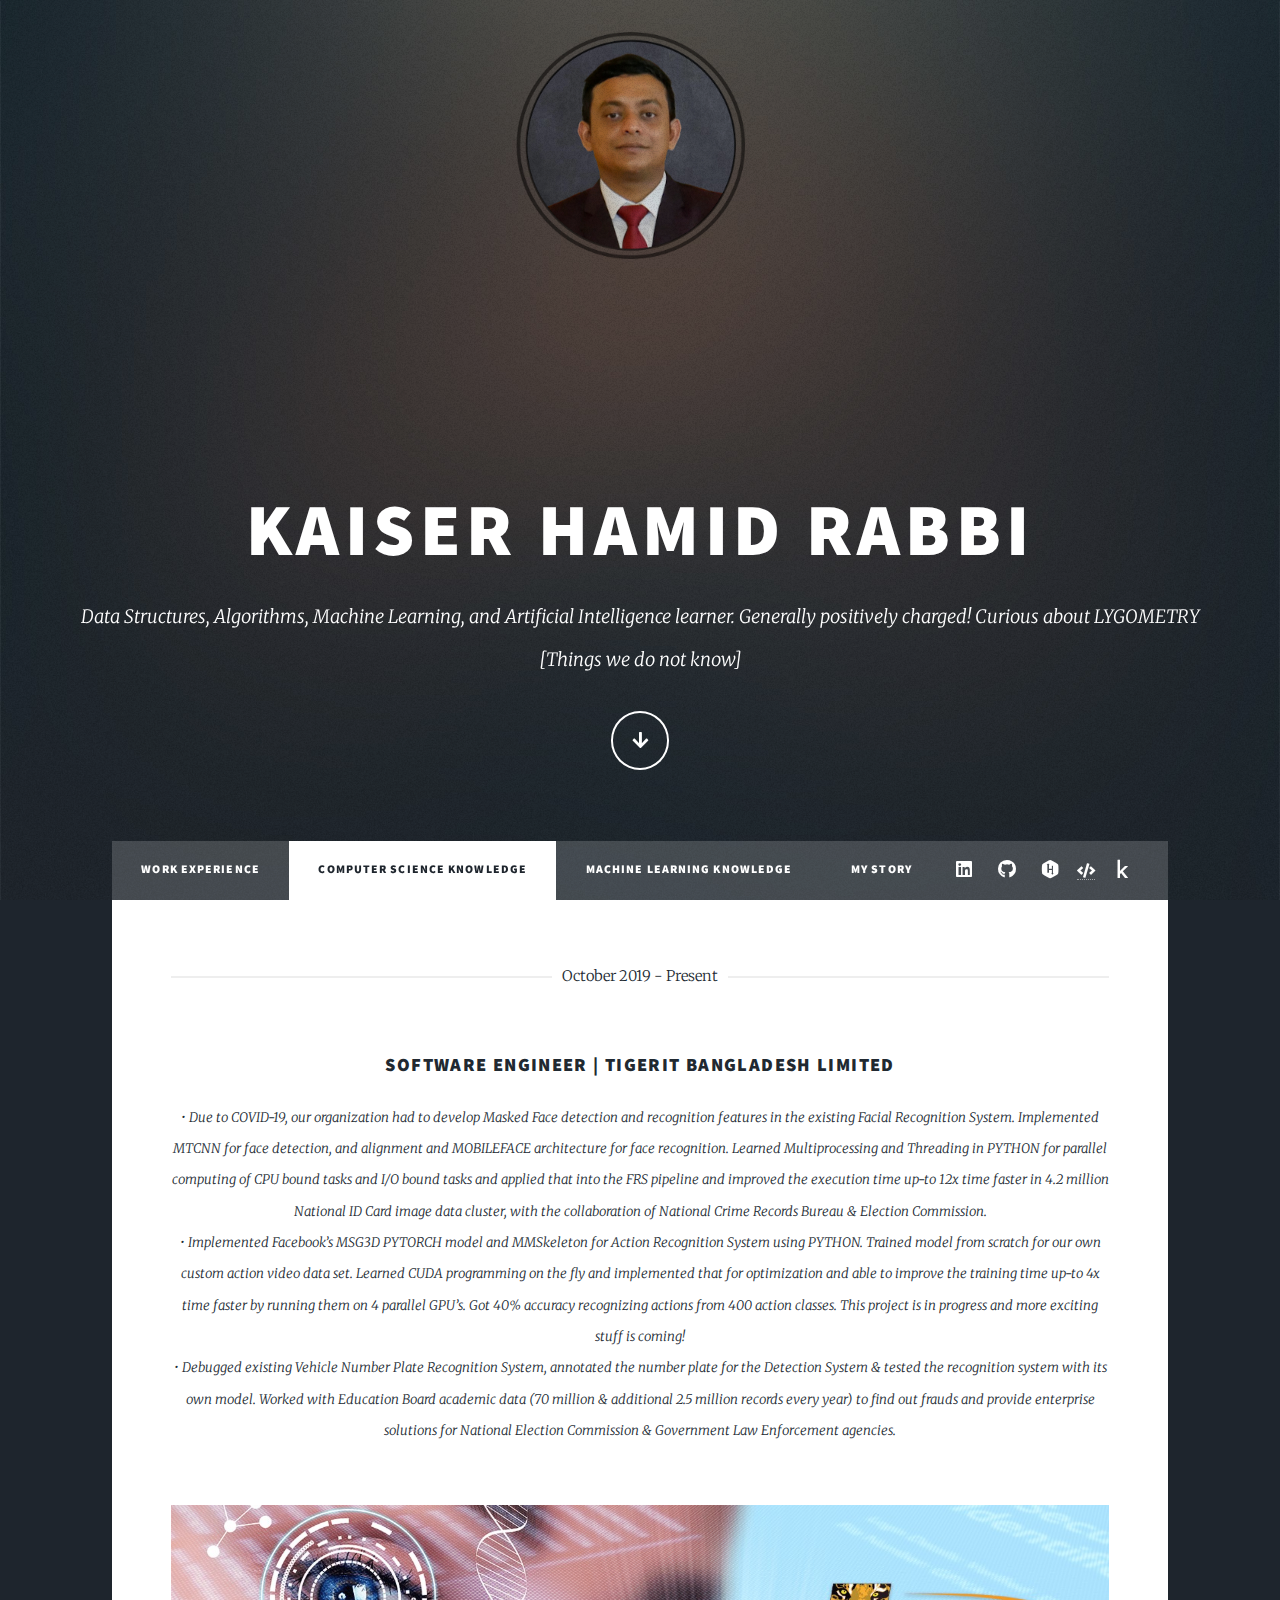
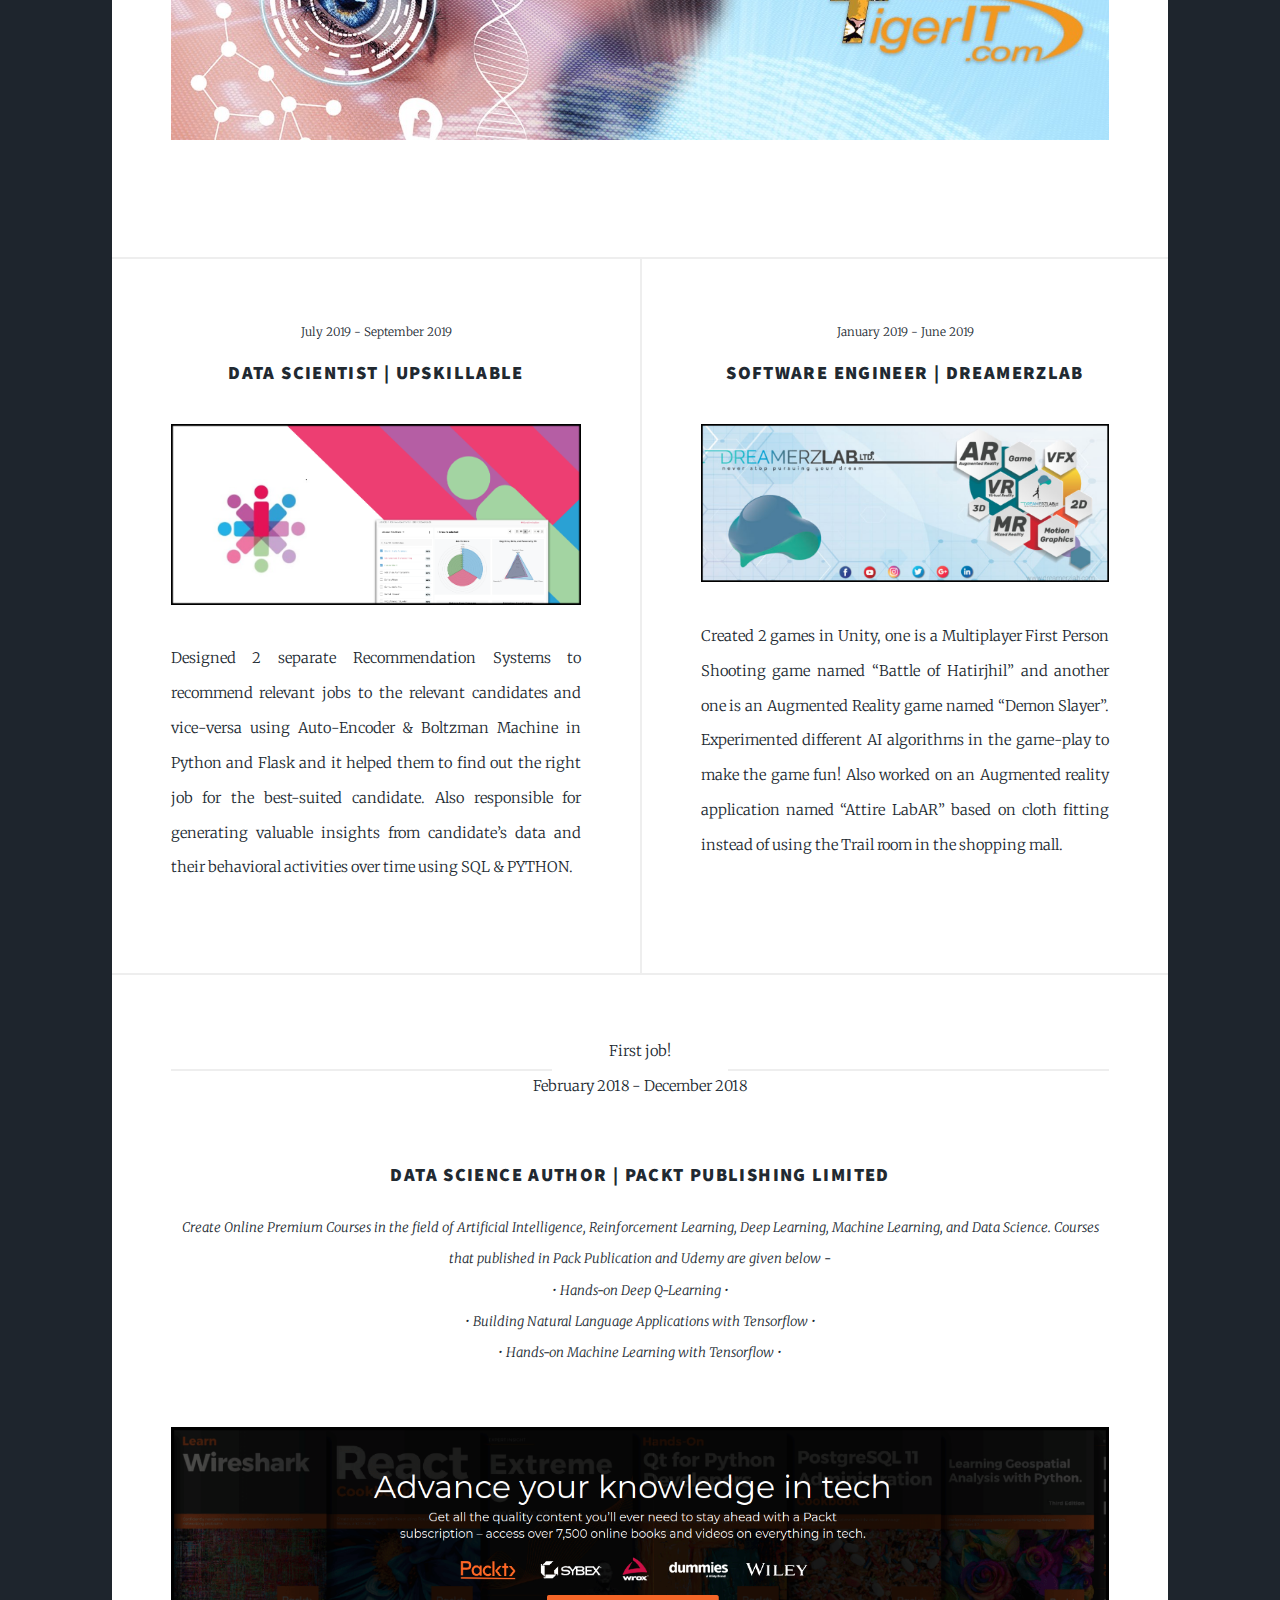
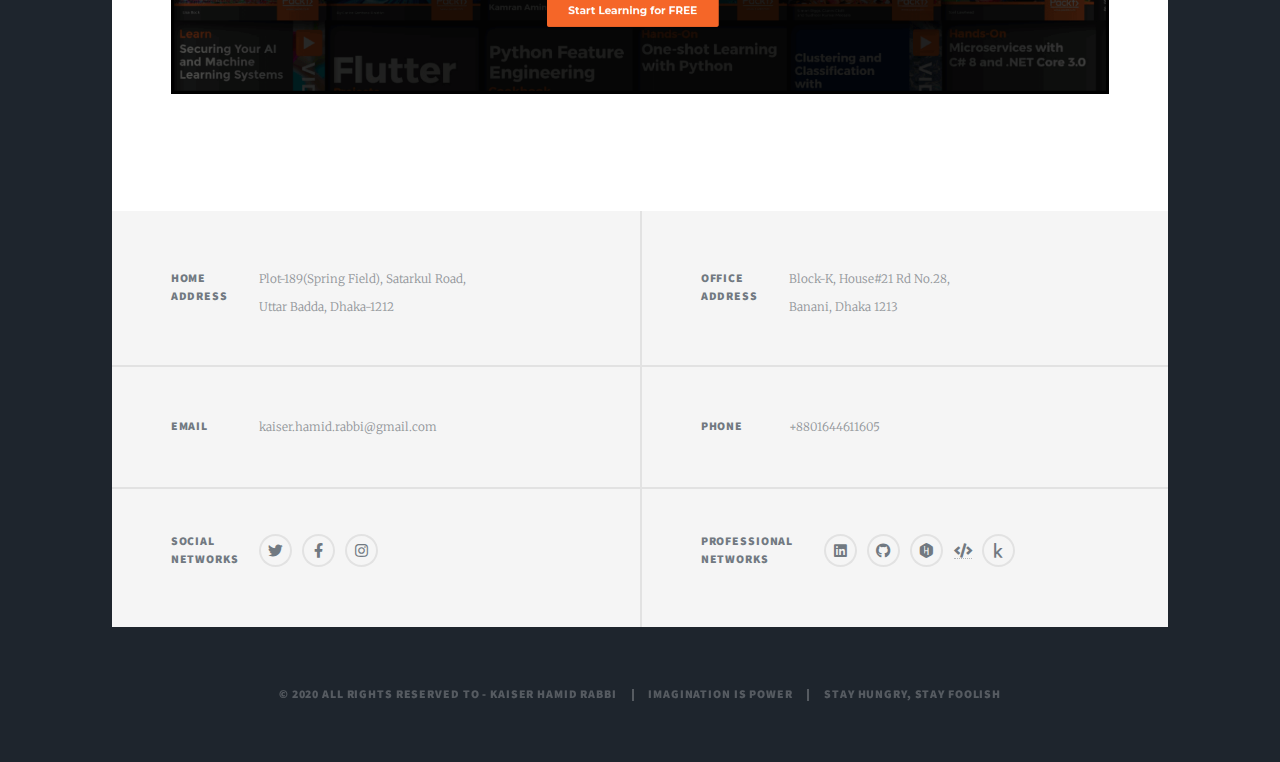
<file: computer-science-knowledge.html>
<!DOCTYPE HTML>
<!--
	Massively by HTML5 UP
	html5up.net | @ajlkn
	Free for personal and commercial use under the CCA 3.0 license (html5up.net/license)
-->
<html>
	<head>
		<title>Kaiser Hamid Rabbi</title>
		<meta charset="utf-8" />
		<meta name="viewport" content="width=device-width, initial-scale=1, user-scalable=no" />
		<link rel="stylesheet" href="assets/css/main.css" />
		<noscript><link rel="stylesheet" href="assets/css/noscript.css" /></noscript>
	</head>
	<body class="is-preload">

		<!-- Wrapper -->
			<div id="wrapper" class="fade-in">

				<!-- Intro -->
					<div id="intro">
						<h1>Kaiser Hamid Rabbi</h1>
						<p>Data Structures, Algorithms, Machine Learning, and Artificial Intelligence learner. Generally positively charged! Curious about LYGOMETRY [Things we do not know]</p>
						<ul class="actions">
							<li><a href="#header" class="button icon solid solo fa-arrow-down scrolly">Continue</a></li>
						</ul>
					</div>

				<!-- Header -->
					<header id="header">
						<a class="logo">Welcome to my Portfolio</a>
					</header>

				<!-- Nav -->
					<nav id="nav">
						<ul class="links">
							<li><a href="index.html">Work Experience</a></li>
							<li class="active"><a href="computer-science-knowledge.html">Computer Science Knowledge</a></li>
							<li><a href="machine-learning-knowledge.html">Machine Learning Knowledge</a></li>
							<li><a href="my-story.html">My Story</a></li>
						</ul>
						<ul class="icons">
							<li><a href="https://www.linkedin.com/in/kaiserhamidrabbi/" class="icon brands fa-linkedin"><span class="label">LinkedIn</span></a></li>
							<li><a href="https://github.com/kaiser-hamid-rabbi" class="icon brands fa-github"><span class="label">GitHub</span></a></li>
							<li><a href="https://www.hackerrank.com/kaiserhamidrabbi" class="icon brands fa-hackerrank"><span class="label">HackerRank</span></a></li>
							<li><a href="https://leetcode.com/kaiser-hamid-rabbi/" class="fa fa-fw fa-code"></i></a></li>
							<li><a href="https://www.kaggle.com/zerone288" class="icon brands alt fa-kaggle"><span class="label">Instagram</span></a></li>
							
						</ul>
					</nav>

				<!-- Main -->
					<div id="main">

						<!-- Featured Post -->
						<article class="post featured">
							<header class="major">
								<span class="date">October 2019 - Present</span>
								<h3><a href="#">Software Engineer | TigerIT Bangladesh Limited<br /></a></h3>
							<p>• Due to COVID-19, our organization had to develop Masked Face detection and recognition features in the existing Facial Recognition System. Implemented MTCNN for face detection, and alignment and MOBILEFACE architecture for face recognition. Learned Multiprocessing and Threading in PYTHON for parallel computing of CPU bound tasks and I/O bound tasks and applied that into the FRS pipeline and improved the execution time up-to 12x time faster in 4.2 million National ID Card image data cluster, with the collaboration of National Crime Records Bureau & Election Commission.<br />
								• Implemented Facebook’s MSG3D PYTORCH model and MMSkeleton for Action Recognition System using PYTHON. Trained model from scratch for our own custom action video data set. Learned CUDA programming on the fly and implemented that for optimization and able to improve the training time up-to 4x time faster by running them on 4 parallel GPU’s. Got 40% accuracy recognizing actions from 400 action classes. This project is in progress and more exciting stuff is coming!<br />
								• Debugged existing Vehicle Number Plate Recognition System, annotated the number plate for the Detection System & tested the recognition system with its own model. Worked with Education Board academic data (70 million & additional 2.5 million records every year) to find out frauds and provide enterprise solutions for National Election Commission & Government Law Enforcement agencies.</p>
							</header>
							<a href="#" class="image main"><img src="images/1.jpeg" alt="" /></a>
							
						</article>

						<!-- Posts -->
							<section class="posts">
								<article>
									<header>
										<span class="date">July 2019 - September 2019</span>
										<h3><a href="#">Data Scientist | Upskillable</a></h3>
									</header>
									<a href="#" class="image fit"><img src="images/2.png" alt="" /></a>
									<p>Designed 2 separate Recommendation Systems to recommend relevant jobs to the relevant candidates and vice-versa using Auto-Encoder & Boltzman Machine in Python and Flask and it helped them to find out the right job for the best-suited candidate. Also responsible for generating valuable insights from candidate’s data and their behavioral activities over time using SQL & PYTHON.</p>
									<ul class="actions special">
									</ul>
								</article>
								<article>
									<header>
										<span class="date">January 2019 - June 2019</span>
										<h3><a href="#">Software Engineer | DreamerzLab</a></h3>
									</header>
									<a href="#" class="image fit"><img src="images/3.png" alt="" /></a>
									<p>Created 2 games in Unity, one is a Multiplayer First Person Shooting game named “Battle of Hatirjhil” and another one is an Augmented Reality game named “Demon Slayer”. Experimented different AI algorithms in the game-play to make the game fun! Also worked on an Augmented reality application named “Attire LabAR” based on cloth fitting instead of using the Trail room in the shopping mall.</p>
									<ul class="actions special">
									</ul>
								</article>
							</section>

						<!-- Featured Post -->
						<article class="post featured">
							<header class="major">
								<span class="date">First job!<br>February 2018 - December 2018</span>
								<h3><a href="#">Data Science Author | PACKT PUBLISHING LIMITED<br /></a></h3>
							<p>Create Online Premium Courses in the field of Artificial Intelligence, Reinforcement Learning, Deep Learning, Machine Learning, and Data Science. Courses that published in Pack Publication and Udemy are given below -<br>
								• Hands-on Deep Q-Learning •<br>
								• Building Natural Language Applications  with Tensorflow •<br>
								• Hands-on Machine Learning with Tensorflow •</p>
							</header>
							<a href="#" class="image main"><img src="images/4.png" alt="" /></a>
							
						</article>
					</div>

				<!-- Footer -->
					<footer id="footer">
						<section class="split contact">
							<section class="alt">
								<h3>Home Address</h3>
								<p>Plot-189(Spring Field), Satarkul Road, <br />
									Uttar Badda, Dhaka-1212</p>
							</section>
							<section>
								<h3>Email</h3>
								<p>kaiser.hamid.rabbi@gmail.com</p>
							</section>
							<section>
								<h3>Social Networks</h3>
								<ul class="icons alt">
									<li><a href="https://twitter.com/KaiserRabbi" class="icon brands alt fa-twitter"><span class="label">Twitter</span></a></li>
									<li><a href="https://www.facebook.com/kaiser.hamid.rabbi/" class="icon brands alt fa-facebook-f"><span class="label">Facebook</span></a></li>
									<li><a href="https://www.instagram.com/kaiser.hamid.rabbi/" class="icon brands alt fa-instagram"><span class="label">Instagram</span></a></li>
								</ul>
							</section>
						</section>
						<section class="split contact">
							<section class="alt">
								<h3>Office Address</h3>
								<p>Block-K, House#21 Rd No.28, <br />
									Banani, Dhaka 1213</p>
							</section>
							<section>
								<h3>Phone</h3>
								<p>+8801644611605</p>
							</section>
							<section>
								<h3>Professional Networks</h3>
								<ul class="icons alt">
									<li><a style="padding-left:35px;" href="https://www.linkedin.com/in/kaiserhamidrabbi/" class="icon brands fa-linkedin"><span class="label">LinkedIn</span></a></li>
									<li><a href="https://github.com/kaiser-hamid-rabbi" class="icon brands fa-github"><span class="label">GitHub</span></a></li>
									<li><a href="https://www.hackerrank.com/kaiserhamidrabbi" class="icon brands fa-hackerrank"><span class="label">HackerRank</span></a></li>
									<li><a href="https://leetcode.com/kaiser-hamid-rabbi/" class="fa fa-fw fa-code"></i></a></li>
									<li><a href="https://www.kaggle.com/zerone288" class="icon brands alt fa-kaggle"><span class="label">Instagram</span></a></li>
								</ul>
							</section>
						</section>
					</footer>

				<!-- Copyright -->
					<div id="copyright">
						<ul><li>&copy; 2020 All rights reserved to - Kaiser Hamid Rabbi</li><li>Imagination is power</li><li>Stay hungry, stay foolish</li></ul>
					</div>

			</div>

		<!-- Scripts -->
			<script src="assets/js/jquery.min.js"></script>
			<script src="assets/js/jquery.scrollex.min.js"></script>
			<script src="assets/js/jquery.scrolly.min.js"></script>
			<script src="assets/js/browser.min.js"></script>
			<script src="assets/js/breakpoints.min.js"></script>
			<script src="assets/js/util.js"></script>
			<script src="assets/js/main.js"></script>

	</body>
</html>
</file>
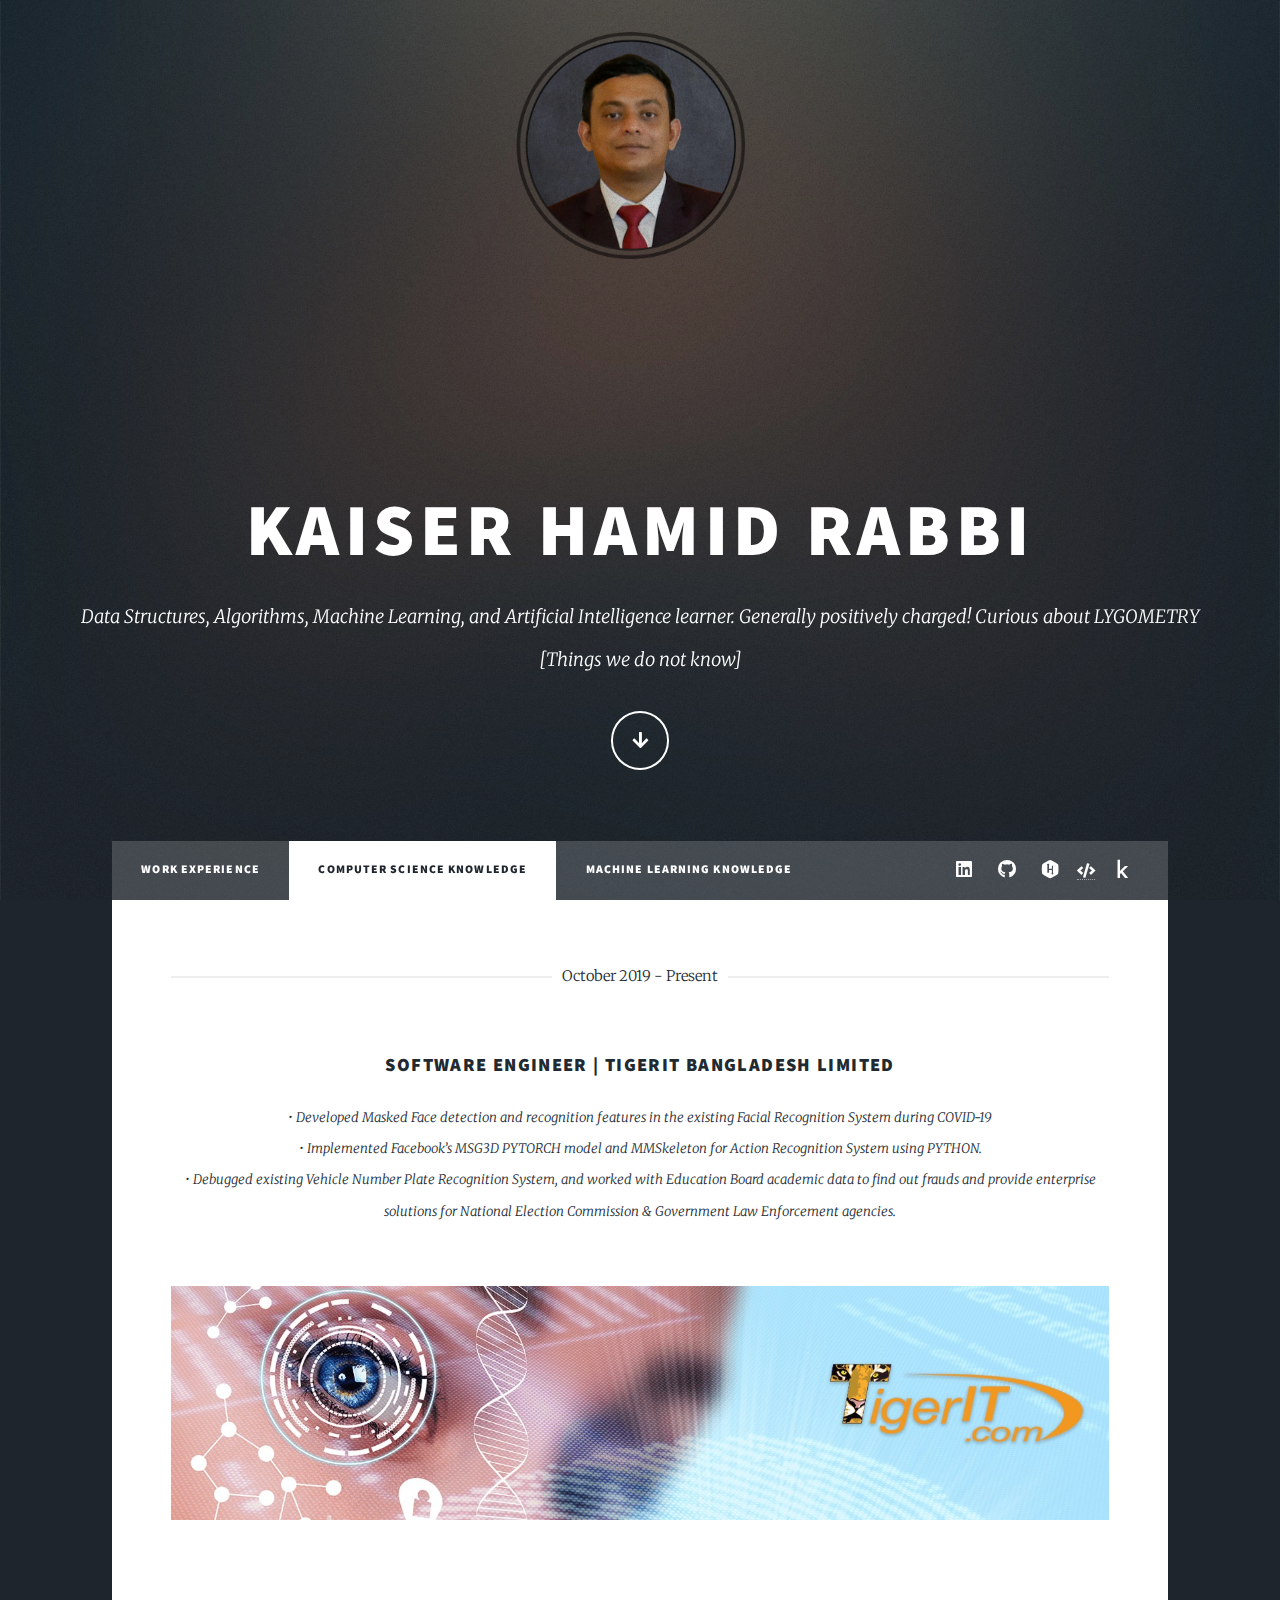
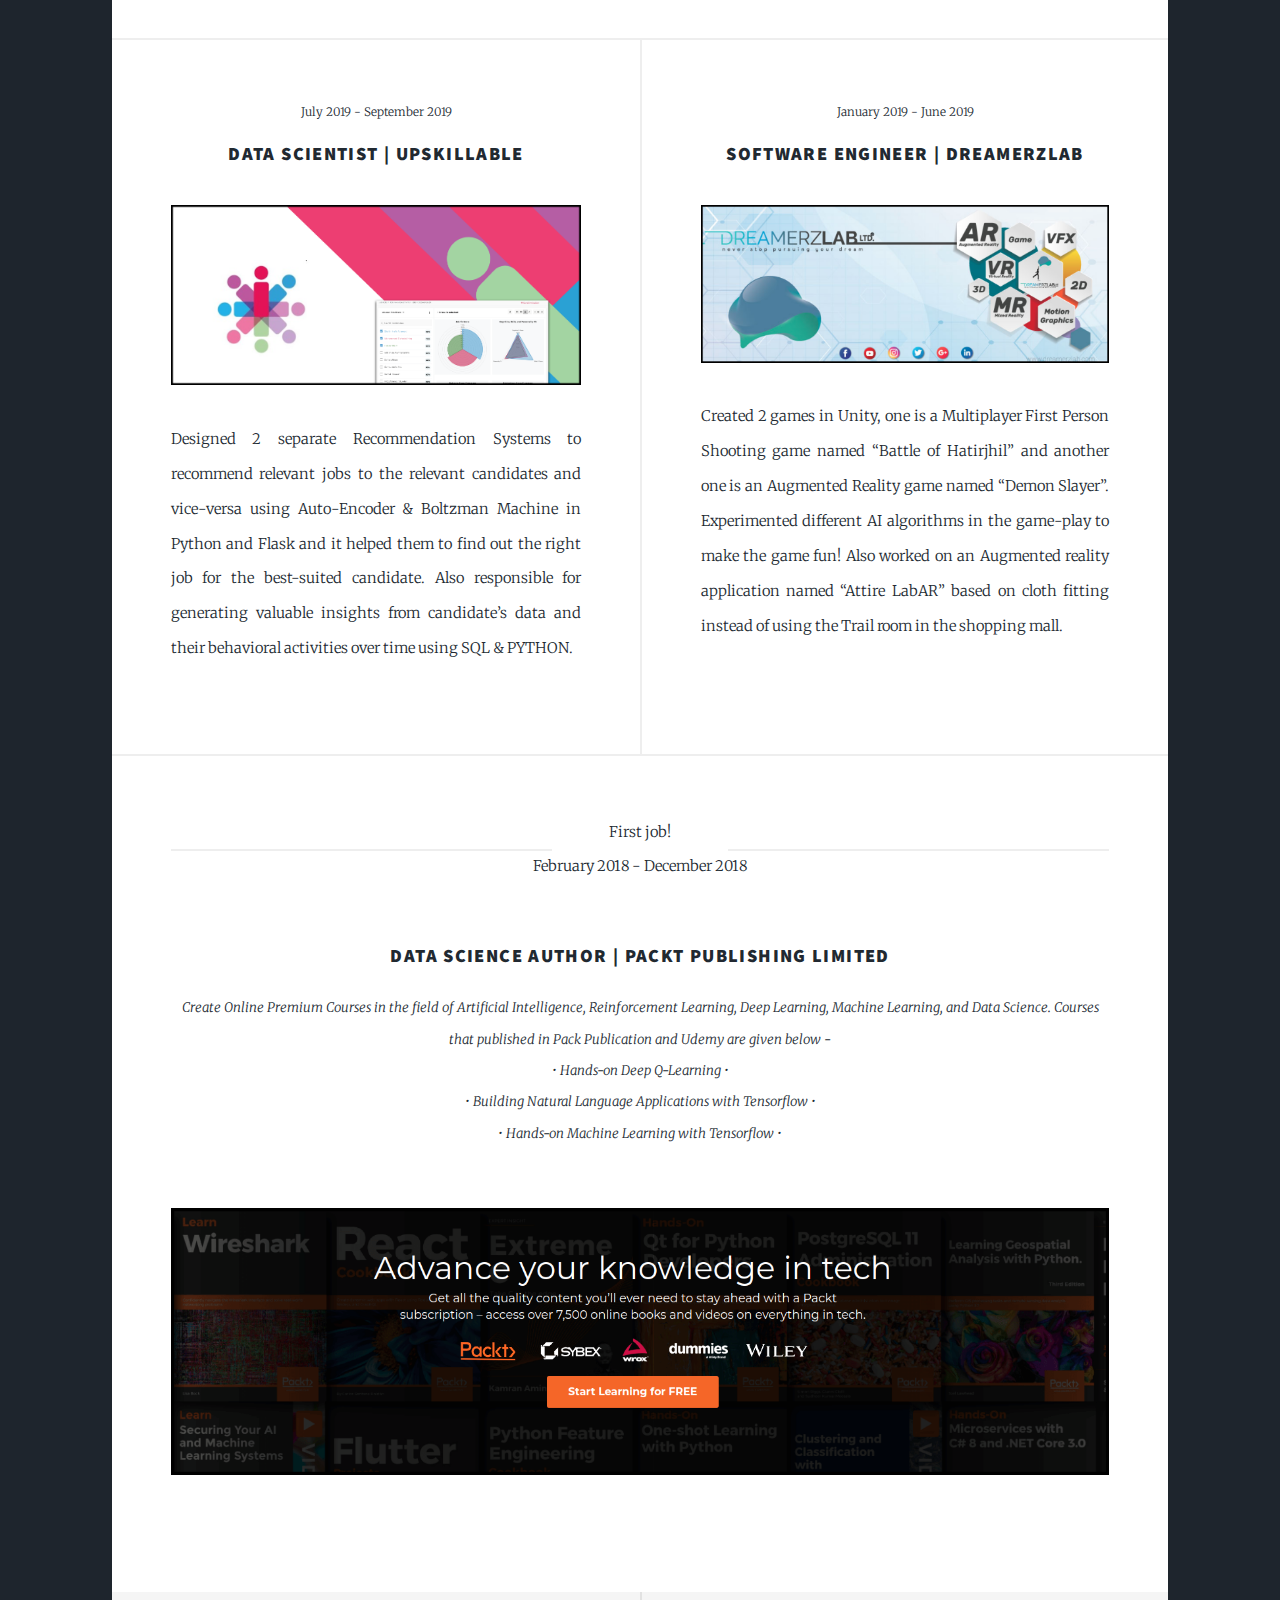
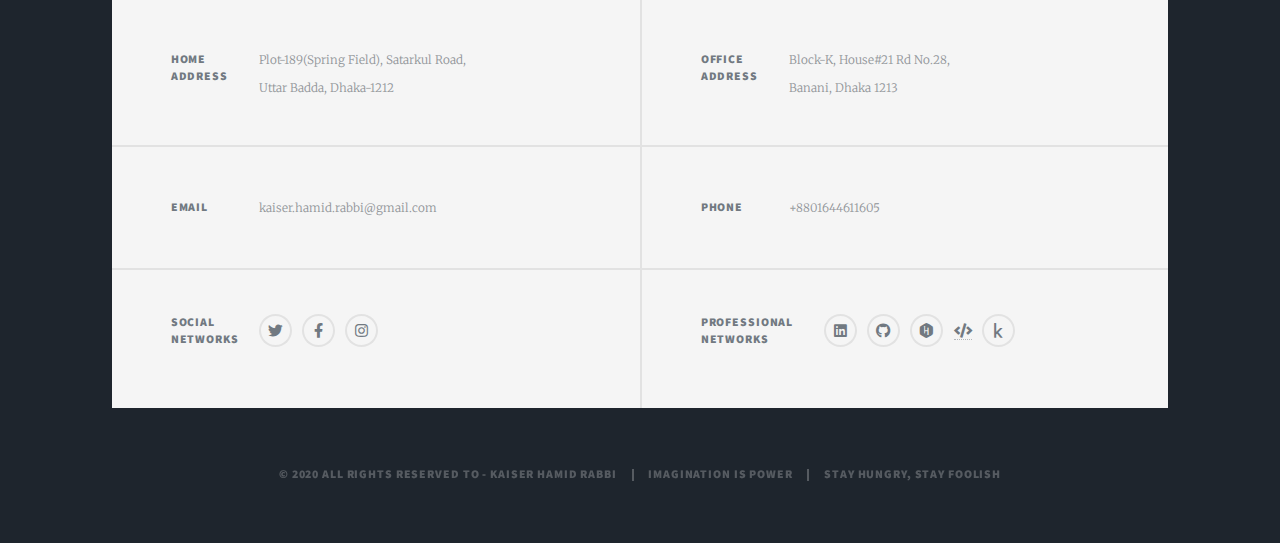
<file: computer_science_knowledge.html>
<!DOCTYPE HTML>
<!--
	Massively by HTML5 UP
	html5up.net | @ajlkn
	Free for personal and commercial use under the CCA 3.0 license (html5up.net/license)
-->
<html>
	<head>
		<title>Kaiser Hamid Rabbi</title>
		<meta charset="utf-8" />
		<meta name="viewport" content="width=device-width, initial-scale=1, user-scalable=no" />
		<link rel="stylesheet" href="assets/css/main.css" />
		<noscript><link rel="stylesheet" href="assets/css/noscript.css" /></noscript>
	</head>
	<body class="is-preload">

		<!-- Wrapper -->
			<div id="wrapper" class="fade-in">

				<!-- Intro -->
					<div id="intro">
						<h1>Kaiser Hamid Rabbi</h1>
						<p>Data Structures, Algorithms, Machine Learning, and Artificial Intelligence learner. Generally positively charged! Curious about LYGOMETRY [Things we do not know]</p>
						<ul class="actions">
							<li><a href="#header" class="button icon solid solo fa-arrow-down scrolly">Continue</a></li>
						</ul>
					</div>

				<!-- Header -->
					<header id="header">
						<a class="logo">Welcome to my Portfolio</a>
					</header>

				<!-- Nav -->
					<nav id="nav">
						<ul class="links">
							<li><a href="index.html">Work Experience</a></li>
							<li class="active"><a href="computer_science_knowledge.html">Computer Science Knowledge</a></li>
							<li><a href="machine_learning-knowledge.html">Machine Learning Knowledge</a></li>
						</ul>
						<ul class="icons">
							<li><a href="https://www.linkedin.com/in/kaiserhamidrabbi/" class="icon brands fa-linkedin"><span class="label">LinkedIn</span></a></li>
							<li><a href="https://github.com/kaiser-hamid-rabbi" class="icon brands fa-github"><span class="label">GitHub</span></a></li>
							<li><a href="https://www.hackerrank.com/kaiserhamidrabbi" class="icon brands fa-hackerrank"><span class="label">HackerRank</span></a></li>
							<li><a href="https://leetcode.com/kaiser-hamid-rabbi/" class="fa fa-fw fa-code"></i></a></li>
							<li><a href="https://www.kaggle.com/zerone288" class="icon brands alt fa-kaggle"><span class="label">Instagram</span></a></li>
							
						</ul>
					</nav>

				<!-- Main -->
					<div id="main">

						<!-- Featured Post -->
							<article class="post featured">
								<header class="major">
									<span class="date">October 2019 - Present</span>
									<h3><a href="#">Software Engineer | TigerIT Bangladesh Limited<br /></a></h3>
								<p>• Developed Masked Face detection and recognition features in the existing Facial Recognition System during COVID-19<br />
									• Implemented Facebook’s MSG3D PYTORCH model and MMSkeleton for Action Recognition System using PYTHON.<br />
									• Debugged existing Vehicle Number Plate Recognition System, and worked with Education Board academic data to find out frauds and provide enterprise solutions for National Election Commission & Government Law Enforcement agencies.</p>
								</header>
								<a href="#" class="image main"><img src="images/1.jpeg" alt="" /></a>
								
							</article>

						<!-- Posts -->
							<section class="posts">
								<article>
									<header>
										<span class="date">July 2019 - September 2019</span>
										<h3><a href="#">Data Scientist | Upskillable</a></h3>
									</header>
									<a href="#" class="image fit"><img src="images/2.png" alt="" /></a>
									<p>Designed 2 separate Recommendation Systems to recommend relevant jobs to the relevant candidates and vice-versa using Auto-Encoder & Boltzman Machine in Python and Flask and it helped them to find out the right job for the best-suited candidate. Also responsible for generating valuable insights from candidate’s data and their behavioral activities over time using SQL & PYTHON.</p>
									<ul class="actions special">
									</ul>
								</article>
								<article>
									<header>
										<span class="date">January 2019 - June 2019</span>
										<h3><a href="#">Software Engineer | DreamerzLab</a></h3>
									</header>
									<a href="#" class="image fit"><img src="images/3.png" alt="" /></a>
									<p>Created 2 games in Unity, one is a Multiplayer First Person Shooting game named “Battle of Hatirjhil” and another one is an Augmented Reality game named “Demon Slayer”. Experimented different AI algorithms in the game-play to make the game fun! Also worked on an Augmented reality application named “Attire LabAR” based on cloth fitting instead of using the Trail room in the shopping mall.</p>
									<ul class="actions special">
									</ul>
								</article>
							</section>

						<!-- Featured Post -->
						<article class="post featured">
							<header class="major">
								<span class="date">First job!<br>February 2018 - December 2018</span>
								<h3><a href="#">Data Science Author | PACKT PUBLISHING LIMITED<br /></a></h3>
							<p>Create Online Premium Courses in the field of Artificial Intelligence, Reinforcement Learning, Deep Learning, Machine Learning, and Data Science. Courses that published in Pack Publication and Udemy are given below -<br>
								• Hands-on Deep Q-Learning •<br>
								• Building Natural Language Applications  with Tensorflow •<br>
								• Hands-on Machine Learning with Tensorflow •</p>
							</header>
							<a href="#" class="image main"><img src="images/4.png" alt="" /></a>
							
						</article>
					</div>

				<!-- Footer -->
					<footer id="footer">
						<section class="split contact">
							<section class="alt">
								<h3>Home Address</h3>
								<p>Plot-189(Spring Field), Satarkul Road, <br />
									Uttar Badda, Dhaka-1212</p>
							</section>
							<section>
								<h3>Email</h3>
								<p>kaiser.hamid.rabbi@gmail.com</p>
							</section>
							<section>
								<h3>Social Networks</h3>
								<ul class="icons alt">
									<li><a href="https://twitter.com/KaiserRabbi" class="icon brands alt fa-twitter"><span class="label">Twitter</span></a></li>
									<li><a href="https://www.facebook.com/kaiser.hamid.rabbi/" class="icon brands alt fa-facebook-f"><span class="label">Facebook</span></a></li>
									<li><a href="https://www.instagram.com/kaiser.hamid.rabbi/" class="icon brands alt fa-instagram"><span class="label">Instagram</span></a></li>
								</ul>
							</section>
						</section>
						<section class="split contact">
							<section class="alt">
								<h3>Office Address</h3>
								<p>Block-K, House#21 Rd No.28, <br />
									Banani, Dhaka 1213</p>
							</section>
							<section>
								<h3>Phone</h3>
								<p>+8801644611605</p>
							</section>
							<section>
								<h3>Professional Networks</h3>
								<ul class="icons alt">
									<li><a style="padding-left:35px;" href="https://www.linkedin.com/in/kaiserhamidrabbi/" class="icon brands fa-linkedin"><span class="label">LinkedIn</span></a></li>
									<li><a href="https://github.com/kaiser-hamid-rabbi" class="icon brands fa-github"><span class="label">GitHub</span></a></li>
									<li><a href="https://www.hackerrank.com/kaiserhamidrabbi" class="icon brands fa-hackerrank"><span class="label">HackerRank</span></a></li>
									<li><a href="https://leetcode.com/kaiser-hamid-rabbi/" class="fa fa-fw fa-code"></i></a></li>
									<li><a href="https://www.kaggle.com/zerone288" class="icon brands alt fa-kaggle"><span class="label">Instagram</span></a></li>
								</ul>
							</section>
						</section>
					</footer>

				<!-- Copyright -->
					<div id="copyright">
						<ul><li>&copy; 2020 All rights reserved to - Kaiser Hamid Rabbi</li><li>Imagination is power</li><li>Stay hungry, stay foolish</li></ul>
					</div>

			</div>

		<!-- Scripts -->
			<script src="assets/js/jquery.min.js"></script>
			<script src="assets/js/jquery.scrollex.min.js"></script>
			<script src="assets/js/jquery.scrolly.min.js"></script>
			<script src="assets/js/browser.min.js"></script>
			<script src="assets/js/breakpoints.min.js"></script>
			<script src="assets/js/util.js"></script>
			<script src="assets/js/main.js"></script>

	</body>
</html>
</file>
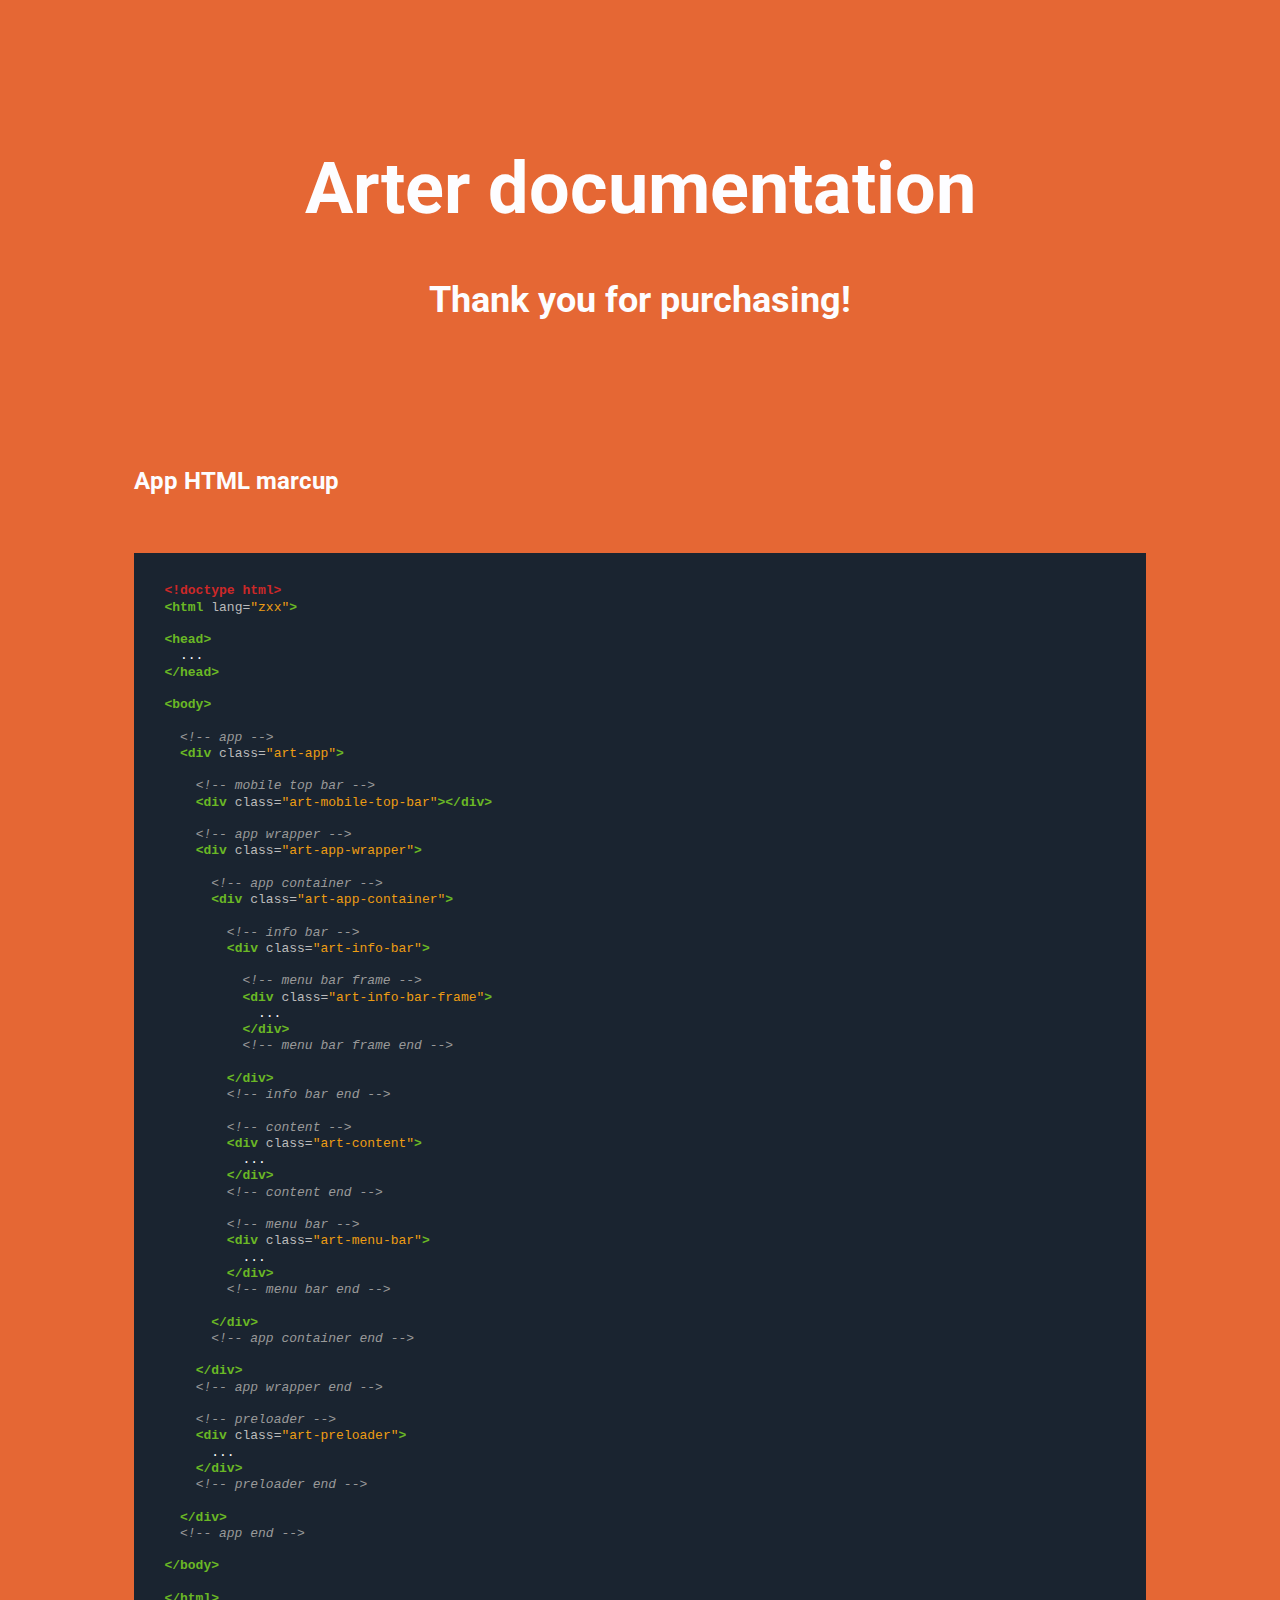
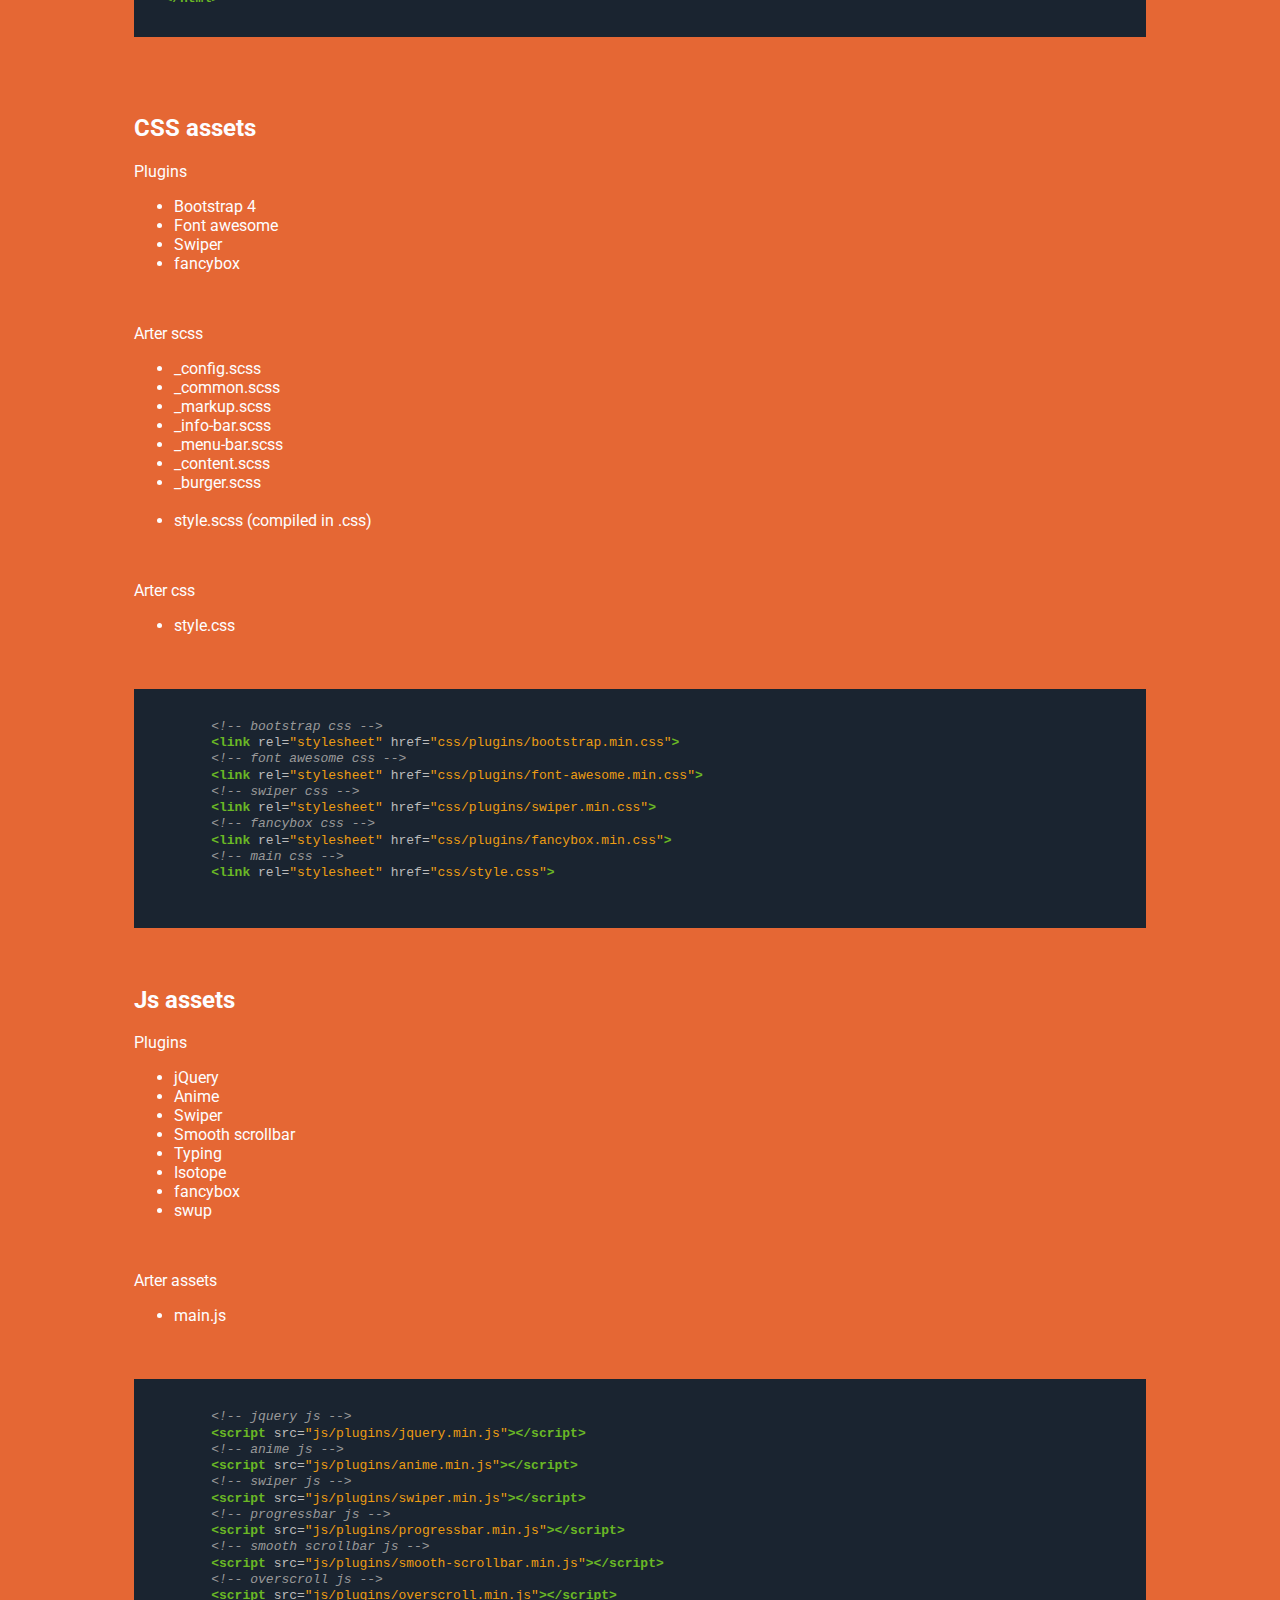
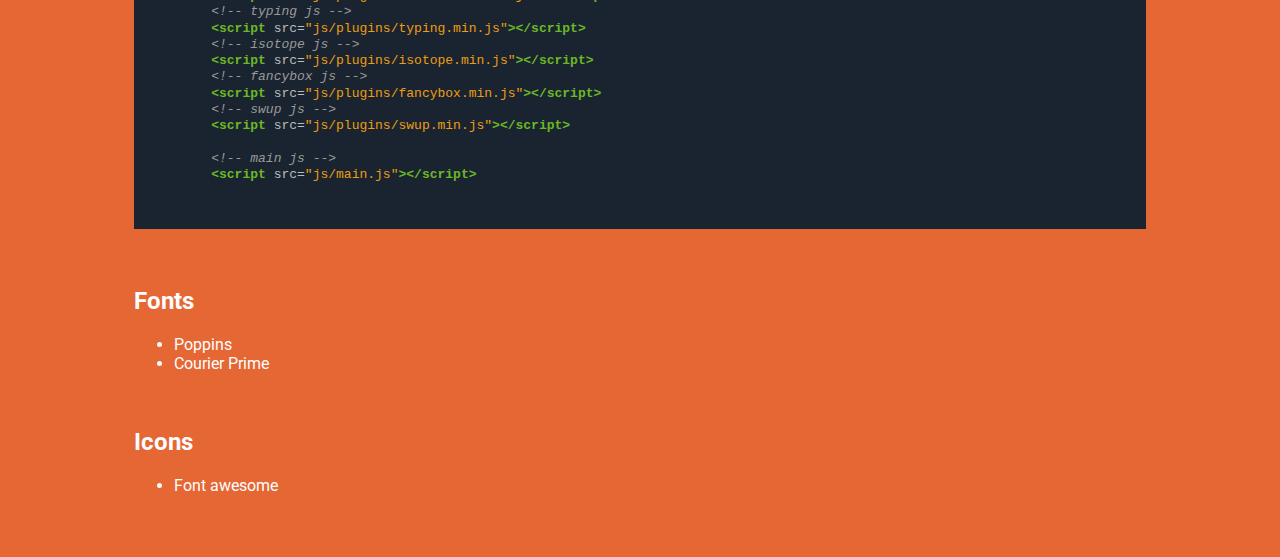
<file: documentation.html>
<!DOCTYPE html>
<html lang="zxx">

<head>
  <meta charset="UTF-8">
  <title>Arter documentation</title>
  <style>
    @import url('https://fonts.googleapis.com/css?family=Roboto:100,100i,300,300i,400,400i,500,500i,700,700i,900,900i');

    body {
      font-family: 'Roboto', sans-serif;
      background-color: #E56734;
      color: #FDFDFF;
    }

    header {
      padding: 90px 0;
    }

    .container {
      width: 80%;
      margin: 0 auto;
    }

    h1 {
      font-size: 72px;
      text-align: center;
    }

    h3 {
      font-size: 36px;
      text-align: center;
    }

    a {
      color: #FDFDFF;
      text-decoration: none;
    }

    a:hover {
      color: #FDFDFF;
      text-decoration: underline;
    }

    pre {
      overflow-x: scroll;
      padding: 30px;
      background-color: #1A2430;
      color: #FDFDFF;
    }
  </style>
  
</head>

<body>
  <div class="container">
    <header>
      <h1>Arter documentation</h1>
      <h3>Thank you for purchasing!</h3>
    </header>
    <section class="marcup">
      <h2>App HTML marcup</h2>
      <br>
      <br>


      <!-- HTML generated using hilite.me --><div><pre style="margin: 0; line-height: 125%"><span style="color: #cd2828; font-weight: bold">&lt;!doctype html&gt;</span>
<span style="color: #6ab825; font-weight: bold">&lt;html</span> <span style="color: #bbbbbb">lang=</span><span style="color: #ed9d13">&quot;zxx&quot;</span><span style="color: #6ab825; font-weight: bold">&gt;</span>

<span style="color: #6ab825; font-weight: bold">&lt;head&gt;</span>
  ...
<span style="color: #6ab825; font-weight: bold">&lt;/head&gt;</span>

<span style="color: #6ab825; font-weight: bold">&lt;body&gt;</span>

  <span style="color: #999999; font-style: italic">&lt;!-- app --&gt;</span>
  <span style="color: #6ab825; font-weight: bold">&lt;div</span> <span style="color: #bbbbbb">class=</span><span style="color: #ed9d13">&quot;art-app&quot;</span><span style="color: #6ab825; font-weight: bold">&gt;</span>

    <span style="color: #999999; font-style: italic">&lt;!-- mobile top bar --&gt;</span>
    <span style="color: #6ab825; font-weight: bold">&lt;div</span> <span style="color: #bbbbbb">class=</span><span style="color: #ed9d13">&quot;art-mobile-top-bar&quot;</span><span style="color: #6ab825; font-weight: bold">&gt;&lt;/div&gt;</span>

    <span style="color: #999999; font-style: italic">&lt;!-- app wrapper --&gt;</span>
    <span style="color: #6ab825; font-weight: bold">&lt;div</span> <span style="color: #bbbbbb">class=</span><span style="color: #ed9d13">&quot;art-app-wrapper&quot;</span><span style="color: #6ab825; font-weight: bold">&gt;</span>

      <span style="color: #999999; font-style: italic">&lt;!-- app container --&gt;</span>
      <span style="color: #6ab825; font-weight: bold">&lt;div</span> <span style="color: #bbbbbb">class=</span><span style="color: #ed9d13">&quot;art-app-container&quot;</span><span style="color: #6ab825; font-weight: bold">&gt;</span>

        <span style="color: #999999; font-style: italic">&lt;!-- info bar --&gt;</span>
        <span style="color: #6ab825; font-weight: bold">&lt;div</span> <span style="color: #bbbbbb">class=</span><span style="color: #ed9d13">&quot;art-info-bar&quot;</span><span style="color: #6ab825; font-weight: bold">&gt;</span>

          <span style="color: #999999; font-style: italic">&lt;!-- menu bar frame --&gt;</span>
          <span style="color: #6ab825; font-weight: bold">&lt;div</span> <span style="color: #bbbbbb">class=</span><span style="color: #ed9d13">&quot;art-info-bar-frame&quot;</span><span style="color: #6ab825; font-weight: bold">&gt;</span>
            ...
          <span style="color: #6ab825; font-weight: bold">&lt;/div&gt;</span>
          <span style="color: #999999; font-style: italic">&lt;!-- menu bar frame end --&gt;</span>

        <span style="color: #6ab825; font-weight: bold">&lt;/div&gt;</span>
        <span style="color: #999999; font-style: italic">&lt;!-- info bar end --&gt;</span>

        <span style="color: #999999; font-style: italic">&lt;!-- content --&gt;</span>
        <span style="color: #6ab825; font-weight: bold">&lt;div</span> <span style="color: #bbbbbb">class=</span><span style="color: #ed9d13">&quot;art-content&quot;</span><span style="color: #6ab825; font-weight: bold">&gt;</span>
          ...
        <span style="color: #6ab825; font-weight: bold">&lt;/div&gt;</span>
        <span style="color: #999999; font-style: italic">&lt;!-- content end --&gt;</span>

        <span style="color: #999999; font-style: italic">&lt;!-- menu bar --&gt;</span>
        <span style="color: #6ab825; font-weight: bold">&lt;div</span> <span style="color: #bbbbbb">class=</span><span style="color: #ed9d13">&quot;art-menu-bar&quot;</span><span style="color: #6ab825; font-weight: bold">&gt;</span>
          ...
        <span style="color: #6ab825; font-weight: bold">&lt;/div&gt;</span>
        <span style="color: #999999; font-style: italic">&lt;!-- menu bar end --&gt;</span>

      <span style="color: #6ab825; font-weight: bold">&lt;/div&gt;</span>
      <span style="color: #999999; font-style: italic">&lt;!-- app container end --&gt;</span>

    <span style="color: #6ab825; font-weight: bold">&lt;/div&gt;</span>
    <span style="color: #999999; font-style: italic">&lt;!-- app wrapper end --&gt;</span>

    <span style="color: #999999; font-style: italic">&lt;!-- preloader --&gt;</span>
    <span style="color: #6ab825; font-weight: bold">&lt;div</span> <span style="color: #bbbbbb">class=</span><span style="color: #ed9d13">&quot;art-preloader&quot;</span><span style="color: #6ab825; font-weight: bold">&gt;</span>
      ...
    <span style="color: #6ab825; font-weight: bold">&lt;/div&gt;</span>
    <span style="color: #999999; font-style: italic">&lt;!-- preloader end --&gt;</span>

  <span style="color: #6ab825; font-weight: bold">&lt;/div&gt;</span>
  <span style="color: #999999; font-style: italic">&lt;!-- app end --&gt;</span>

<span style="color: #6ab825; font-weight: bold">&lt;/body&gt;</span>

<span style="color: #6ab825; font-weight: bold">&lt;/html&gt;</span>
</pre></div>



      <br>

    </section>
    <section class="css-assets">
      <br>
      <br>
      <h2>CSS assets</h2>
      <p>Plugins</p>
      <ul>
        <li><a target="_blank" href="https://getbootstrap.com">Bootstrap 4</a></li>
        <li><a target="_blank" href="https://fontawesome.com/v4.7.0/icons/">Font awesome</a></li>
        <li><a target="_blank" href="https://idangero.us/swiper/">Swiper</a></li>
        <li><a target="_blank" href="https://fancyapps.com/fancybox/3/">fancybox</a></li>
      </ul>
      <br>
      <p>Arter scss</p>
      <ul>
        <li>_config.scss</li>
        <li>_common.scss</li>
        <li>_markup.scss</li>
        <li>_info-bar.scss</li>
        <li>_menu-bar.scss</li>
        <li>_content.scss</li>
        <li>_burger.scss</li>
        <br>
        <li>style.scss (compiled in .css)</li>
      </ul>
      <br>
      <p>Arter css</p>
      <ul>
        <li>style.css</li>
      </ul>
      <br>
      <br>


      <!-- HTML generated using hilite.me --><div><pre style="margin: 0; line-height: 125%">      <span style="color: #999999; font-style: italic">&lt;!-- bootstrap css --&gt;</span>
      <span style="color: #6ab825; font-weight: bold">&lt;link</span> <span style="color: #bbbbbb">rel=</span><span style="color: #ed9d13">&quot;stylesheet&quot;</span> <span style="color: #bbbbbb">href=</span><span style="color: #ed9d13">&quot;css/plugins/bootstrap.min.css&quot;</span><span style="color: #6ab825; font-weight: bold">&gt;</span>
      <span style="color: #999999; font-style: italic">&lt;!-- font awesome css --&gt;</span>
      <span style="color: #6ab825; font-weight: bold">&lt;link</span> <span style="color: #bbbbbb">rel=</span><span style="color: #ed9d13">&quot;stylesheet&quot;</span> <span style="color: #bbbbbb">href=</span><span style="color: #ed9d13">&quot;css/plugins/font-awesome.min.css&quot;</span><span style="color: #6ab825; font-weight: bold">&gt;</span>
      <span style="color: #999999; font-style: italic">&lt;!-- swiper css --&gt;</span>
      <span style="color: #6ab825; font-weight: bold">&lt;link</span> <span style="color: #bbbbbb">rel=</span><span style="color: #ed9d13">&quot;stylesheet&quot;</span> <span style="color: #bbbbbb">href=</span><span style="color: #ed9d13">&quot;css/plugins/swiper.min.css&quot;</span><span style="color: #6ab825; font-weight: bold">&gt;</span>
      <span style="color: #999999; font-style: italic">&lt;!-- fancybox css --&gt;</span>
      <span style="color: #6ab825; font-weight: bold">&lt;link</span> <span style="color: #bbbbbb">rel=</span><span style="color: #ed9d13">&quot;stylesheet&quot;</span> <span style="color: #bbbbbb">href=</span><span style="color: #ed9d13">&quot;css/plugins/fancybox.min.css&quot;</span><span style="color: #6ab825; font-weight: bold">&gt;</span>
      <span style="color: #999999; font-style: italic">&lt;!-- main css --&gt;</span>
      <span style="color: #6ab825; font-weight: bold">&lt;link</span> <span style="color: #bbbbbb">rel=</span><span style="color: #ed9d13">&quot;stylesheet&quot;</span> <span style="color: #bbbbbb">href=</span><span style="color: #ed9d13">&quot;css/style.css&quot;</span><span style="color: #6ab825; font-weight: bold">&gt;</span>
      </pre></div>




    </section>
    <section class="js assets">
      <br>
      <br>
      <h2>Js assets</h2>
      <p>Plugins</p>
      <ul>
        <li><a target="_blank" href="https://jquery.com">jQuery</a></li>
        <li><a target="_blank" href="http://animejs.com">Anime</a></li>
        <li><a target="_blank" href="https://idangero.us/swiper/">Swiper</a></li>
        <li><a target="_blank" href="https://idiotwu.github.io/smooth-scrollbar/">Smooth scrollbar</a></li>
        <li><a target="_blank" href="#.">Typing</a></li>
        <li><a target="_blank" href="https://isotope.metafizzy.co">Isotope</a></li>
        <li><a target="_blank" href="https://fancyapps.com/fancybox/3/">fancybox</a></li>
        <li><a target="_blank" href="https://swup.js.org">swup</a></li>
      </ul>
      <br>
      <p>Arter assets</p>
      <ul>
        <li>main.js</li>
      </ul>
      <br>
      <br>

      <!-- HTML generated using hilite.me --><div><pre style="margin: 0; line-height: 125%"><span style="color: #999999; font-style: italic">      &lt;!-- jquery js --&gt;</span>
      <span style="color: #6ab825; font-weight: bold">&lt;script </span><span style="color: #bbbbbb">src=</span><span style="color: #ed9d13">&quot;js/plugins/jquery.min.js&quot;</span><span style="color: #6ab825; font-weight: bold">&gt;&lt;/script&gt;</span>
      <span style="color: #999999; font-style: italic">&lt;!-- anime js --&gt;</span>
      <span style="color: #6ab825; font-weight: bold">&lt;script </span><span style="color: #bbbbbb">src=</span><span style="color: #ed9d13">&quot;js/plugins/anime.min.js&quot;</span><span style="color: #6ab825; font-weight: bold">&gt;&lt;/script&gt;</span>
      <span style="color: #999999; font-style: italic">&lt;!-- swiper js --&gt;</span>
      <span style="color: #6ab825; font-weight: bold">&lt;script </span><span style="color: #bbbbbb">src=</span><span style="color: #ed9d13">&quot;js/plugins/swiper.min.js&quot;</span><span style="color: #6ab825; font-weight: bold">&gt;&lt;/script&gt;</span>
      <span style="color: #999999; font-style: italic">&lt;!-- progressbar js --&gt;</span>
      <span style="color: #6ab825; font-weight: bold">&lt;script </span><span style="color: #bbbbbb">src=</span><span style="color: #ed9d13">&quot;js/plugins/progressbar.min.js&quot;</span><span style="color: #6ab825; font-weight: bold">&gt;&lt;/script&gt;</span>
      <span style="color: #999999; font-style: italic">&lt;!-- smooth scrollbar js --&gt;</span>
      <span style="color: #6ab825; font-weight: bold">&lt;script </span><span style="color: #bbbbbb">src=</span><span style="color: #ed9d13">&quot;js/plugins/smooth-scrollbar.min.js&quot;</span><span style="color: #6ab825; font-weight: bold">&gt;&lt;/script&gt;</span>
      <span style="color: #999999; font-style: italic">&lt;!-- overscroll js --&gt;</span>
      <span style="color: #6ab825; font-weight: bold">&lt;script </span><span style="color: #bbbbbb">src=</span><span style="color: #ed9d13">&quot;js/plugins/overscroll.min.js&quot;</span><span style="color: #6ab825; font-weight: bold">&gt;&lt;/script&gt;</span>
      <span style="color: #999999; font-style: italic">&lt;!-- typing js --&gt;</span>
      <span style="color: #6ab825; font-weight: bold">&lt;script </span><span style="color: #bbbbbb">src=</span><span style="color: #ed9d13">&quot;js/plugins/typing.min.js&quot;</span><span style="color: #6ab825; font-weight: bold">&gt;&lt;/script&gt;</span>
      <span style="color: #999999; font-style: italic">&lt;!-- isotope js --&gt;</span>
      <span style="color: #6ab825; font-weight: bold">&lt;script </span><span style="color: #bbbbbb">src=</span><span style="color: #ed9d13">&quot;js/plugins/isotope.min.js&quot;</span><span style="color: #6ab825; font-weight: bold">&gt;&lt;/script&gt;</span>
      <span style="color: #999999; font-style: italic">&lt;!-- fancybox js --&gt;</span>
      <span style="color: #6ab825; font-weight: bold">&lt;script </span><span style="color: #bbbbbb">src=</span><span style="color: #ed9d13">&quot;js/plugins/fancybox.min.js&quot;</span><span style="color: #6ab825; font-weight: bold">&gt;&lt;/script&gt;</span>
      <span style="color: #999999; font-style: italic">&lt;!-- swup js --&gt;</span>
      <span style="color: #6ab825; font-weight: bold">&lt;script </span><span style="color: #bbbbbb">src=</span><span style="color: #ed9d13">&quot;js/plugins/swup.min.js&quot;</span><span style="color: #6ab825; font-weight: bold">&gt;&lt;/script&gt;</span>

      <span style="color: #999999; font-style: italic">&lt;!-- main js --&gt;</span>
      <span style="color: #6ab825; font-weight: bold">&lt;script </span><span style="color: #bbbbbb">src=</span><span style="color: #ed9d13">&quot;js/main.js&quot;</span><span style="color: #6ab825; font-weight: bold">&gt;&lt;/script&gt;</span>
      </pre></div>




    </section>
    <section class="fonts">
      <br>
      <br>
      <h2>Fonts</h2>
      <ul>
        <li><a target="_blank" href="https://fonts.google.com/">Poppins</a></li>
        <li><a target="_blank" href="https://fonts.google.com/">Courier Prime</a></li>
      </ul>
      <br>
      <h2>Icons</h2>
      <ul>
        <li><a target="_blank" href="https://fontawesome.com">Font awesome</a></li>
      </ul>

    </section>
    <br>
    <br>
  </div>
</body>

</html>
</file>
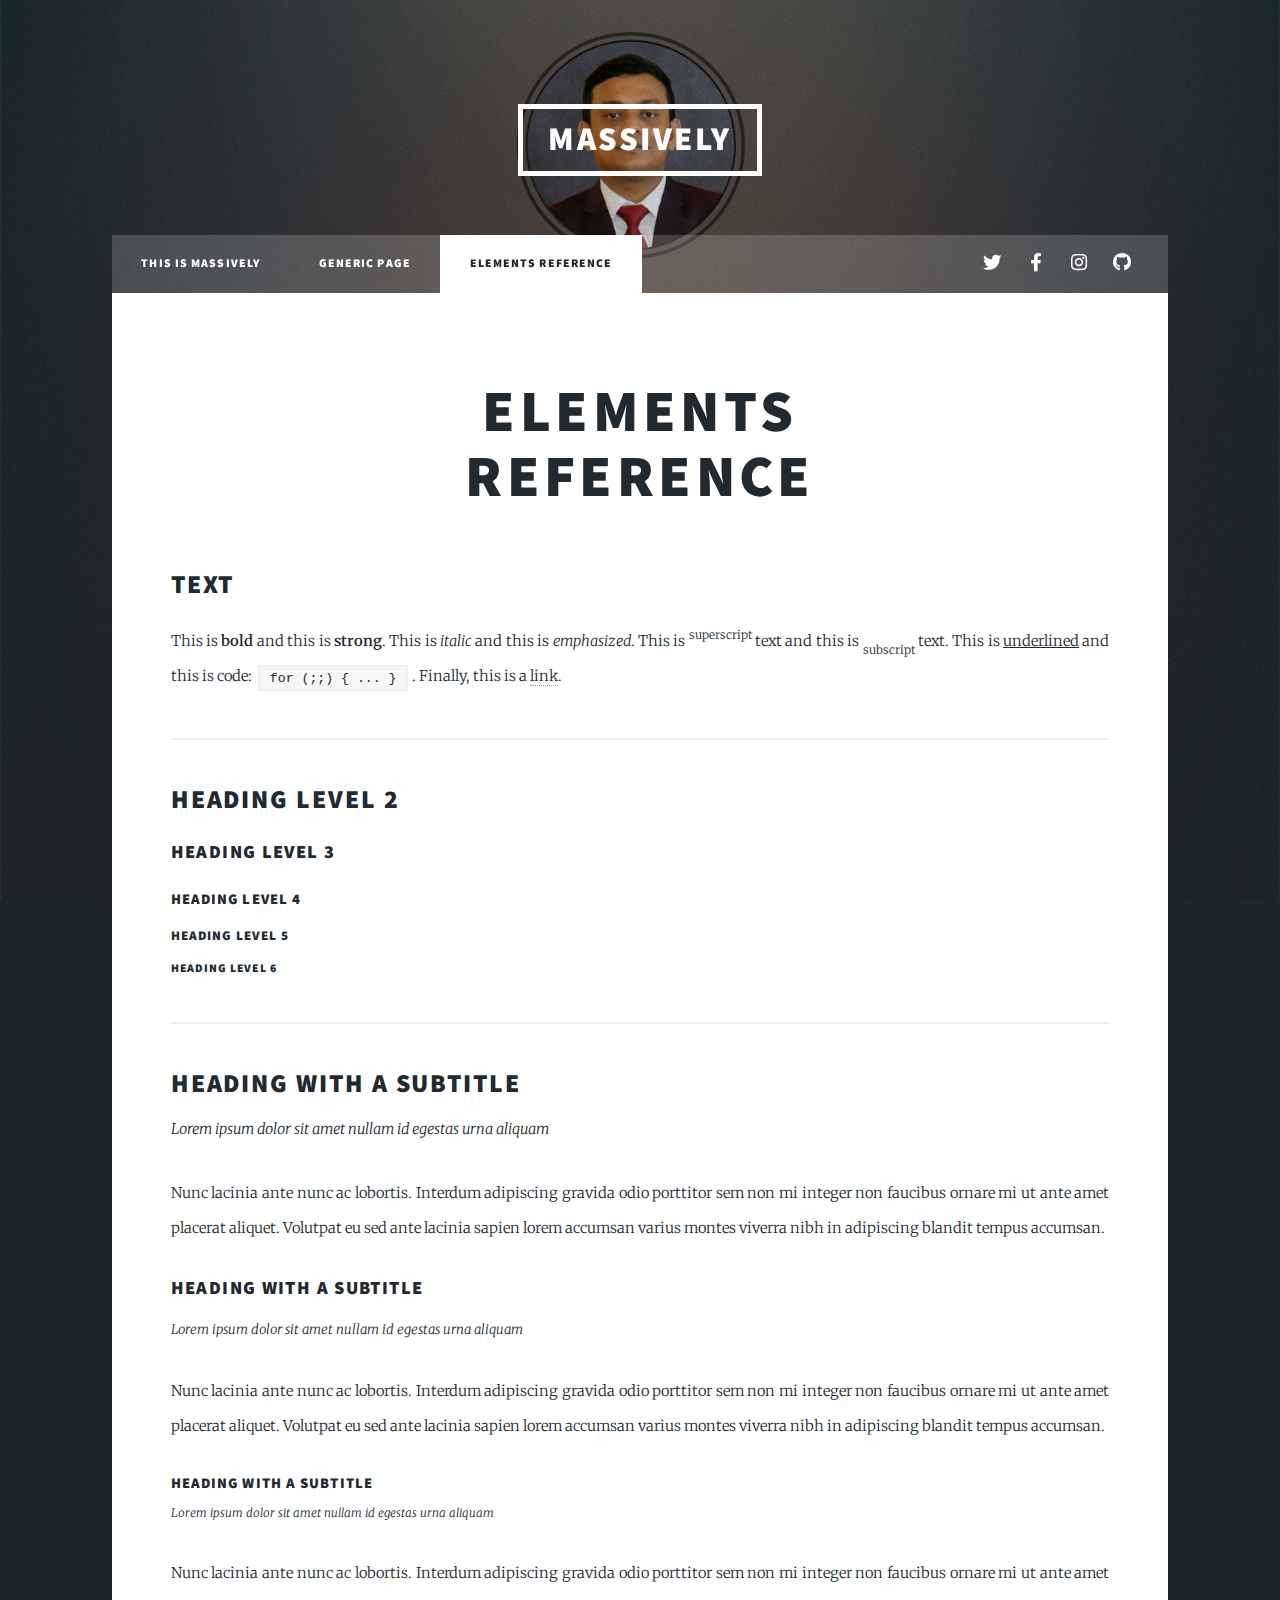
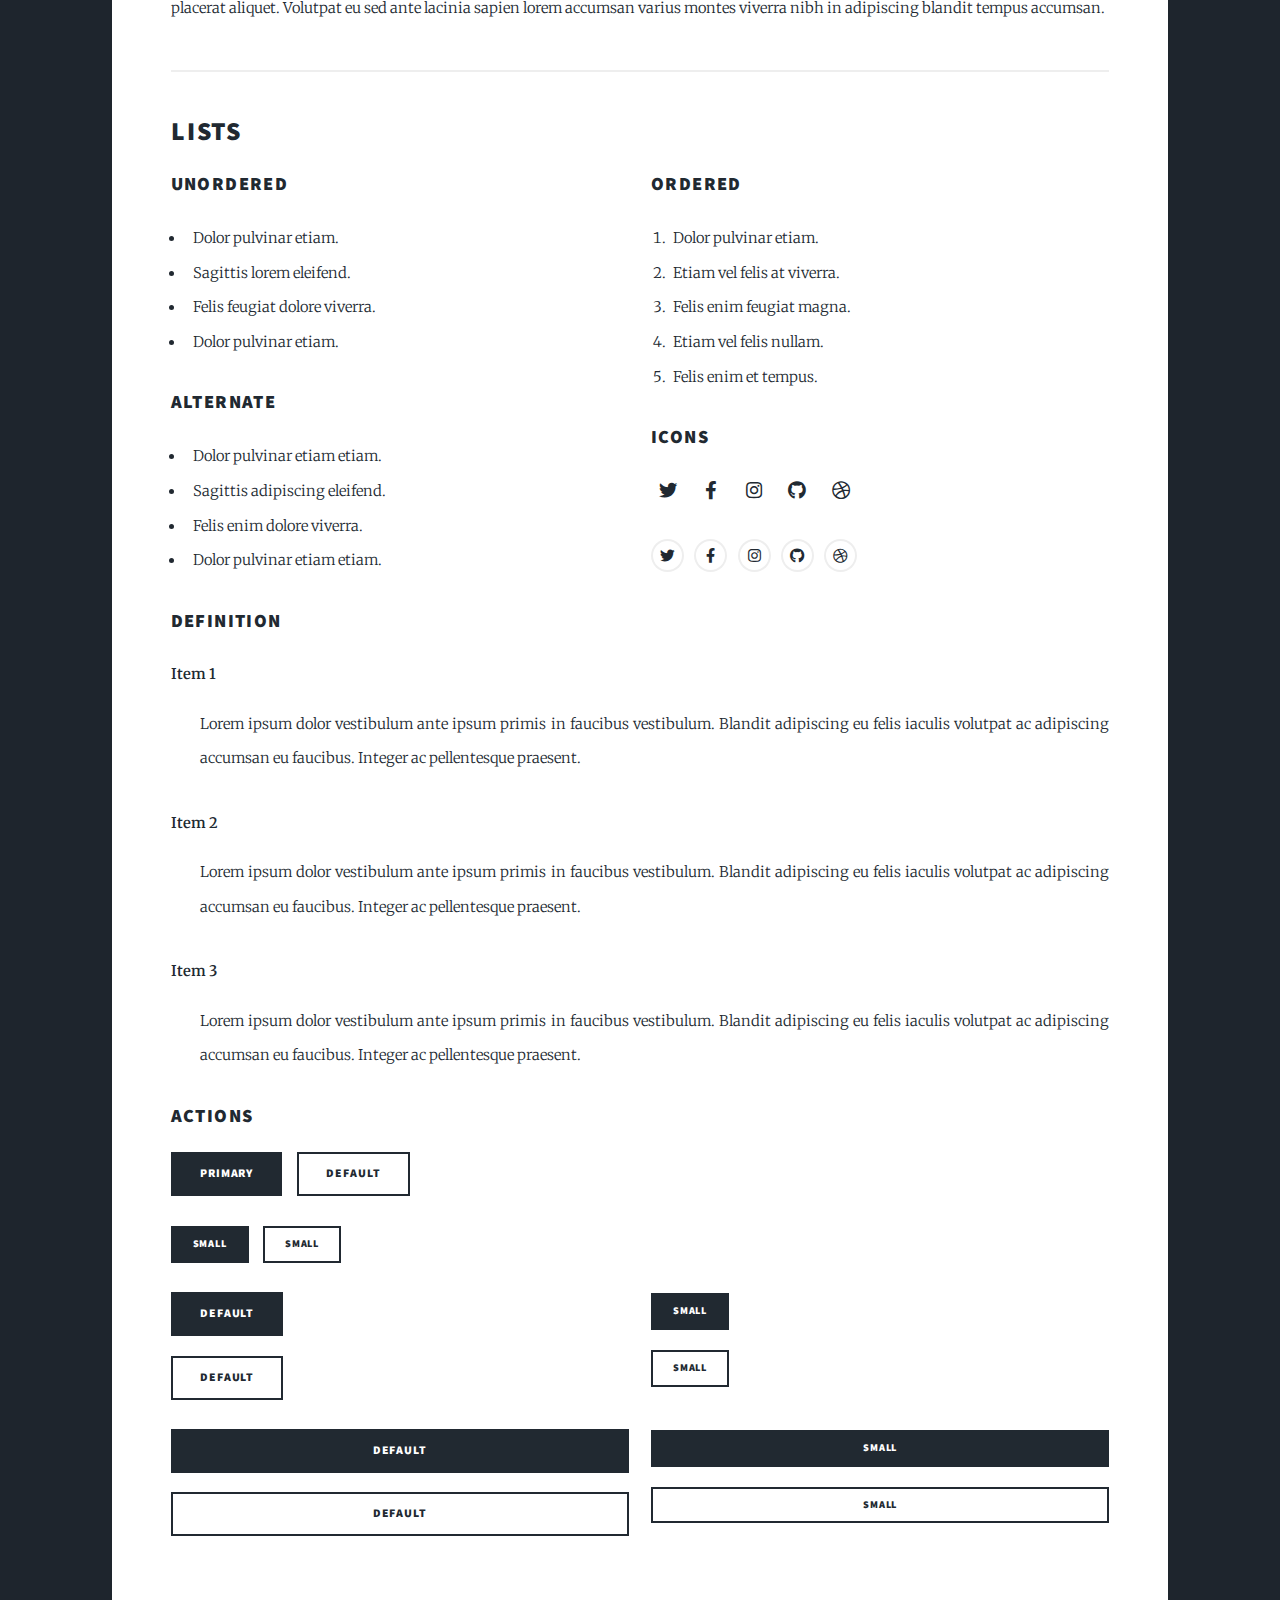
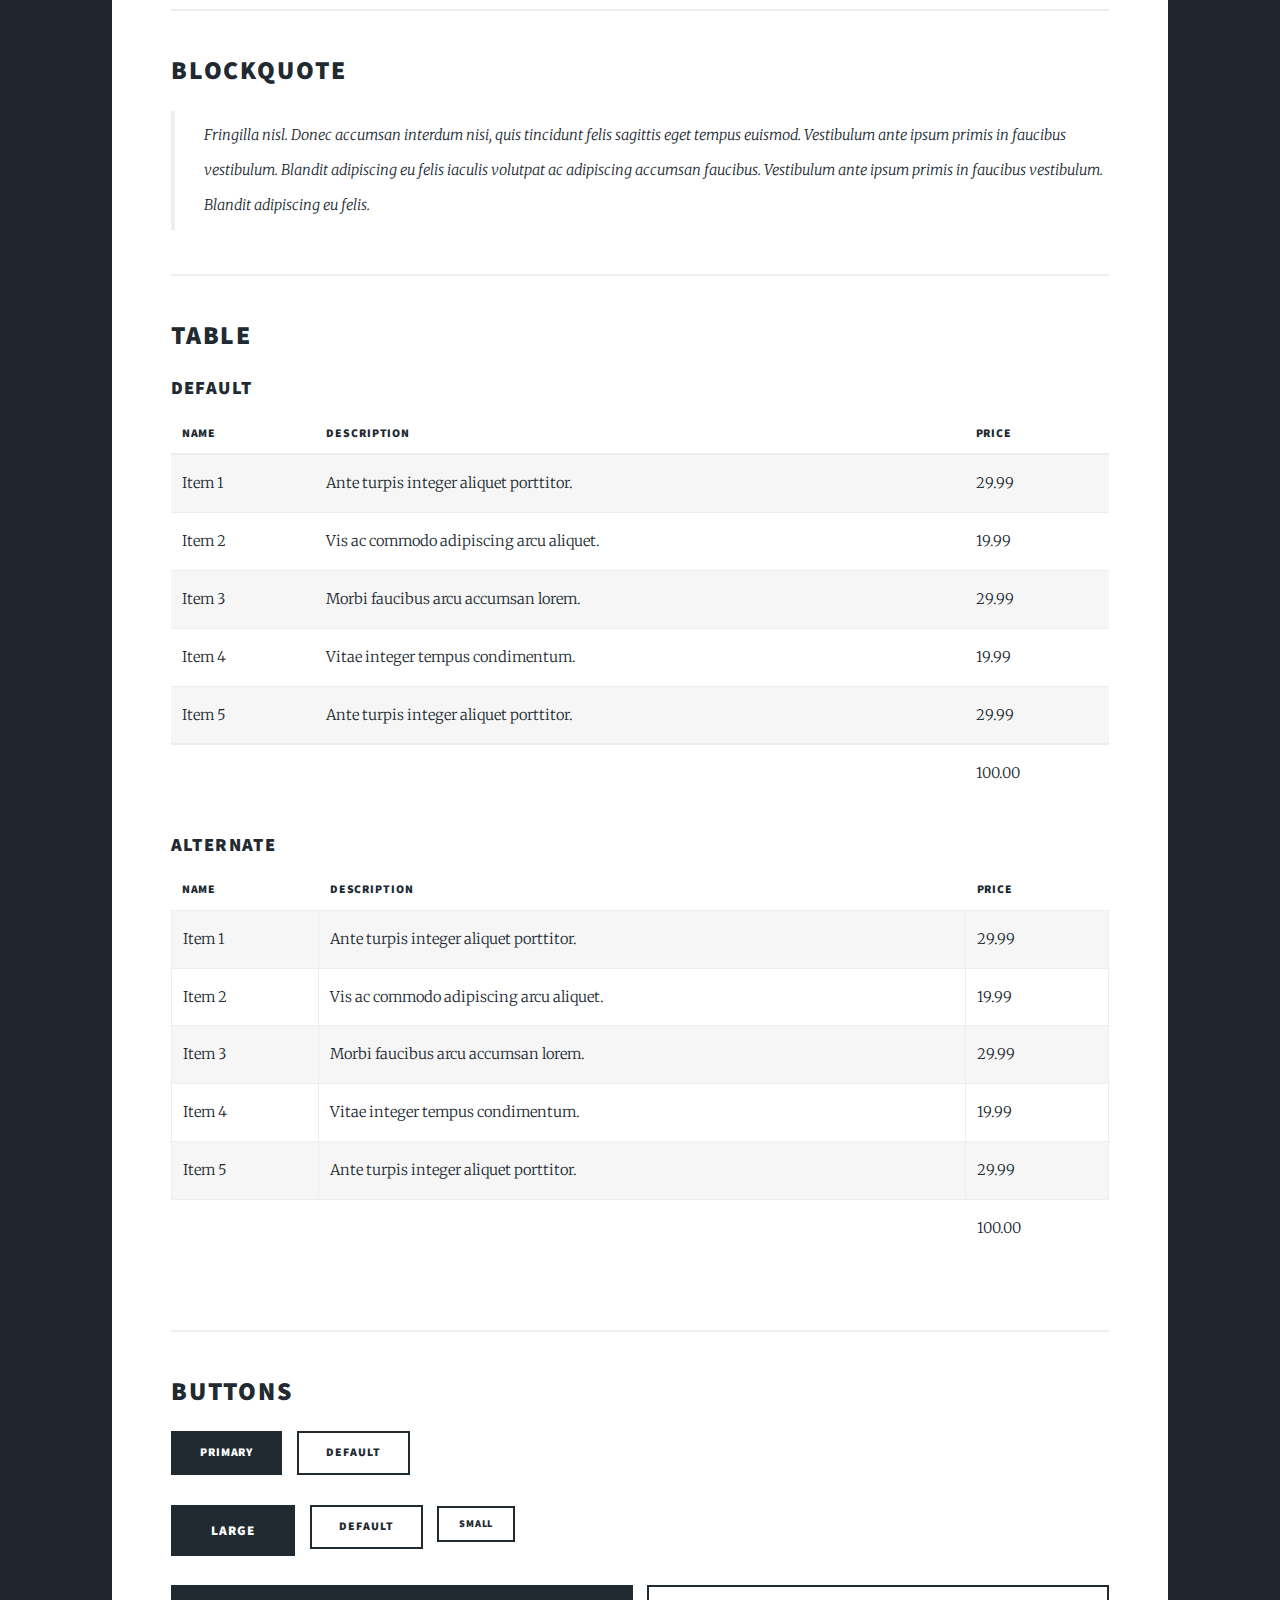
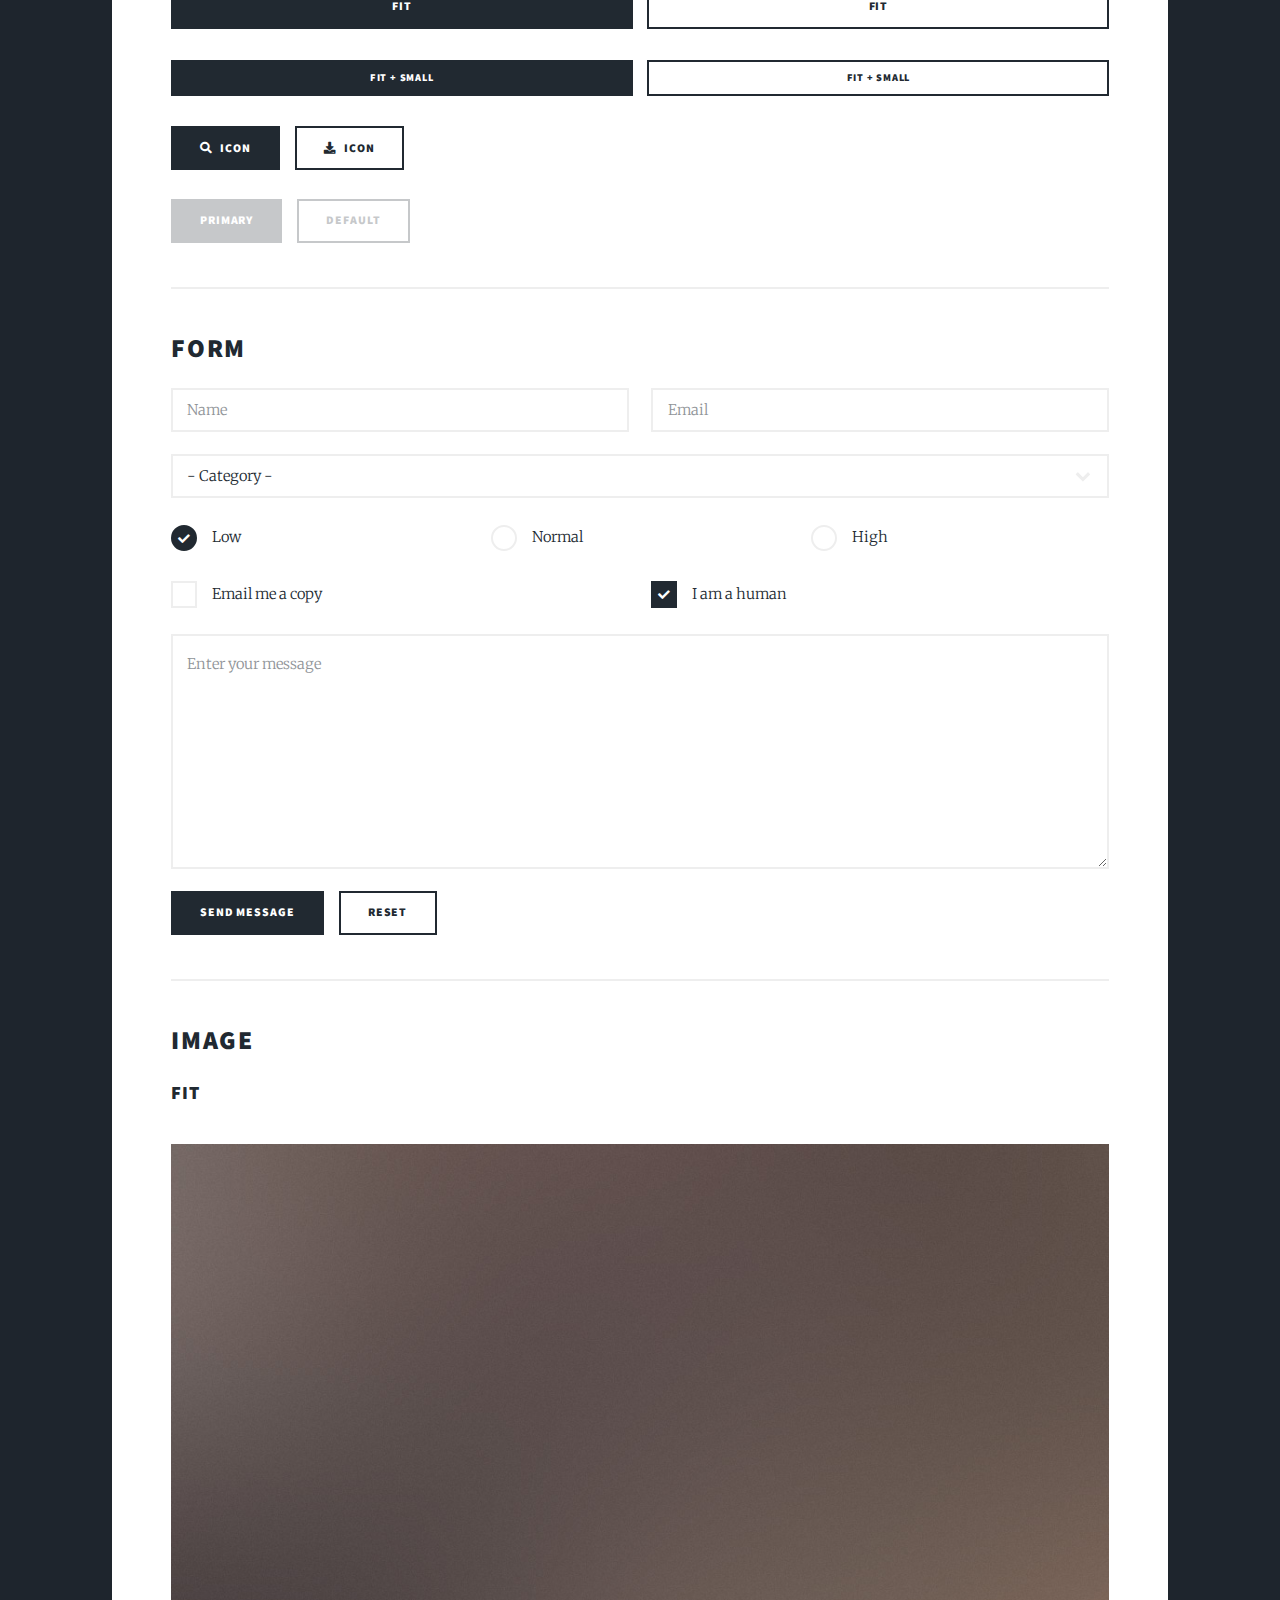
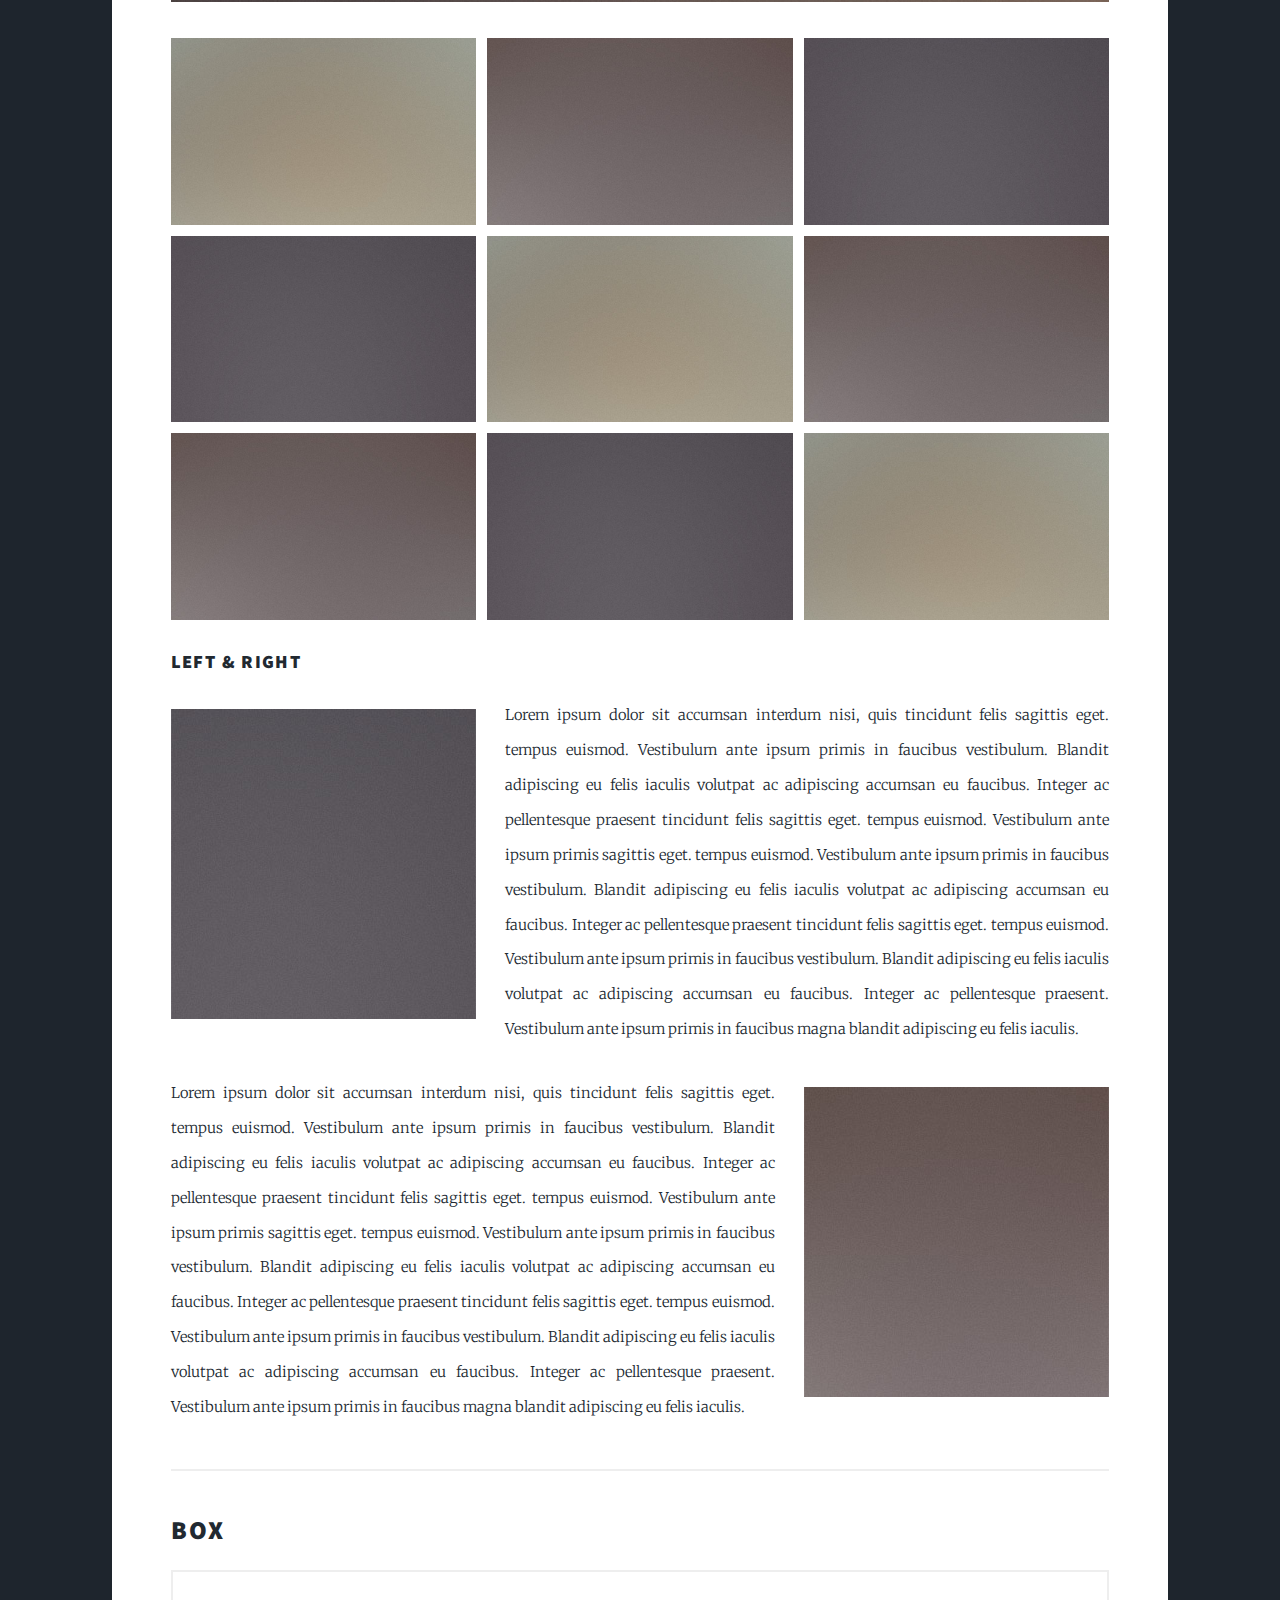
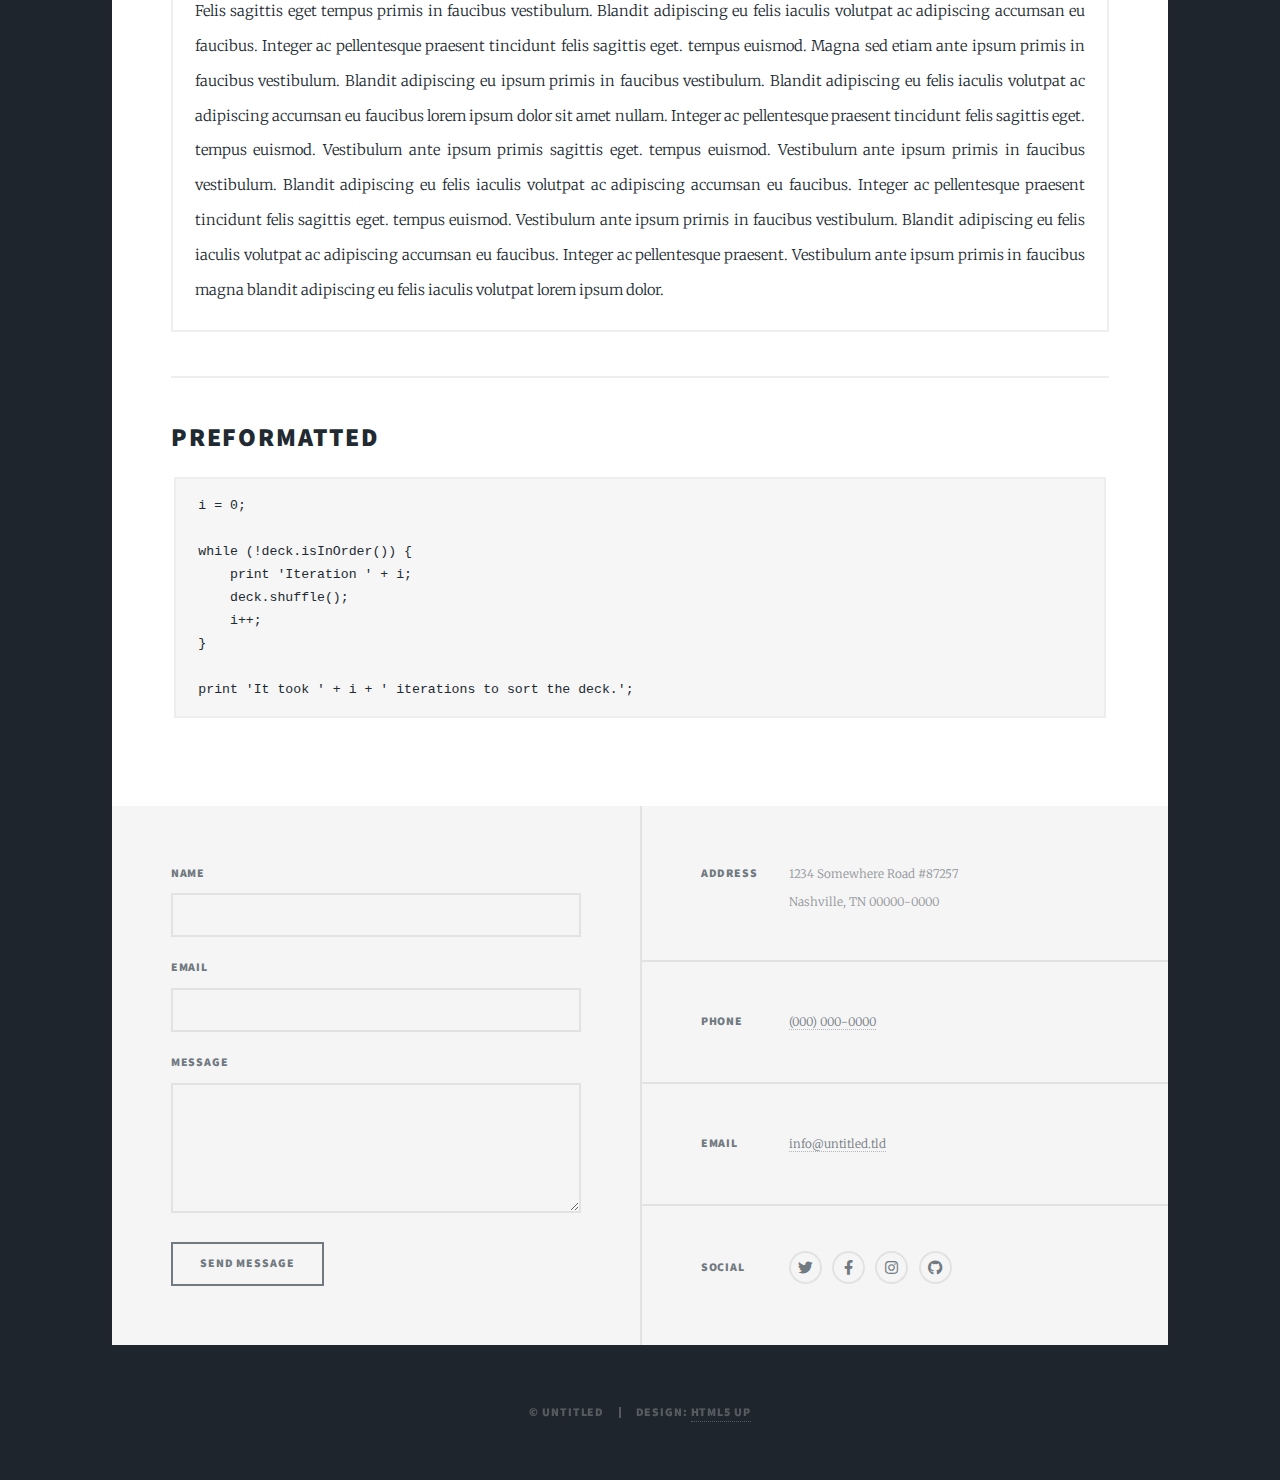
<file: elements.html>
<!DOCTYPE HTML>
<!--
	Massively by HTML5 UP
	html5up.net | @ajlkn
	Free for personal and commercial use under the CCA 3.0 license (html5up.net/license)
-->
<html>
	<head>
		<title>Elements Reference - Massively by HTML5 UP</title>
		<meta charset="utf-8" />
		<meta name="viewport" content="width=device-width, initial-scale=1, user-scalable=no" />
		<link rel="stylesheet" href="assets/css/main.css" />
		<noscript><link rel="stylesheet" href="assets/css/noscript.css" /></noscript>
	</head>
	<body class="is-preload">

		<!-- Wrapper -->
			<div id="wrapper">

				<!-- Header -->
					<header id="header">
						<a href="index.html" class="logo">Massively</a>
					</header>

				<!-- Nav -->
					<nav id="nav">
						<ul class="links">
							<li><a href="index.html">This is Massively</a></li>
							<li><a href="generic.html">Generic Page</a></li>
							<li class="active"><a href="elements.html">Elements Reference</a></li>
						</ul>
						<ul class="icons">
							<li><a href="#" class="icon brands fa-twitter"><span class="label">Twitter</span></a></li>
							<li><a href="#" class="icon brands fa-facebook-f"><span class="label">Facebook</span></a></li>
							<li><a href="#" class="icon brands fa-instagram"><span class="label">Instagram</span></a></li>
							<li><a href="#" class="icon brands fa-github"><span class="label">GitHub</span></a></li>
						</ul>
					</nav>

				<!-- Main -->
					<div id="main">

						<!-- Post -->
							<section class="post">
								<header class="major">
									<h1>Elements<br />
									Reference</h1>
								</header>

								<!-- Text stuff -->
									<h2>Text</h2>
									<p>This is <b>bold</b> and this is <strong>strong</strong>. This is <i>italic</i> and this is <em>emphasized</em>.
									This is <sup>superscript</sup> text and this is <sub>subscript</sub> text.
									This is <u>underlined</u> and this is code: <code>for (;;) { ... }</code>.
									Finally, this is a <a href="#">link</a>.</p>
									<hr />
									<h2>Heading Level 2</h2>
									<h3>Heading Level 3</h3>
									<h4>Heading Level 4</h4>
									<h5>Heading Level 5</h5>
									<h6>Heading Level 6</h6>
									<hr />
									<header>
										<h2>Heading with a Subtitle</h2>
										<p>Lorem ipsum dolor sit amet nullam id egestas urna aliquam</p>
									</header>
									<p>Nunc lacinia ante nunc ac lobortis. Interdum adipiscing gravida odio porttitor sem non mi integer non faucibus ornare mi ut ante amet placerat aliquet. Volutpat eu sed ante lacinia sapien lorem accumsan varius montes viverra nibh in adipiscing blandit tempus accumsan.</p>
									<header>
										<h3>Heading with a Subtitle</h3>
										<p>Lorem ipsum dolor sit amet nullam id egestas urna aliquam</p>
									</header>
									<p>Nunc lacinia ante nunc ac lobortis. Interdum adipiscing gravida odio porttitor sem non mi integer non faucibus ornare mi ut ante amet placerat aliquet. Volutpat eu sed ante lacinia sapien lorem accumsan varius montes viverra nibh in adipiscing blandit tempus accumsan.</p>
									<header>
										<h4>Heading with a Subtitle</h4>
										<p>Lorem ipsum dolor sit amet nullam id egestas urna aliquam</p>
									</header>
									<p>Nunc lacinia ante nunc ac lobortis. Interdum adipiscing gravida odio porttitor sem non mi integer non faucibus ornare mi ut ante amet placerat aliquet. Volutpat eu sed ante lacinia sapien lorem accumsan varius montes viverra nibh in adipiscing blandit tempus accumsan.</p>

									<hr />

								<!-- Lists -->
									<h2>Lists</h2>
									<div class="row">
										<div class="col-6 col-12-small">

											<h3>Unordered</h3>
											<ul>
												<li>Dolor pulvinar etiam.</li>
												<li>Sagittis lorem eleifend.</li>
												<li>Felis feugiat dolore viverra.</li>
												<li>Dolor pulvinar etiam.</li>
											</ul>

											<h3>Alternate</h3>
											<ul class="alt">
												<li>Dolor pulvinar etiam etiam.</li>
												<li>Sagittis adipiscing eleifend.</li>
												<li>Felis enim dolore viverra.</li>
												<li>Dolor pulvinar etiam etiam.</li>
											</ul>

										</div>
										<div class="col-6 col-12-small">

											<h3>Ordered</h3>
											<ol>
												<li>Dolor pulvinar etiam.</li>
												<li>Etiam vel felis at viverra.</li>
												<li>Felis enim feugiat magna.</li>
												<li>Etiam vel felis nullam.</li>
												<li>Felis enim et tempus.</li>
											</ol>

											<h3>Icons</h3>
											<ul class="icons">
												<li><a href="#" class="icon brands fa-twitter"><span class="label">Twitter</span></a></li>
												<li><a href="#" class="icon brands fa-facebook-f"><span class="label">Facebook</span></a></li>
												<li><a href="#" class="icon brands fa-instagram"><span class="label">Instagram</span></a></li>
												<li><a href="#" class="icon brands fa-github"><span class="label">Github</span></a></li>
												<li><a href="#" class="icon brands fa-dribbble"><span class="label">Dribbble</span></a></li>
											</ul>
											<ul class="icons alt">
												<li><a href="#" class="icon brands alt fa-twitter"><span class="label">Twitter</span></a></li>
												<li><a href="#" class="icon brands alt fa-facebook-f"><span class="label">Facebook</span></a></li>
												<li><a href="#" class="icon brands alt fa-instagram"><span class="label">Instagram</span></a></li>
												<li><a href="#" class="icon brands alt fa-github"><span class="label">Github</span></a></li>
												<li><a href="#" class="icon brands alt fa-dribbble"><span class="label">Dribbble</span></a></li>
											</ul>

										</div>
									</div>
									<h3>Definition</h3>
									<dl>
										<dt>Item 1</dt>
										<dd>
											<p>Lorem ipsum dolor vestibulum ante ipsum primis in faucibus vestibulum. Blandit adipiscing eu felis iaculis volutpat ac adipiscing accumsan eu faucibus. Integer ac pellentesque praesent.</p>
										</dd>
										<dt>Item 2</dt>
										<dd>
											<p>Lorem ipsum dolor vestibulum ante ipsum primis in faucibus vestibulum. Blandit adipiscing eu felis iaculis volutpat ac adipiscing accumsan eu faucibus. Integer ac pellentesque praesent.</p>
										</dd>
										<dt>Item 3</dt>
										<dd>
											<p>Lorem ipsum dolor vestibulum ante ipsum primis in faucibus vestibulum. Blandit adipiscing eu felis iaculis volutpat ac adipiscing accumsan eu faucibus. Integer ac pellentesque praesent.</p>
										</dd>
									</dl>

									<h3>Actions</h3>
									<ul class="actions">
										<li><a href="#" class="button primary">Primary</a></li>
										<li><a href="#" class="button">Default</a></li>
									</ul>
									<ul class="actions small">
										<li><a href="#" class="button primary small">Small</a></li>
										<li><a href="#" class="button small">Small</a></li>
									</ul>
									<div class="row">
										<div class="col-6 col-12-small">
											<ul class="actions stacked">
												<li><a href="#" class="button primary">Default</a></li>
												<li><a href="#" class="button">Default</a></li>
											</ul>
										</div>
										<div class="col-6 col-12-small">
											<ul class="actions stacked">
												<li><a href="#" class="button primary small">Small</a></li>
												<li><a href="#" class="button small">Small</a></li>
											</ul>
										</div>
									</div>
									<div class="row">
										<div class="col-6 col-12-small">
											<ul class="actions stacked">
												<li><a href="#" class="button primary fit">Default</a></li>
												<li><a href="#" class="button fit">Default</a></li>
											</ul>
										</div>
										<div class="col-6 col-12-small">
											<ul class="actions stacked">
												<li><a href="#" class="button primary small fit">Small</a></li>
												<li><a href="#" class="button small fit">Small</a></li>
											</ul>
										</div>
									</div>

									<hr />

								<!-- Blockquote -->
									<h2>Blockquote</h2>
									<blockquote>Fringilla nisl. Donec accumsan interdum nisi, quis tincidunt felis sagittis eget tempus euismod. Vestibulum ante ipsum primis in faucibus vestibulum. Blandit adipiscing eu felis iaculis volutpat ac adipiscing accumsan faucibus. Vestibulum ante ipsum primis in faucibus vestibulum. Blandit adipiscing eu felis.</blockquote>

									<hr />

								<!-- Table -->
									<h2>Table</h2>

									<h3>Default</h3>
									<div class="table-wrapper">
										<table>
											<thead>
												<tr>
													<th>Name</th>
													<th>Description</th>
													<th>Price</th>
												</tr>
											</thead>
											<tbody>
												<tr>
													<td>Item 1</td>
													<td>Ante turpis integer aliquet porttitor.</td>
													<td>29.99</td>
												</tr>
												<tr>
													<td>Item 2</td>
													<td>Vis ac commodo adipiscing arcu aliquet.</td>
													<td>19.99</td>
												</tr>
												<tr>
													<td>Item 3</td>
													<td> Morbi faucibus arcu accumsan lorem.</td>
													<td>29.99</td>
												</tr>
												<tr>
													<td>Item 4</td>
													<td>Vitae integer tempus condimentum.</td>
													<td>19.99</td>
												</tr>
												<tr>
													<td>Item 5</td>
													<td>Ante turpis integer aliquet porttitor.</td>
													<td>29.99</td>
												</tr>
											</tbody>
											<tfoot>
												<tr>
													<td colspan="2"></td>
													<td>100.00</td>
												</tr>
											</tfoot>
										</table>
									</div>

									<h3>Alternate</h3>
									<div class="table-wrapper">
										<table class="alt">
											<thead>
												<tr>
													<th>Name</th>
													<th>Description</th>
													<th>Price</th>
												</tr>
											</thead>
											<tbody>
												<tr>
													<td>Item 1</td>
													<td>Ante turpis integer aliquet porttitor.</td>
													<td>29.99</td>
												</tr>
												<tr>
													<td>Item 2</td>
													<td>Vis ac commodo adipiscing arcu aliquet.</td>
													<td>19.99</td>
												</tr>
												<tr>
													<td>Item 3</td>
													<td> Morbi faucibus arcu accumsan lorem.</td>
													<td>29.99</td>
												</tr>
												<tr>
													<td>Item 4</td>
													<td>Vitae integer tempus condimentum.</td>
													<td>19.99</td>
												</tr>
												<tr>
													<td>Item 5</td>
													<td>Ante turpis integer aliquet porttitor.</td>
													<td>29.99</td>
												</tr>
											</tbody>
											<tfoot>
												<tr>
													<td colspan="2"></td>
													<td>100.00</td>
												</tr>
											</tfoot>
										</table>
									</div>

									<hr />

								<!-- Buttons -->
									<h2>Buttons</h2>
									<ul class="actions">
										<li><a href="#" class="button primary">Primary</a></li>
										<li><a href="#" class="button">Default</a></li>
									</ul>
									<ul class="actions">
										<li><a href="#" class="button primary large">Large</a></li>
										<li><a href="#" class="button">Default</a></li>
										<li><a href="#" class="button small">Small</a></li>
									</ul>
									<ul class="actions fit">
										<li><a href="#" class="button primary fit">Fit</a></li>
										<li><a href="#" class="button fit">Fit</a></li>
									</ul>
									<ul class="actions fit small">
										<li><a href="#" class="button primary fit small">Fit + Small</a></li>
										<li><a href="#" class="button fit small">Fit + Small</a></li>
									</ul>
									<ul class="actions">
										<li><a href="#" class="button primary icon solid fa-search">Icon</a></li>
										<li><a href="#" class="button icon solid fa-download">Icon</a></li>
									</ul>
									<ul class="actions">
										<li><span class="button primary disabled">Primary</span></li>
										<li><span class="button disabled">Default</span></li>
									</ul>

									<hr />

								<!-- Form -->
									<h2>Form</h2>

									<form method="post" action="#">
										<div class="row gtr-uniform">
											<div class="col-6 col-12-xsmall">
												<input type="text" name="demo-name" id="demo-name" value="" placeholder="Name" />
											</div>
											<div class="col-6 col-12-xsmall">
												<input type="email" name="demo-email" id="demo-email" value="" placeholder="Email" />
											</div>
											<!-- Break -->
											<div class="col-12">
												<select name="demo-category" id="demo-category">
													<option value="">- Category -</option>
													<option value="1">Manufacturing</option>
													<option value="1">Shipping</option>
													<option value="1">Administration</option>
													<option value="1">Human Resources</option>
												</select>
											</div>
											<!-- Break -->
											<div class="col-4 col-12-small">
												<input type="radio" id="demo-priority-low" name="demo-priority" checked>
												<label for="demo-priority-low">Low</label>
											</div>
											<div class="col-4 col-12-small">
												<input type="radio" id="demo-priority-normal" name="demo-priority">
												<label for="demo-priority-normal">Normal</label>
											</div>
											<div class="col-4 col-12-small">
												<input type="radio" id="demo-priority-high" name="demo-priority">
												<label for="demo-priority-high">High</label>
											</div>
											<!-- Break -->
											<div class="col-6 col-12-small">
												<input type="checkbox" id="demo-copy" name="demo-copy">
												<label for="demo-copy">Email me a copy</label>
											</div>
											<div class="col-6 col-12-small">
												<input type="checkbox" id="demo-human" name="demo-human" checked>
												<label for="demo-human">I am a human</label>
											</div>
											<!-- Break -->
											<div class="col-12">
												<textarea name="demo-message" id="demo-message" placeholder="Enter your message" rows="6"></textarea>
											</div>
											<!-- Break -->
											<div class="col-12">
												<ul class="actions">
													<li><input type="submit" value="Send Message" class="primary" /></li>
													<li><input type="reset" value="Reset" /></li>
												</ul>
											</div>
										</div>
									</form>

									<hr />

								<!-- Image -->
									<h2>Image</h2>

									<h3>Fit</h3>
									<span class="image fit"><img src="images/pic01.jpg" alt="" /></span>
									<div class="box alt">
										<div class="row gtr-50 gtr-uniform">
											<div class="col-4"><span class="image fit"><img src="images/pic02.jpg" alt="" /></span></div>
											<div class="col-4"><span class="image fit"><img src="images/pic03.jpg" alt="" /></span></div>
											<div class="col-4"><span class="image fit"><img src="images/pic04.jpg" alt="" /></span></div>
											<!-- Break -->
											<div class="col-4"><span class="image fit"><img src="images/pic04.jpg" alt="" /></span></div>
											<div class="col-4"><span class="image fit"><img src="images/pic02.jpg" alt="" /></span></div>
											<div class="col-4"><span class="image fit"><img src="images/pic03.jpg" alt="" /></span></div>
											<!-- Break -->
											<div class="col-4"><span class="image fit"><img src="images/pic03.jpg" alt="" /></span></div>
											<div class="col-4"><span class="image fit"><img src="images/pic04.jpg" alt="" /></span></div>
											<div class="col-4"><span class="image fit"><img src="images/pic02.jpg" alt="" /></span></div>
										</div>
									</div>

									<h3>Left &amp; Right</h3>
									<p><span class="image left"><img src="images/pic08.jpg" alt="" /></span>Lorem ipsum dolor sit accumsan interdum nisi, quis tincidunt felis sagittis eget. tempus euismod. Vestibulum ante ipsum primis in faucibus vestibulum. Blandit adipiscing eu felis iaculis volutpat ac adipiscing accumsan eu faucibus. Integer ac pellentesque praesent tincidunt felis sagittis eget. tempus euismod. Vestibulum ante ipsum primis sagittis eget. tempus euismod. Vestibulum ante ipsum primis in faucibus vestibulum. Blandit adipiscing eu felis iaculis volutpat ac adipiscing accumsan eu faucibus. Integer ac pellentesque praesent tincidunt felis sagittis eget. tempus euismod. Vestibulum ante ipsum primis in faucibus vestibulum. Blandit adipiscing eu felis iaculis volutpat ac adipiscing accumsan eu faucibus. Integer ac pellentesque praesent. Vestibulum ante ipsum primis in faucibus magna blandit adipiscing eu felis iaculis.</p>
									<p><span class="image right"><img src="images/pic09.jpg" alt="" /></span>Lorem ipsum dolor sit accumsan interdum nisi, quis tincidunt felis sagittis eget. tempus euismod. Vestibulum ante ipsum primis in faucibus vestibulum. Blandit adipiscing eu felis iaculis volutpat ac adipiscing accumsan eu faucibus. Integer ac pellentesque praesent tincidunt felis sagittis eget. tempus euismod. Vestibulum ante ipsum primis sagittis eget. tempus euismod. Vestibulum ante ipsum primis in faucibus vestibulum. Blandit adipiscing eu felis iaculis volutpat ac adipiscing accumsan eu faucibus. Integer ac pellentesque praesent tincidunt felis sagittis eget. tempus euismod. Vestibulum ante ipsum primis in faucibus vestibulum. Blandit adipiscing eu felis iaculis volutpat ac adipiscing accumsan eu faucibus. Integer ac pellentesque praesent. Vestibulum ante ipsum primis in faucibus magna blandit adipiscing eu felis iaculis.</p>

									<hr />

								<!-- Box -->
									<h2>Box</h2>
									<div class="box">
										<p>Felis sagittis eget tempus primis in faucibus vestibulum. Blandit adipiscing eu felis iaculis volutpat ac adipiscing accumsan eu faucibus. Integer ac pellentesque praesent tincidunt felis sagittis eget. tempus euismod. Magna sed etiam ante ipsum primis in faucibus vestibulum. Blandit adipiscing eu ipsum primis in faucibus vestibulum. Blandit adipiscing eu felis iaculis volutpat ac adipiscing accumsan eu faucibus lorem ipsum dolor sit amet nullam. Integer ac pellentesque praesent tincidunt felis sagittis eget. tempus euismod. Vestibulum ante ipsum primis sagittis eget. tempus euismod. Vestibulum ante ipsum primis in faucibus vestibulum. Blandit adipiscing eu felis iaculis volutpat ac adipiscing accumsan eu faucibus. Integer ac pellentesque praesent tincidunt felis sagittis eget. tempus euismod. Vestibulum ante ipsum primis in faucibus vestibulum. Blandit adipiscing eu felis iaculis volutpat ac adipiscing accumsan eu faucibus. Integer ac pellentesque praesent. Vestibulum ante ipsum primis in faucibus magna blandit adipiscing eu felis iaculis volutpat lorem ipsum dolor.</p>
									</div>

									<hr />

								<!-- Preformatted Code -->
									<h2>Preformatted</h2>
									<pre><code>i = 0;

while (!deck.isInOrder()) {
    print 'Iteration ' + i;
    deck.shuffle();
    i++;
}

print 'It took ' + i + ' iterations to sort the deck.';
</code></pre>

							</section>

					</div>

				<!-- Footer -->
					<footer id="footer">
						<section>
							<form method="post" action="#">
								<div class="fields">
									<div class="field">
										<label for="name">Name</label>
										<input type="text" name="name" id="name" />
									</div>
									<div class="field">
										<label for="email">Email</label>
										<input type="text" name="email" id="email" />
									</div>
									<div class="field">
										<label for="message">Message</label>
										<textarea name="message" id="message" rows="3"></textarea>
									</div>
								</div>
								<ul class="actions">
									<li><input type="submit" value="Send Message" /></li>
								</ul>
							</form>
						</section>
						<section class="split contact">
							<section class="alt">
								<h3>Address</h3>
								<p>1234 Somewhere Road #87257<br />
								Nashville, TN 00000-0000</p>
							</section>
							<section>
								<h3>Phone</h3>
								<p><a href="#">(000) 000-0000</a></p>
							</section>
							<section>
								<h3>Email</h3>
								<p><a href="#">info@untitled.tld</a></p>
							</section>
							<section>
								<h3>Social</h3>
								<ul class="icons alt">
									<li><a href="#" class="icon brands alt fa-twitter"><span class="label">Twitter</span></a></li>
									<li><a href="#" class="icon brands alt fa-facebook-f"><span class="label">Facebook</span></a></li>
									<li><a href="#" class="icon brands alt fa-instagram"><span class="label">Instagram</span></a></li>
									<li><a href="#" class="icon brands alt fa-github"><span class="label">GitHub</span></a></li>
								</ul>
							</section>
						</section>
					</footer>

				<!-- Copyright -->
					<div id="copyright">
						<ul><li>&copy; Untitled</li><li>Design: <a href="https://html5up.net">HTML5 UP</a></li></ul>
					</div>

			</div>

		<!-- Scripts -->
			<script src="assets/js/jquery.min.js"></script>
			<script src="assets/js/jquery.scrollex.min.js"></script>
			<script src="assets/js/jquery.scrolly.min.js"></script>
			<script src="assets/js/browser.min.js"></script>
			<script src="assets/js/breakpoints.min.js"></script>
			<script src="assets/js/util.js"></script>
			<script src="assets/js/main.js"></script>

	</body>
</html>
</file>
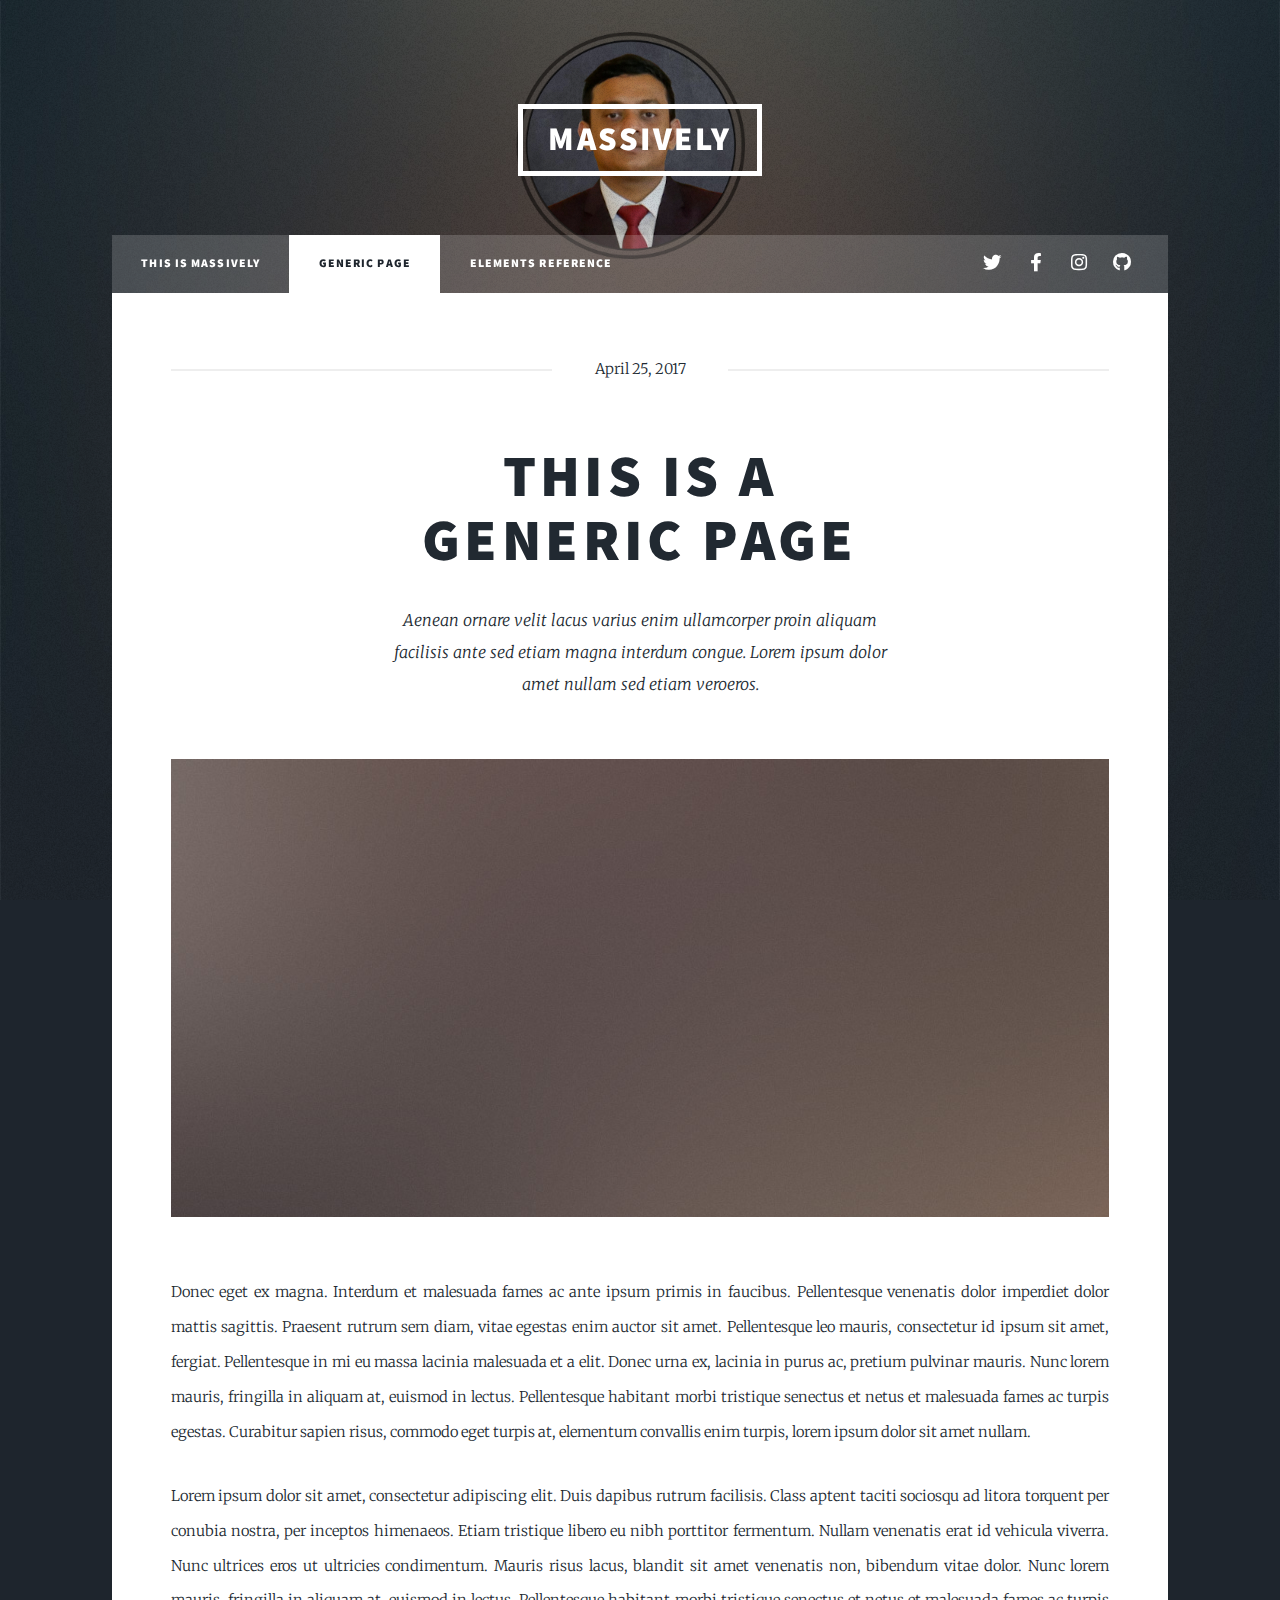
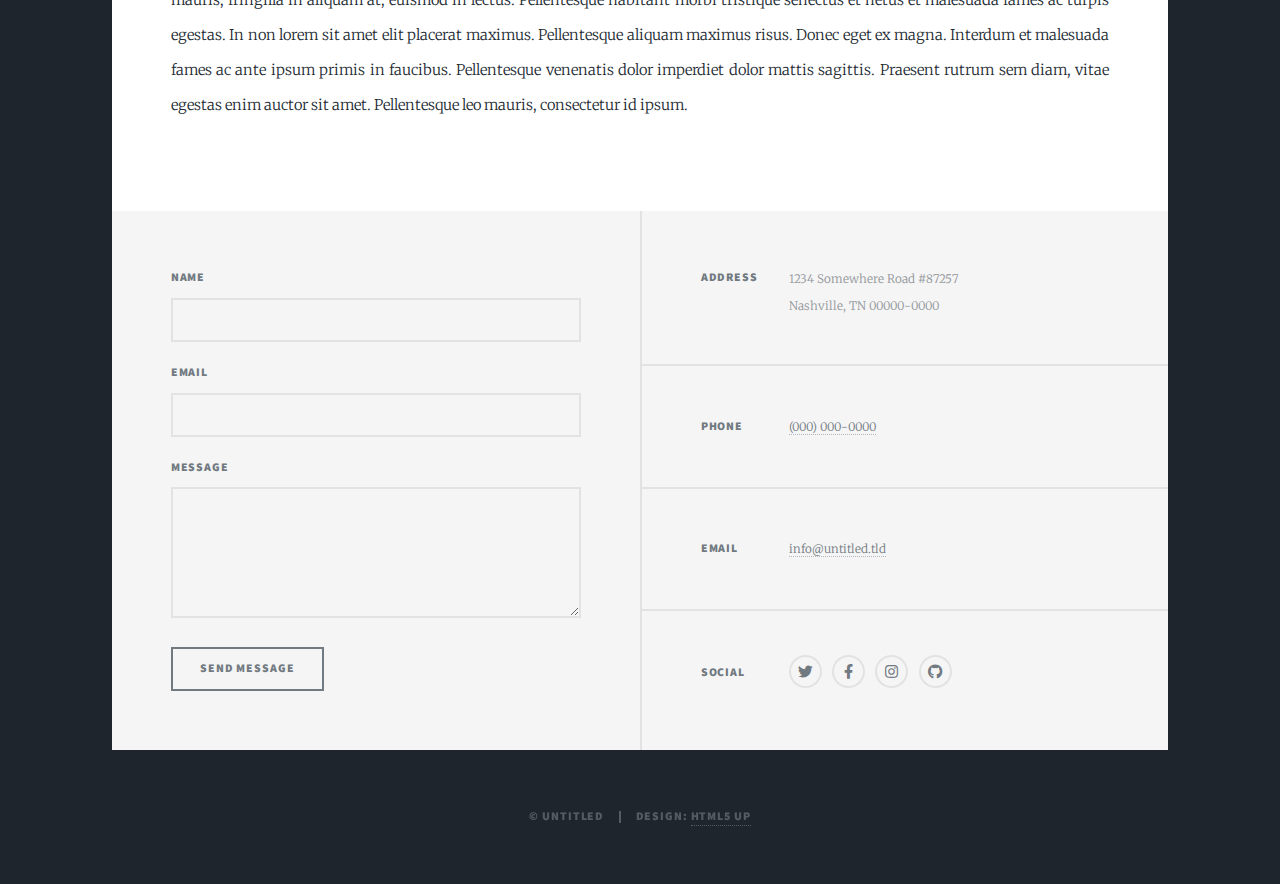
<file: generic.html>
<!DOCTYPE HTML>
<!--
	Massively by HTML5 UP
	html5up.net | @ajlkn
	Free for personal and commercial use under the CCA 3.0 license (html5up.net/license)
-->
<html>
	<head>
		<title>Generic Page - Massively by HTML5 UP</title>
		<meta charset="utf-8" />
		<meta name="viewport" content="width=device-width, initial-scale=1, user-scalable=no" />
		<link rel="stylesheet" href="assets/css/main.css" />
		<noscript><link rel="stylesheet" href="assets/css/noscript.css" /></noscript>
	</head>
	<body class="is-preload">

		<!-- Wrapper -->
			<div id="wrapper">

				<!-- Header -->
					<header id="header">
						<a href="index.html" class="logo">Massively</a>
					</header>

				<!-- Nav -->
					<nav id="nav">
						<ul class="links">
							<li><a href="index.html">This is Massively</a></li>
							<li class="active"><a href="generic.html">Generic Page</a></li>
							<li><a href="elements.html">Elements Reference</a></li>
						</ul>
						<ul class="icons">
							<li><a href="#" class="icon brands fa-twitter"><span class="label">Twitter</span></a></li>
							<li><a href="#" class="icon brands fa-facebook-f"><span class="label">Facebook</span></a></li>
							<li><a href="#" class="icon brands fa-instagram"><span class="label">Instagram</span></a></li>
							<li><a href="#" class="icon brands fa-github"><span class="label">GitHub</span></a></li>
						</ul>
					</nav>

				<!-- Main -->
					<div id="main">

						<!-- Post -->
							<section class="post">
								<header class="major">
									<span class="date">April 25, 2017</span>
									<h1>This is a<br />
									Generic Page</h1>
									<p>Aenean ornare velit lacus varius enim ullamcorper proin aliquam<br />
									facilisis ante sed etiam magna interdum congue. Lorem ipsum dolor<br />
									amet nullam sed etiam veroeros.</p>
								</header>
								<div class="image main"><img src="images/pic01.jpg" alt="" /></div>
								<p>Donec eget ex magna. Interdum et malesuada fames ac ante ipsum primis in faucibus. Pellentesque venenatis dolor imperdiet dolor mattis sagittis. Praesent rutrum sem diam, vitae egestas enim auctor sit amet. Pellentesque leo mauris, consectetur id ipsum sit amet, fergiat. Pellentesque in mi eu massa lacinia malesuada et a elit. Donec urna ex, lacinia in purus ac, pretium pulvinar mauris. Nunc lorem mauris, fringilla in aliquam at, euismod in lectus. Pellentesque habitant morbi tristique senectus et netus et malesuada fames ac turpis egestas. Curabitur sapien risus, commodo eget turpis at, elementum convallis enim turpis, lorem ipsum dolor sit amet nullam.</p>
								<p>Lorem ipsum dolor sit amet, consectetur adipiscing elit. Duis dapibus rutrum facilisis. Class aptent taciti sociosqu ad litora torquent per conubia nostra, per inceptos himenaeos. Etiam tristique libero eu nibh porttitor fermentum. Nullam venenatis erat id vehicula viverra. Nunc ultrices eros ut ultricies condimentum. Mauris risus lacus, blandit sit amet venenatis non, bibendum vitae dolor. Nunc lorem mauris, fringilla in aliquam at, euismod in lectus. Pellentesque habitant morbi tristique senectus et netus et malesuada fames ac turpis egestas. In non lorem sit amet elit placerat maximus. Pellentesque aliquam maximus risus. Donec eget ex magna. Interdum et malesuada fames ac ante ipsum primis in faucibus. Pellentesque venenatis dolor imperdiet dolor mattis sagittis. Praesent rutrum sem diam, vitae egestas enim auctor sit amet. Pellentesque leo mauris, consectetur id ipsum.</p>
							</section>

					</div>

				<!-- Footer -->
					<footer id="footer">
						<section>
							<form method="post" action="#">
								<div class="fields">
									<div class="field">
										<label for="name">Name</label>
										<input type="text" name="name" id="name" />
									</div>
									<div class="field">
										<label for="email">Email</label>
										<input type="text" name="email" id="email" />
									</div>
									<div class="field">
										<label for="message">Message</label>
										<textarea name="message" id="message" rows="3"></textarea>
									</div>
								</div>
								<ul class="actions">
									<li><input type="submit" value="Send Message" /></li>
								</ul>
							</form>
						</section>
						<section class="split contact">
							<section class="alt">
								<h3>Address</h3>
								<p>1234 Somewhere Road #87257<br />
								Nashville, TN 00000-0000</p>
							</section>
							<section>
								<h3>Phone</h3>
								<p><a href="#">(000) 000-0000</a></p>
							</section>
							<section>
								<h3>Email</h3>
								<p><a href="#">info@untitled.tld</a></p>
							</section>
							<section>
								<h3>Social</h3>
								<ul class="icons alt">
									<li><a href="#" class="icon brands alt fa-twitter"><span class="label">Twitter</span></a></li>
									<li><a href="#" class="icon brands alt fa-facebook-f"><span class="label">Facebook</span></a></li>
									<li><a href="#" class="icon brands alt fa-instagram"><span class="label">Instagram</span></a></li>
									<li><a href="#" class="icon brands alt fa-github"><span class="label">GitHub</span></a></li>
								</ul>
							</section>
						</section>
					</footer>

				<!-- Copyright -->
					<div id="copyright">
						<ul><li>&copy; Untitled</li><li>Design: <a href="https://html5up.net">HTML5 UP</a></li></ul>
					</div>

			</div>

		<!-- Scripts -->
			<script src="assets/js/jquery.min.js"></script>
			<script src="assets/js/jquery.scrollex.min.js"></script>
			<script src="assets/js/jquery.scrolly.min.js"></script>
			<script src="assets/js/browser.min.js"></script>
			<script src="assets/js/breakpoints.min.js"></script>
			<script src="assets/js/util.js"></script>
			<script src="assets/js/main.js"></script>

	</body>
</html>
</file>
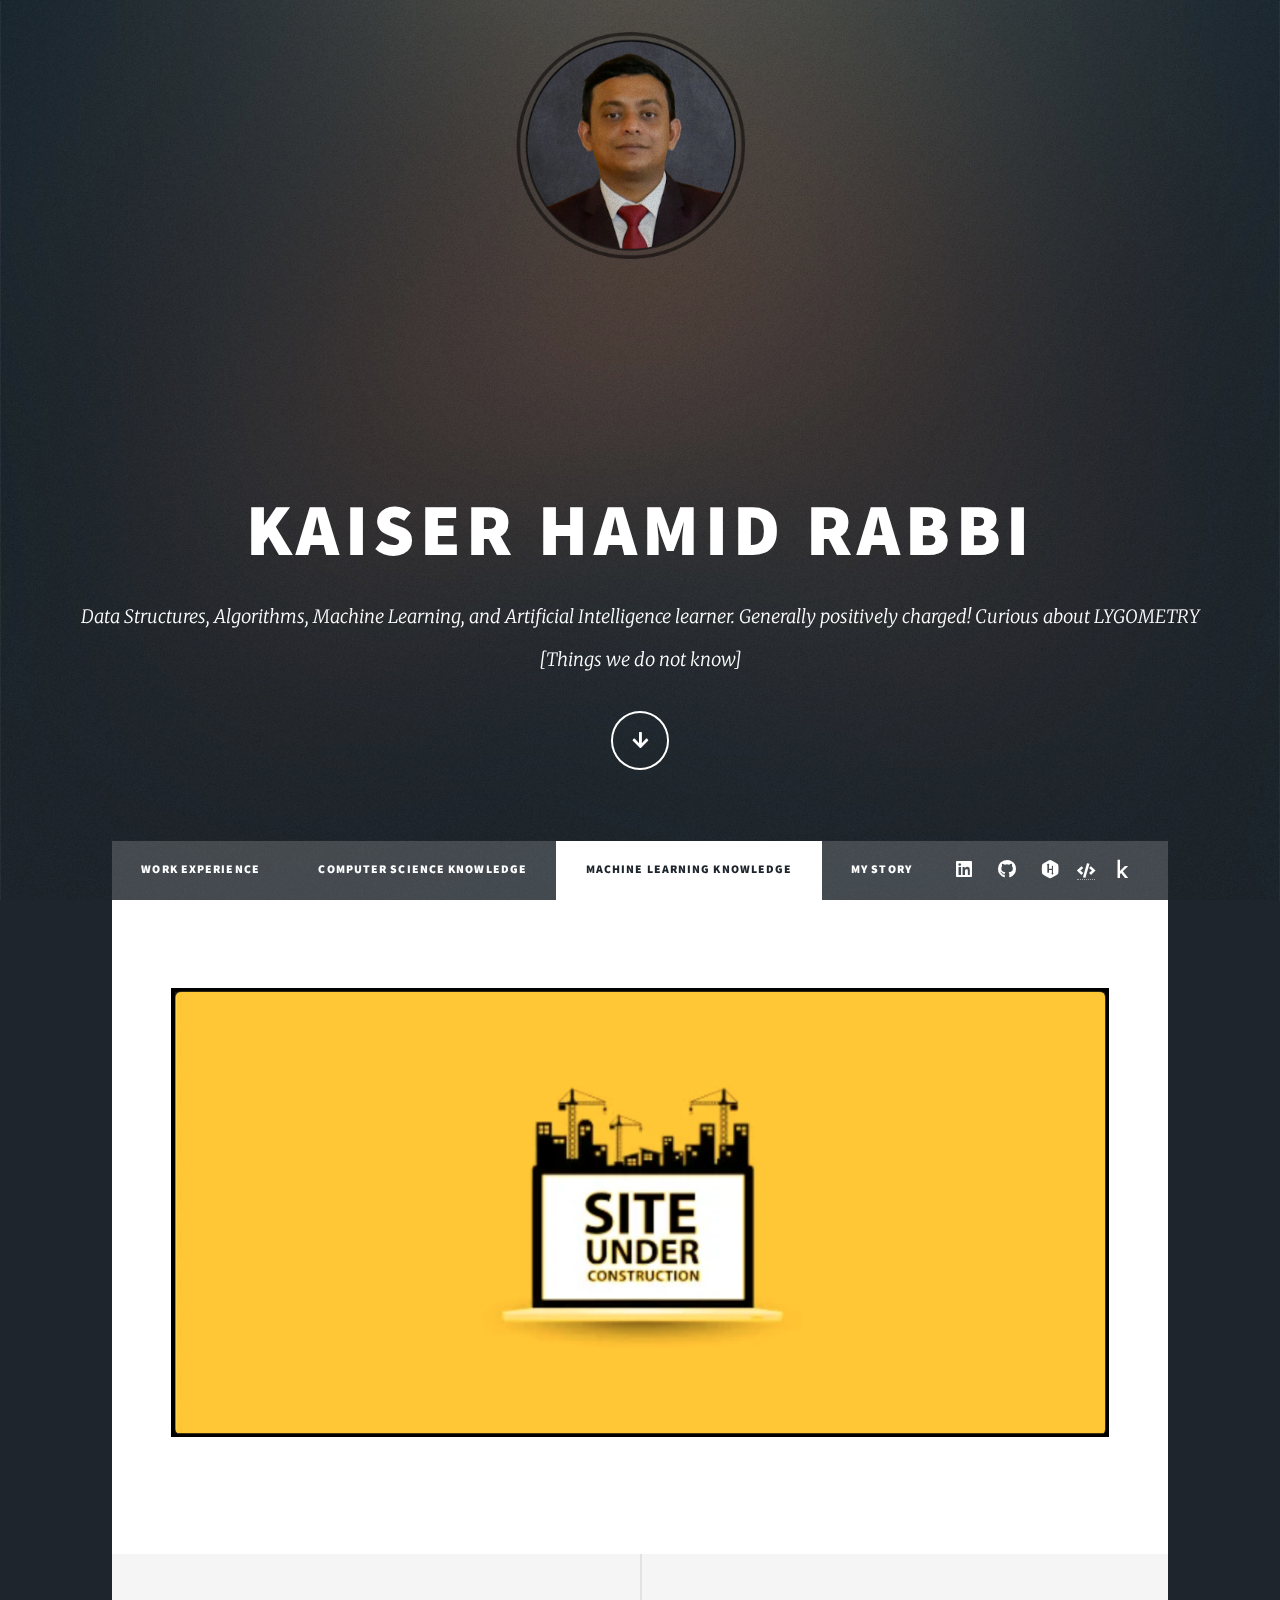
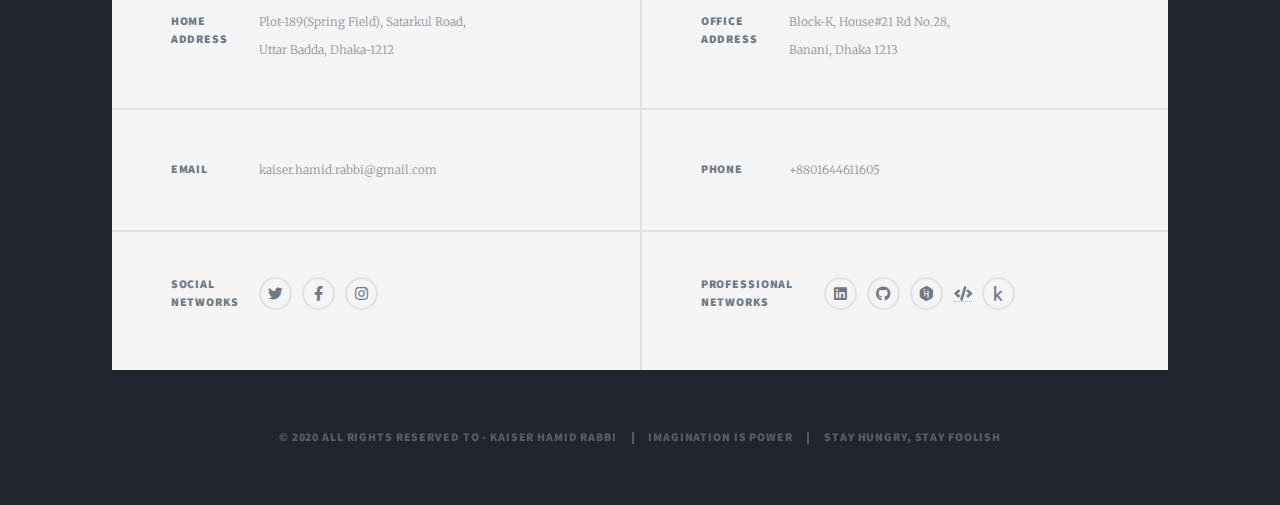
<file: machine-learning-knowledge.html>
<!DOCTYPE HTML>
<!--
	Massively by HTML5 UP
	html5up.net | @ajlkn
	Free for personal and commercial use under the CCA 3.0 license (html5up.net/license)
-->
<html>
	<head>
		<title>Kaiser Hamid Rabbi</title>
		<meta charset="utf-8" />
		<meta name="viewport" content="width=device-width, initial-scale=1, user-scalable=no" />
		<link rel="stylesheet" href="assets/css/main.css" />
		<noscript><link rel="stylesheet" href="assets/css/noscript.css" /></noscript>
	</head>
	<body class="is-preload">

		<!-- Wrapper -->
			<div id="wrapper" class="fade-in">

				<!-- Intro -->
					<div id="intro">
						<h1>Kaiser Hamid Rabbi</h1>
						<p>Data Structures, Algorithms, Machine Learning, and Artificial Intelligence learner. Generally positively charged! Curious about LYGOMETRY [Things we do not know]</p>
						<ul class="actions">
							<li><a href="#header" class="button icon solid solo fa-arrow-down scrolly">Continue</a></li>
						</ul>
					</div>

				<!-- Header -->
					<header id="header">
						<a class="logo">Welcome to my Portfolio</a>
					</header>

				<!-- Nav -->
					<nav id="nav">
						<ul class="links">
							<li><a href="index.html">Work Experience</a></li>
							<li><a href="computer-science-knowledge.html">Computer Science Knowledge</a></li>
							<li class="active"><a href="machine-learning-knowledge.html">Machine Learning Knowledge</a></li>
							<li><a href="my-story.html">My Story</a></li>
						</ul>
						<ul class="icons">
							<li><a href="https://www.linkedin.com/in/kaiserhamidrabbi/" class="icon brands fa-linkedin"><span class="label">LinkedIn</span></a></li>
							<li><a href="https://github.com/kaiser-hamid-rabbi" class="icon brands fa-github"><span class="label">GitHub</span></a></li>
							<li><a href="https://www.hackerrank.com/kaiserhamidrabbi" class="icon brands fa-hackerrank"><span class="label">HackerRank</span></a></li>
							<li><a href="https://leetcode.com/kaiser-hamid-rabbi/" class="fa fa-fw fa-code"></i></a></li>
							<li><a href="https://www.kaggle.com/zerone288" class="icon brands alt fa-kaggle"><span class="label">Instagram</span></a></li>
							
						</ul>
					</nav>

				<!-- Main -->
					<div id="main">

						<!-- Featured Post -->
						<article class="post featured">
							<a href="#" class="image main"><img src="images/site-uc.png" alt="" /></a>
							
						</article>
					</div>

				<!-- Footer -->
					<footer id="footer">
						<section class="split contact">
							<section class="alt">
								<h3>Home Address</h3>
								<p>Plot-189(Spring Field), Satarkul Road, <br />
									Uttar Badda, Dhaka-1212</p>
							</section>
							<section>
								<h3>Email</h3>
								<p>kaiser.hamid.rabbi@gmail.com</p>
							</section>
							<section>
								<h3>Social Networks</h3>
								<ul class="icons alt">
									<li><a href="https://twitter.com/KaiserRabbi" class="icon brands alt fa-twitter"><span class="label">Twitter</span></a></li>
									<li><a href="https://www.facebook.com/kaiser.hamid.rabbi/" class="icon brands alt fa-facebook-f"><span class="label">Facebook</span></a></li>
									<li><a href="https://www.instagram.com/kaiser.hamid.rabbi/" class="icon brands alt fa-instagram"><span class="label">Instagram</span></a></li>
								</ul>
							</section>
						</section>
						<section class="split contact">
							<section class="alt">
								<h3>Office Address</h3>
								<p>Block-K, House#21 Rd No.28, <br />
									Banani, Dhaka 1213</p>
							</section>
							<section>
								<h3>Phone</h3>
								<p>+8801644611605</p>
							</section>
							<section>
								<h3>Professional Networks</h3>
								<ul class="icons alt">
									<li><a style="padding-left:35px;" href="https://www.linkedin.com/in/kaiserhamidrabbi/" class="icon brands fa-linkedin"><span class="label">LinkedIn</span></a></li>
									<li><a href="https://github.com/kaiser-hamid-rabbi" class="icon brands fa-github"><span class="label">GitHub</span></a></li>
									<li><a href="https://www.hackerrank.com/kaiserhamidrabbi" class="icon brands fa-hackerrank"><span class="label">HackerRank</span></a></li>
									<li><a href="https://leetcode.com/kaiser-hamid-rabbi/" class="fa fa-fw fa-code"></i></a></li>
									<li><a href="https://www.kaggle.com/zerone288" class="icon brands alt fa-kaggle"><span class="label">Instagram</span></a></li>
								</ul>
							</section>
						</section>
					</footer>

				<!-- Copyright -->
					<div id="copyright">
						<ul><li>&copy; 2020 All rights reserved to - Kaiser Hamid Rabbi</li><li>Imagination is power</li><li>Stay hungry, stay foolish</li></ul>
					</div>

			</div>

		<!-- Scripts -->
			<script src="assets/js/jquery.min.js"></script>
			<script src="assets/js/jquery.scrollex.min.js"></script>
			<script src="assets/js/jquery.scrolly.min.js"></script>
			<script src="assets/js/browser.min.js"></script>
			<script src="assets/js/breakpoints.min.js"></script>
			<script src="assets/js/util.js"></script>
			<script src="assets/js/main.js"></script>

	</body>
</html>
</file>
<file: assets/css/main.css>
@import url(fontawesome-all.min.css);
@import url("https://fonts.googleapis.com/css?family=Merriweather:300,700,300italic,700italic|Source+Sans+Pro:900");

/*
	Massively by HTML5 UP
	html5up.net | @ajlkn
	Free for personal and commercial use under the CCA 3.0 license (html5up.net/license)
*/

html, body, div, span, applet, object,
iframe, h1, h2, h3, h4, h5, h6, p, blockquote,
pre, a, abbr, acronym, address, big, cite,
code, del, dfn, em, img, ins, kbd, q, s, samp,
small, strike, strong, sub, sup, tt, var, b,
u, i, center, dl, dt, dd, ol, ul, li, fieldset,
form, label, legend, table, caption, tbody,
tfoot, thead, tr, th, td, article, aside,
canvas, details, embed, figure, figcaption,
footer, header, hgroup, menu, nav, output, ruby,
section, summary, time, mark, audio, video {
	margin: 0;
	padding: 0;
	border: 0;
	font-size: 100%;
	font: inherit;
	vertical-align: baseline;}

article, aside, details, figcaption, figure,
footer, header, hgroup, menu, nav, section {
	display: block;}

body {
	line-height: 1;
}

ol, ul {
	list-style: none;
}

blockquote, q {
	quotes: none;
}

	blockquote:before, blockquote:after, q:before, q:after {
		content: '';
		content: none;
	}

table {
	border-collapse: collapse;
	border-spacing: 0;
}

body {
	-webkit-text-size-adjust: none;
}

mark {
	background-color: transparent;
	color: inherit;
}

input::-moz-focus-inner {
	border: 0;
	padding: 0;
}

input, select, textarea {
	-moz-appearance: none;
	-webkit-appearance: none;
	-ms-appearance: none;
	appearance: none;
}

/* Basic */

	@-ms-viewport {
		width: device-width;
	}

	body {
		-ms-overflow-style: scrollbar;
	}

	@media screen and (max-width: 480px) {

		html, body {
			min-width: 320px;
		}

	}

	html {
		box-sizing: border-box;
	}

	*, *:before, *:after {
		box-sizing: inherit;
	}

	body {
		background-color: #1e252d;
	}

		body.is-preload *, body.is-preload *:before, body.is-preload *:after {
			-moz-animation: none !important;
			-webkit-animation: none !important;
			-ms-animation: none !important;
			animation: none !important;
			-moz-transition: none !important;
			-webkit-transition: none !important;
			-ms-transition: none !important;
			transition: none !important;
		}

/* Type */

	html {
		font-size: 16pt;
	}

		@media screen and (max-width: 1680px) {

			html {
				font-size: 12pt;
			}

		}

		@media screen and (max-width: 1280px) {

			html {
				font-size: 11pt;
			}

		}

		@media screen and (max-width: 360px) {

			html {
				font-size: 10pt;
			}

		}

	body {
		color: #212931;
	}

	body, input, select, textarea {
		font-family: "Merriweather", Georgia, serif;
		font-weight: 300;
		font-size: 1rem;
		line-height: 2.375;
	}

	a {
		-moz-transition: color 0.2s ease-in-out, background-color 0.2s ease-in-out, border-color 0.2s ease-in-out, box-shadow 0.2s ease-in-out;
		-webkit-transition: color 0.2s ease-in-out, background-color 0.2s ease-in-out, border-color 0.2s ease-in-out, box-shadow 0.2s ease-in-out;
		-ms-transition: color 0.2s ease-in-out, background-color 0.2s ease-in-out, border-color 0.2s ease-in-out, box-shadow 0.2s ease-in-out;
		transition: color 0.2s ease-in-out, background-color 0.2s ease-in-out, border-color 0.2s ease-in-out, box-shadow 0.2s ease-in-out;
		border-bottom: dotted 1px;
		text-decoration: none;
	}

		a:hover {
			border-bottom-color: transparent;
		}

	strong, b {
		font-weight: 600;
	}

	em, i {
		font-style: italic;
	}

	p {
		text-align: justify;
		margin: 0 0 2rem 0;
	}

	h1, h2, h3, h4, h5, h6 {
		font-family: "Source Sans Pro", Helvetica, sans-serif;
		font-weight: 900;
		line-height: 1.5;
		letter-spacing: 0.075em;
		text-transform: uppercase;
		margin: 0 0 1rem 0;
	}

		h1 a, h2 a, h3 a, h4 a, h5 a, h6 a {
			border-bottom: 0;
			color: inherit;
			text-decoration: none;
		}

	h1 {
		font-size: 4rem;
		line-height: 1.1;
		margin: 0 0 2rem 0;
	}

	h2 {
		font-size: 1.75rem;
		line-height: 1.3;
		margin: 0 0 1.5rem 0;
	}

	h3 {
		font-size: 1.25rem;
		margin: 0 0 1.5rem 0;
	}

	h4 {
		font-size: 1rem;
	}

	h5 {
		font-size: 0.9rem;
	}

	h6 {
		font-size: 0.8rem;
	}

	sub {
		font-size: 0.8rem;
		position: relative;
		top: 0.5rem;
	}

	sup {
		font-size: 0.8rem;
		position: relative;
		top: -0.5rem;
	}

	blockquote {
		border-left: solid 4px;
		font-style: italic;
		margin: 0 0 2rem 0;
		padding: 0.5rem 0 0.5rem 2rem;
	}

	code {
		border: solid 2px;
		font-family: "Courier New", monospace;
		font-size: 0.9rem;
		margin: 0 0.25rem;
		padding: 0.25rem 0.65rem;
	}

	pre {
		-webkit-overflow-scrolling: touch;
		font-family: "Courier New", monospace;
		font-size: 0.9rem;
		margin: 0 0 2rem 0;
	}

		pre code {
			display: block;
			line-height: 1.75;
			padding: 1rem 1.5rem;
			overflow-x: auto;
		}

	hr {
		border: 0;
		border-bottom: solid 2px;
		margin: 3rem 0;
	}

		hr.major {
			margin: 5rem 0;
		}

	.align-left {
		text-align: left;
	}

	.align-center {
		text-align: center;
	}

	.align-right {
		text-align: right;
	}

	input, select, textarea {
		color: #212931;
	}

	a {
		color: #212931;
		border-bottom-color: rgba(33, 41, 49, 0.5);
	}

		a:hover {
			border-bottom-color: transparent;
			color: #18bfef !important;
		}

	strong, b {
		color: #212931;
	}

	h1, h2, h3, h4, h5, h6 {
		color: #212931;
	}

	blockquote {
		border-left-color: #eeeeee;
	}

	code {
		background: rgba(220, 220, 220, 0.25);
		border-color: #eeeeee;
	}

	hr {
		border-bottom-color: #eeeeee;
	}

/* Row */

	.row {
		display: flex;
		flex-wrap: wrap;
		box-sizing: border-box;
		align-items: stretch;
	}

		.row > * {
			box-sizing: border-box;
		}

		.row.gtr-uniform > * > :last-child {
			margin-bottom: 0;
		}

		.row.aln-left {
			justify-content: flex-start;
		}

		.row.aln-center {
			justify-content: center;
		}

		.row.aln-right {
			justify-content: flex-end;
		}

		.row.aln-top {
			align-items: flex-start;
		}

		.row.aln-middle {
			align-items: center;
		}

		.row.aln-bottom {
			align-items: flex-end;
		}

		.row > .imp {
			order: -1;
		}

		.row > .col-1 {
			width: 8.33333%;
		}

		.row > .off-1 {
			margin-left: 8.33333%;
		}

		.row > .col-2 {
			width: 16.66667%;
		}

		.row > .off-2 {
			margin-left: 16.66667%;
		}

		.row > .col-3 {
			width: 25%;
		}

		.row > .off-3 {
			margin-left: 25%;
		}

		.row > .col-4 {
			width: 33.33333%;
		}

		.row > .off-4 {
			margin-left: 33.33333%;
		}

		.row > .col-5 {
			width: 41.66667%;
		}

		.row > .off-5 {
			margin-left: 41.66667%;
		}

		.row > .col-6 {
			width: 50%;
		}

		.row > .off-6 {
			margin-left: 50%;
		}

		.row > .col-7 {
			width: 58.33333%;
		}

		.row > .off-7 {
			margin-left: 58.33333%;
		}

		.row > .col-8 {
			width: 66.66667%;
		}

		.row > .off-8 {
			margin-left: 66.66667%;
		}

		.row > .col-9 {
			width: 75%;
		}

		.row > .off-9 {
			margin-left: 75%;
		}

		.row > .col-10 {
			width: 83.33333%;
		}

		.row > .off-10 {
			margin-left: 83.33333%;
		}

		.row > .col-11 {
			width: 91.66667%;
		}

		.row > .off-11 {
			margin-left: 91.66667%;
		}

		.row > .col-12 {
			width: 100%;
		}

		.row > .off-12 {
			margin-left: 100%;
		}

		.row.gtr-0 {
			margin-top: 0;
			margin-left: 0rem;
		}

			.row.gtr-0 > * {
				padding: 0 0 0 0rem;
			}

			.row.gtr-0.gtr-uniform {
				margin-top: 0rem;
			}

				.row.gtr-0.gtr-uniform > * {
					padding-top: 0rem;
				}

		.row.gtr-25 {
			margin-top: 0;
			margin-left: -0.375rem;
		}

			.row.gtr-25 > * {
				padding: 0 0 0 0.375rem;
			}

			.row.gtr-25.gtr-uniform {
				margin-top: -0.375rem;
			}

				.row.gtr-25.gtr-uniform > * {
					padding-top: 0.375rem;
				}

		.row.gtr-50 {
			margin-top: 0;
			margin-left: -0.75rem;
		}

			.row.gtr-50 > * {
				padding: 0 0 0 0.75rem;
			}

			.row.gtr-50.gtr-uniform {
				margin-top: -0.75rem;
			}

				.row.gtr-50.gtr-uniform > * {
					padding-top: 0.75rem;
				}

		.row {
			margin-top: 0;
			margin-left: -1.5rem;
		}

			.row > * {
				padding: 0 0 0 1.5rem;
			}

			.row.gtr-uniform {
				margin-top: -1.5rem;
			}

				.row.gtr-uniform > * {
					padding-top: 1.5rem;
				}

		.row.gtr-150 {
			margin-top: 0;
			margin-left: -2.25rem;
		}

			.row.gtr-150 > * {
				padding: 0 0 0 2.25rem;
			}

			.row.gtr-150.gtr-uniform {
				margin-top: -2.25rem;
			}

				.row.gtr-150.gtr-uniform > * {
					padding-top: 2.25rem;
				}

		.row.gtr-200 {
			margin-top: 0;
			margin-left: -3rem;
		}

			.row.gtr-200 > * {
				padding: 0 0 0 3rem;
			}

			.row.gtr-200.gtr-uniform {
				margin-top: -3rem;
			}

				.row.gtr-200.gtr-uniform > * {
					padding-top: 3rem;
				}

		@media screen and (max-width: 1680px) {

			.row {
				display: flex;
				flex-wrap: wrap;
				box-sizing: border-box;
				align-items: stretch;
			}

				.row > * {
					box-sizing: border-box;
				}

				.row.gtr-uniform > * > :last-child {
					margin-bottom: 0;
				}

				.row.aln-left {
					justify-content: flex-start;
				}

				.row.aln-center {
					justify-content: center;
				}

				.row.aln-right {
					justify-content: flex-end;
				}

				.row.aln-top {
					align-items: flex-start;
				}

				.row.aln-middle {
					align-items: center;
				}

				.row.aln-bottom {
					align-items: flex-end;
				}

				.row > .imp-xlarge {
					order: -1;
				}

				.row > .col-1-xlarge {
					width: 8.33333%;
				}

				.row > .off-1-xlarge {
					margin-left: 8.33333%;
				}

				.row > .col-2-xlarge {
					width: 16.66667%;
				}

				.row > .off-2-xlarge {
					margin-left: 16.66667%;
				}

				.row > .col-3-xlarge {
					width: 25%;
				}

				.row > .off-3-xlarge {
					margin-left: 25%;
				}

				.row > .col-4-xlarge {
					width: 33.33333%;
				}

				.row > .off-4-xlarge {
					margin-left: 33.33333%;
				}

				.row > .col-5-xlarge {
					width: 41.66667%;
				}

				.row > .off-5-xlarge {
					margin-left: 41.66667%;
				}

				.row > .col-6-xlarge {
					width: 50%;
				}

				.row > .off-6-xlarge {
					margin-left: 50%;
				}

				.row > .col-7-xlarge {
					width: 58.33333%;
				}

				.row > .off-7-xlarge {
					margin-left: 58.33333%;
				}

				.row > .col-8-xlarge {
					width: 66.66667%;
				}

				.row > .off-8-xlarge {
					margin-left: 66.66667%;
				}

				.row > .col-9-xlarge {
					width: 75%;
				}

				.row > .off-9-xlarge {
					margin-left: 75%;
				}

				.row > .col-10-xlarge {
					width: 83.33333%;
				}

				.row > .off-10-xlarge {
					margin-left: 83.33333%;
				}

				.row > .col-11-xlarge {
					width: 91.66667%;
				}

				.row > .off-11-xlarge {
					margin-left: 91.66667%;
				}

				.row > .col-12-xlarge {
					width: 100%;
				}

				.row > .off-12-xlarge {
					margin-left: 100%;
				}

				.row.gtr-0 {
					margin-top: 0;
					margin-left: 0rem;
				}

					.row.gtr-0 > * {
						padding: 0 0 0 0rem;
					}

					.row.gtr-0.gtr-uniform {
						margin-top: 0rem;
					}

						.row.gtr-0.gtr-uniform > * {
							padding-top: 0rem;
						}

				.row.gtr-25 {
					margin-top: 0;
					margin-left: -0.375rem;
				}

					.row.gtr-25 > * {
						padding: 0 0 0 0.375rem;
					}

					.row.gtr-25.gtr-uniform {
						margin-top: -0.375rem;
					}

						.row.gtr-25.gtr-uniform > * {
							padding-top: 0.375rem;
						}

				.row.gtr-50 {
					margin-top: 0;
					margin-left: -0.75rem;
				}

					.row.gtr-50 > * {
						padding: 0 0 0 0.75rem;
					}

					.row.gtr-50.gtr-uniform {
						margin-top: -0.75rem;
					}

						.row.gtr-50.gtr-uniform > * {
							padding-top: 0.75rem;
						}

				.row {
					margin-top: 0;
					margin-left: -1.5rem;
				}

					.row > * {
						padding: 0 0 0 1.5rem;
					}

					.row.gtr-uniform {
						margin-top: -1.5rem;
					}

						.row.gtr-uniform > * {
							padding-top: 1.5rem;
						}

				.row.gtr-150 {
					margin-top: 0;
					margin-left: -2.25rem;
				}

					.row.gtr-150 > * {
						padding: 0 0 0 2.25rem;
					}

					.row.gtr-150.gtr-uniform {
						margin-top: -2.25rem;
					}

						.row.gtr-150.gtr-uniform > * {
							padding-top: 2.25rem;
						}

				.row.gtr-200 {
					margin-top: 0;
					margin-left: -3rem;
				}

					.row.gtr-200 > * {
						padding: 0 0 0 3rem;
					}

					.row.gtr-200.gtr-uniform {
						margin-top: -3rem;
					}

						.row.gtr-200.gtr-uniform > * {
							padding-top: 3rem;
						}

		}

		@media screen and (max-width: 1280px) {

			.row {
				display: flex;
				flex-wrap: wrap;
				box-sizing: border-box;
				align-items: stretch;
			}

				.row > * {
					box-sizing: border-box;
				}

				.row.gtr-uniform > * > :last-child {
					margin-bottom: 0;
				}

				.row.aln-left {
					justify-content: flex-start;
				}

				.row.aln-center {
					justify-content: center;
				}

				.row.aln-right {
					justify-content: flex-end;
				}

				.row.aln-top {
					align-items: flex-start;
				}

				.row.aln-middle {
					align-items: center;
				}

				.row.aln-bottom {
					align-items: flex-end;
				}

				.row > .imp-large {
					order: -1;
				}

				.row > .col-1-large {
					width: 8.33333%;
				}

				.row > .off-1-large {
					margin-left: 8.33333%;
				}

				.row > .col-2-large {
					width: 16.66667%;
				}

				.row > .off-2-large {
					margin-left: 16.66667%;
				}

				.row > .col-3-large {
					width: 25%;
				}

				.row > .off-3-large {
					margin-left: 25%;
				}

				.row > .col-4-large {
					width: 33.33333%;
				}

				.row > .off-4-large {
					margin-left: 33.33333%;
				}

				.row > .col-5-large {
					width: 41.66667%;
				}

				.row > .off-5-large {
					margin-left: 41.66667%;
				}

				.row > .col-6-large {
					width: 50%;
				}

				.row > .off-6-large {
					margin-left: 50%;
				}

				.row > .col-7-large {
					width: 58.33333%;
				}

				.row > .off-7-large {
					margin-left: 58.33333%;
				}

				.row > .col-8-large {
					width: 66.66667%;
				}

				.row > .off-8-large {
					margin-left: 66.66667%;
				}

				.row > .col-9-large {
					width: 75%;
				}

				.row > .off-9-large {
					margin-left: 75%;
				}

				.row > .col-10-large {
					width: 83.33333%;
				}

				.row > .off-10-large {
					margin-left: 83.33333%;
				}

				.row > .col-11-large {
					width: 91.66667%;
				}

				.row > .off-11-large {
					margin-left: 91.66667%;
				}

				.row > .col-12-large {
					width: 100%;
				}

				.row > .off-12-large {
					margin-left: 100%;
				}

				.row.gtr-0 {
					margin-top: 0;
					margin-left: 0rem;
				}

					.row.gtr-0 > * {
						padding: 0 0 0 0rem;
					}

					.row.gtr-0.gtr-uniform {
						margin-top: 0rem;
					}

						.row.gtr-0.gtr-uniform > * {
							padding-top: 0rem;
						}

				.row.gtr-25 {
					margin-top: 0;
					margin-left: -0.375rem;
				}

					.row.gtr-25 > * {
						padding: 0 0 0 0.375rem;
					}

					.row.gtr-25.gtr-uniform {
						margin-top: -0.375rem;
					}

						.row.gtr-25.gtr-uniform > * {
							padding-top: 0.375rem;
						}

				.row.gtr-50 {
					margin-top: 0;
					margin-left: -0.75rem;
				}

					.row.gtr-50 > * {
						padding: 0 0 0 0.75rem;
					}

					.row.gtr-50.gtr-uniform {
						margin-top: -0.75rem;
					}

						.row.gtr-50.gtr-uniform > * {
							padding-top: 0.75rem;
						}

				.row {
					margin-top: 0;
					margin-left: -1.5rem;
				}

					.row > * {
						padding: 0 0 0 1.5rem;
					}

					.row.gtr-uniform {
						margin-top: -1.5rem;
					}

						.row.gtr-uniform > * {
							padding-top: 1.5rem;
						}

				.row.gtr-150 {
					margin-top: 0;
					margin-left: -2.25rem;
				}

					.row.gtr-150 > * {
						padding: 0 0 0 2.25rem;
					}

					.row.gtr-150.gtr-uniform {
						margin-top: -2.25rem;
					}

						.row.gtr-150.gtr-uniform > * {
							padding-top: 2.25rem;
						}

				.row.gtr-200 {
					margin-top: 0;
					margin-left: -3rem;
				}

					.row.gtr-200 > * {
						padding: 0 0 0 3rem;
					}

					.row.gtr-200.gtr-uniform {
						margin-top: -3rem;
					}

						.row.gtr-200.gtr-uniform > * {
							padding-top: 3rem;
						}

		}

		@media screen and (max-width: 980px) {

			.row {
				display: flex;
				flex-wrap: wrap;
				box-sizing: border-box;
				align-items: stretch;
			}

				.row > * {
					box-sizing: border-box;
				}

				.row.gtr-uniform > * > :last-child {
					margin-bottom: 0;
				}

				.row.aln-left {
					justify-content: flex-start;
				}

				.row.aln-center {
					justify-content: center;
				}

				.row.aln-right {
					justify-content: flex-end;
				}

				.row.aln-top {
					align-items: flex-start;
				}

				.row.aln-middle {
					align-items: center;
				}

				.row.aln-bottom {
					align-items: flex-end;
				}

				.row > .imp-medium {
					order: -1;
				}

				.row > .col-1-medium {
					width: 8.33333%;
				}

				.row > .off-1-medium {
					margin-left: 8.33333%;
				}

				.row > .col-2-medium {
					width: 16.66667%;
				}

				.row > .off-2-medium {
					margin-left: 16.66667%;
				}

				.row > .col-3-medium {
					width: 25%;
				}

				.row > .off-3-medium {
					margin-left: 25%;
				}

				.row > .col-4-medium {
					width: 33.33333%;
				}

				.row > .off-4-medium {
					margin-left: 33.33333%;
				}

				.row > .col-5-medium {
					width: 41.66667%;
				}

				.row > .off-5-medium {
					margin-left: 41.66667%;
				}

				.row > .col-6-medium {
					width: 50%;
				}

				.row > .off-6-medium {
					margin-left: 50%;
				}

				.row > .col-7-medium {
					width: 58.33333%;
				}

				.row > .off-7-medium {
					margin-left: 58.33333%;
				}

				.row > .col-8-medium {
					width: 66.66667%;
				}

				.row > .off-8-medium {
					margin-left: 66.66667%;
				}

				.row > .col-9-medium {
					width: 75%;
				}

				.row > .off-9-medium {
					margin-left: 75%;
				}

				.row > .col-10-medium {
					width: 83.33333%;
				}

				.row > .off-10-medium {
					margin-left: 83.33333%;
				}

				.row > .col-11-medium {
					width: 91.66667%;
				}

				.row > .off-11-medium {
					margin-left: 91.66667%;
				}

				.row > .col-12-medium {
					width: 100%;
				}

				.row > .off-12-medium {
					margin-left: 100%;
				}

				.row.gtr-0 {
					margin-top: 0;
					margin-left: 0rem;
				}

					.row.gtr-0 > * {
						padding: 0 0 0 0rem;
					}

					.row.gtr-0.gtr-uniform {
						margin-top: 0rem;
					}

						.row.gtr-0.gtr-uniform > * {
							padding-top: 0rem;
						}

				.row.gtr-25 {
					margin-top: 0;
					margin-left: -0.375rem;
				}

					.row.gtr-25 > * {
						padding: 0 0 0 0.375rem;
					}

					.row.gtr-25.gtr-uniform {
						margin-top: -0.375rem;
					}

						.row.gtr-25.gtr-uniform > * {
							padding-top: 0.375rem;
						}

				.row.gtr-50 {
					margin-top: 0;
					margin-left: -0.75rem;
				}

					.row.gtr-50 > * {
						padding: 0 0 0 0.75rem;
					}

					.row.gtr-50.gtr-uniform {
						margin-top: -0.75rem;
					}

						.row.gtr-50.gtr-uniform > * {
							padding-top: 0.75rem;
						}

				.row {
					margin-top: 0;
					margin-left: -1.5rem;
				}

					.row > * {
						padding: 0 0 0 1.5rem;
					}

					.row.gtr-uniform {
						margin-top: -1.5rem;
					}

						.row.gtr-uniform > * {
							padding-top: 1.5rem;
						}

				.row.gtr-150 {
					margin-top: 0;
					margin-left: -2.25rem;
				}

					.row.gtr-150 > * {
						padding: 0 0 0 2.25rem;
					}

					.row.gtr-150.gtr-uniform {
						margin-top: -2.25rem;
					}

						.row.gtr-150.gtr-uniform > * {
							padding-top: 2.25rem;
						}

				.row.gtr-200 {
					margin-top: 0;
					margin-left: -3rem;
				}

					.row.gtr-200 > * {
						padding: 0 0 0 3rem;
					}

					.row.gtr-200.gtr-uniform {
						margin-top: -3rem;
					}

						.row.gtr-200.gtr-uniform > * {
							padding-top: 3rem;
						}

		}

		@media screen and (max-width: 736px) {

			.row {
				display: flex;
				flex-wrap: wrap;
				box-sizing: border-box;
				align-items: stretch;
			}

				.row > * {
					box-sizing: border-box;
				}

				.row.gtr-uniform > * > :last-child {
					margin-bottom: 0;
				}

				.row.aln-left {
					justify-content: flex-start;
				}

				.row.aln-center {
					justify-content: center;
				}

				.row.aln-right {
					justify-content: flex-end;
				}

				.row.aln-top {
					align-items: flex-start;
				}

				.row.aln-middle {
					align-items: center;
				}

				.row.aln-bottom {
					align-items: flex-end;
				}

				.row > .imp-small {
					order: -1;
				}

				.row > .col-1-small {
					width: 8.33333%;
				}

				.row > .off-1-small {
					margin-left: 8.33333%;
				}

				.row > .col-2-small {
					width: 16.66667%;
				}

				.row > .off-2-small {
					margin-left: 16.66667%;
				}

				.row > .col-3-small {
					width: 25%;
				}

				.row > .off-3-small {
					margin-left: 25%;
				}

				.row > .col-4-small {
					width: 33.33333%;
				}

				.row > .off-4-small {
					margin-left: 33.33333%;
				}

				.row > .col-5-small {
					width: 41.66667%;
				}

				.row > .off-5-small {
					margin-left: 41.66667%;
				}

				.row > .col-6-small {
					width: 50%;
				}

				.row > .off-6-small {
					margin-left: 50%;
				}

				.row > .col-7-small {
					width: 58.33333%;
				}

				.row > .off-7-small {
					margin-left: 58.33333%;
				}

				.row > .col-8-small {
					width: 66.66667%;
				}

				.row > .off-8-small {
					margin-left: 66.66667%;
				}

				.row > .col-9-small {
					width: 75%;
				}

				.row > .off-9-small {
					margin-left: 75%;
				}

				.row > .col-10-small {
					width: 83.33333%;
				}

				.row > .off-10-small {
					margin-left: 83.33333%;
				}

				.row > .col-11-small {
					width: 91.66667%;
				}

				.row > .off-11-small {
					margin-left: 91.66667%;
				}

				.row > .col-12-small {
					width: 100%;
				}

				.row > .off-12-small {
					margin-left: 100%;
				}

				.row.gtr-0 {
					margin-top: 0;
					margin-left: 0rem;
				}

					.row.gtr-0 > * {
						padding: 0 0 0 0rem;
					}

					.row.gtr-0.gtr-uniform {
						margin-top: 0rem;
					}

						.row.gtr-0.gtr-uniform > * {
							padding-top: 0rem;
						}

				.row.gtr-25 {
					margin-top: 0;
					margin-left: -0.375rem;
				}

					.row.gtr-25 > * {
						padding: 0 0 0 0.375rem;
					}

					.row.gtr-25.gtr-uniform {
						margin-top: -0.375rem;
					}

						.row.gtr-25.gtr-uniform > * {
							padding-top: 0.375rem;
						}

				.row.gtr-50 {
					margin-top: 0;
					margin-left: -0.75rem;
				}

					.row.gtr-50 > * {
						padding: 0 0 0 0.75rem;
					}

					.row.gtr-50.gtr-uniform {
						margin-top: -0.75rem;
					}

						.row.gtr-50.gtr-uniform > * {
							padding-top: 0.75rem;
						}

				.row {
					margin-top: 0;
					margin-left: -1.5rem;
				}

					.row > * {
						padding: 0 0 0 1.5rem;
					}

					.row.gtr-uniform {
						margin-top: -1.5rem;
					}

						.row.gtr-uniform > * {
							padding-top: 1.5rem;
						}

				.row.gtr-150 {
					margin-top: 0;
					margin-left: -2.25rem;
				}

					.row.gtr-150 > * {
						padding: 0 0 0 2.25rem;
					}

					.row.gtr-150.gtr-uniform {
						margin-top: -2.25rem;
					}

						.row.gtr-150.gtr-uniform > * {
							padding-top: 2.25rem;
						}

				.row.gtr-200 {
					margin-top: 0;
					margin-left: -3rem;
				}

					.row.gtr-200 > * {
						padding: 0 0 0 3rem;
					}

					.row.gtr-200.gtr-uniform {
						margin-top: -3rem;
					}

						.row.gtr-200.gtr-uniform > * {
							padding-top: 3rem;
						}

		}

		@media screen and (max-width: 480px) {

			.row {
				display: flex;
				flex-wrap: wrap;
				box-sizing: border-box;
				align-items: stretch;
			}

				.row > * {
					box-sizing: border-box;
				}

				.row.gtr-uniform > * > :last-child {
					margin-bottom: 0;
				}

				.row.aln-left {
					justify-content: flex-start;
				}

				.row.aln-center {
					justify-content: center;
				}

				.row.aln-right {
					justify-content: flex-end;
				}

				.row.aln-top {
					align-items: flex-start;
				}

				.row.aln-middle {
					align-items: center;
				}

				.row.aln-bottom {
					align-items: flex-end;
				}

				.row > .imp-xsmall {
					order: -1;
				}

				.row > .col-1-xsmall {
					width: 8.33333%;
				}

				.row > .off-1-xsmall {
					margin-left: 8.33333%;
				}

				.row > .col-2-xsmall {
					width: 16.66667%;
				}

				.row > .off-2-xsmall {
					margin-left: 16.66667%;
				}

				.row > .col-3-xsmall {
					width: 25%;
				}

				.row > .off-3-xsmall {
					margin-left: 25%;
				}

				.row > .col-4-xsmall {
					width: 33.33333%;
				}

				.row > .off-4-xsmall {
					margin-left: 33.33333%;
				}

				.row > .col-5-xsmall {
					width: 41.66667%;
				}

				.row > .off-5-xsmall {
					margin-left: 41.66667%;
				}

				.row > .col-6-xsmall {
					width: 50%;
				}

				.row > .off-6-xsmall {
					margin-left: 50%;
				}

				.row > .col-7-xsmall {
					width: 58.33333%;
				}

				.row > .off-7-xsmall {
					margin-left: 58.33333%;
				}

				.row > .col-8-xsmall {
					width: 66.66667%;
				}

				.row > .off-8-xsmall {
					margin-left: 66.66667%;
				}

				.row > .col-9-xsmall {
					width: 75%;
				}

				.row > .off-9-xsmall {
					margin-left: 75%;
				}

				.row > .col-10-xsmall {
					width: 83.33333%;
				}

				.row > .off-10-xsmall {
					margin-left: 83.33333%;
				}

				.row > .col-11-xsmall {
					width: 91.66667%;
				}

				.row > .off-11-xsmall {
					margin-left: 91.66667%;
				}

				.row > .col-12-xsmall {
					width: 100%;
				}

				.row > .off-12-xsmall {
					margin-left: 100%;
				}

				.row.gtr-0 {
					margin-top: 0;
					margin-left: 0rem;
				}

					.row.gtr-0 > * {
						padding: 0 0 0 0rem;
					}

					.row.gtr-0.gtr-uniform {
						margin-top: 0rem;
					}

						.row.gtr-0.gtr-uniform > * {
							padding-top: 0rem;
						}

				.row.gtr-25 {
					margin-top: 0;
					margin-left: -0.375rem;
				}

					.row.gtr-25 > * {
						padding: 0 0 0 0.375rem;
					}

					.row.gtr-25.gtr-uniform {
						margin-top: -0.375rem;
					}

						.row.gtr-25.gtr-uniform > * {
							padding-top: 0.375rem;
						}

				.row.gtr-50 {
					margin-top: 0;
					margin-left: -0.75rem;
				}

					.row.gtr-50 > * {
						padding: 0 0 0 0.75rem;
					}

					.row.gtr-50.gtr-uniform {
						margin-top: -0.75rem;
					}

						.row.gtr-50.gtr-uniform > * {
							padding-top: 0.75rem;
						}

				.row {
					margin-top: 0;
					margin-left: -1.5rem;
				}

					.row > * {
						padding: 0 0 0 1.5rem;
					}

					.row.gtr-uniform {
						margin-top: -1.5rem;
					}

						.row.gtr-uniform > * {
							padding-top: 1.5rem;
						}

				.row.gtr-150 {
					margin-top: 0;
					margin-left: -2.25rem;
				}

					.row.gtr-150 > * {
						padding: 0 0 0 2.25rem;
					}

					.row.gtr-150.gtr-uniform {
						margin-top: -2.25rem;
					}

						.row.gtr-150.gtr-uniform > * {
							padding-top: 2.25rem;
						}

				.row.gtr-200 {
					margin-top: 0;
					margin-left: -3rem;
				}

					.row.gtr-200 > * {
						padding: 0 0 0 3rem;
					}

					.row.gtr-200.gtr-uniform {
						margin-top: -3rem;
					}

						.row.gtr-200.gtr-uniform > * {
							padding-top: 3rem;
						}

		}

		@media screen and (max-width: 360px) {

			.row {
				display: flex;
				flex-wrap: wrap;
				box-sizing: border-box;
				align-items: stretch;
			}

				.row > * {
					box-sizing: border-box;
				}

				.row.gtr-uniform > * > :last-child {
					margin-bottom: 0;
				}

				.row.aln-left {
					justify-content: flex-start;
				}

				.row.aln-center {
					justify-content: center;
				}

				.row.aln-right {
					justify-content: flex-end;
				}

				.row.aln-top {
					align-items: flex-start;
				}

				.row.aln-middle {
					align-items: center;
				}

				.row.aln-bottom {
					align-items: flex-end;
				}

				.row > .imp-xxsmall {
					order: -1;
				}

				.row > .col-1-xxsmall {
					width: 8.33333%;
				}

				.row > .off-1-xxsmall {
					margin-left: 8.33333%;
				}

				.row > .col-2-xxsmall {
					width: 16.66667%;
				}

				.row > .off-2-xxsmall {
					margin-left: 16.66667%;
				}

				.row > .col-3-xxsmall {
					width: 25%;
				}

				.row > .off-3-xxsmall {
					margin-left: 25%;
				}

				.row > .col-4-xxsmall {
					width: 33.33333%;
				}

				.row > .off-4-xxsmall {
					margin-left: 33.33333%;
				}

				.row > .col-5-xxsmall {
					width: 41.66667%;
				}

				.row > .off-5-xxsmall {
					margin-left: 41.66667%;
				}

				.row > .col-6-xxsmall {
					width: 50%;
				}

				.row > .off-6-xxsmall {
					margin-left: 50%;
				}

				.row > .col-7-xxsmall {
					width: 58.33333%;
				}

				.row > .off-7-xxsmall {
					margin-left: 58.33333%;
				}

				.row > .col-8-xxsmall {
					width: 66.66667%;
				}

				.row > .off-8-xxsmall {
					margin-left: 66.66667%;
				}

				.row > .col-9-xxsmall {
					width: 75%;
				}

				.row > .off-9-xxsmall {
					margin-left: 75%;
				}

				.row > .col-10-xxsmall {
					width: 83.33333%;
				}

				.row > .off-10-xxsmall {
					margin-left: 83.33333%;
				}

				.row > .col-11-xxsmall {
					width: 91.66667%;
				}

				.row > .off-11-xxsmall {
					margin-left: 91.66667%;
				}

				.row > .col-12-xxsmall {
					width: 100%;
				}

				.row > .off-12-xxsmall {
					margin-left: 100%;
				}

				.row.gtr-0 {
					margin-top: 0;
					margin-left: 0rem;
				}

					.row.gtr-0 > * {
						padding: 0 0 0 0rem;
					}

					.row.gtr-0.gtr-uniform {
						margin-top: 0rem;
					}

						.row.gtr-0.gtr-uniform > * {
							padding-top: 0rem;
						}

				.row.gtr-25 {
					margin-top: 0;
					margin-left: -0.375rem;
				}

					.row.gtr-25 > * {
						padding: 0 0 0 0.375rem;
					}

					.row.gtr-25.gtr-uniform {
						margin-top: -0.375rem;
					}

						.row.gtr-25.gtr-uniform > * {
							padding-top: 0.375rem;
						}

				.row.gtr-50 {
					margin-top: 0;
					margin-left: -0.75rem;
				}

					.row.gtr-50 > * {
						padding: 0 0 0 0.75rem;
					}

					.row.gtr-50.gtr-uniform {
						margin-top: -0.75rem;
					}

						.row.gtr-50.gtr-uniform > * {
							padding-top: 0.75rem;
						}

				.row {
					margin-top: 0;
					margin-left: -1.5rem;
				}

					.row > * {
						padding: 0 0 0 1.5rem;
					}

					.row.gtr-uniform {
						margin-top: -1.5rem;
					}

						.row.gtr-uniform > * {
							padding-top: 1.5rem;
						}

				.row.gtr-150 {
					margin-top: 0;
					margin-left: -2.25rem;
				}

					.row.gtr-150 > * {
						padding: 0 0 0 2.25rem;
					}

					.row.gtr-150.gtr-uniform {
						margin-top: -2.25rem;
					}

						.row.gtr-150.gtr-uniform > * {
							padding-top: 2.25rem;
						}

				.row.gtr-200 {
					margin-top: 0;
					margin-left: -3rem;
				}

					.row.gtr-200 > * {
						padding: 0 0 0 3rem;
					}

					.row.gtr-200.gtr-uniform {
						margin-top: -3rem;
					}

						.row.gtr-200.gtr-uniform > * {
							padding-top: 3rem;
						}

		}

/* Box */

	.box {
		border: solid 2px;
		margin-bottom: 2rem;
		padding: 1.5rem;
	}

		.box > :last-child,
		.box > :last-child > :last-child,
		.box > :last-child > :last-child > :last-child {
			margin-bottom: 0;
		}

		.box.alt {
			border: 0;
			border-radius: 0;
			padding: 0;
		}

	.box {
		border-color: #eeeeee;
	}

/* Button */

	input[type="submit"],
	input[type="reset"],
	input[type="button"],
	button,
	.button {
		-moz-appearance: none;
		-webkit-appearance: none;
		-ms-appearance: none;
		appearance: none;
		-moz-transition: background-color 0.2s ease-in-out, box-shadow 0.2s ease-in-out, color 0.2s ease-in-out;
		-webkit-transition: background-color 0.2s ease-in-out, box-shadow 0.2s ease-in-out, color 0.2s ease-in-out;
		-ms-transition: background-color 0.2s ease-in-out, box-shadow 0.2s ease-in-out, color 0.2s ease-in-out;
		transition: background-color 0.2s ease-in-out, box-shadow 0.2s ease-in-out, color 0.2s ease-in-out;
		border: 0;
		border-radius: 0;
		cursor: pointer;
		display: inline-block;
		font-family: "Source Sans Pro", Helvetica, sans-serif;
		font-size: 0.8rem;
		font-weight: 900;
		letter-spacing: 0.075em;
		height: 3rem;
		line-height: 3rem;
		padding: 0 2rem;
		text-align: center;
		text-decoration: none;
		text-transform: uppercase;
		white-space: nowrap;
	}

		input[type="submit"].icon:before,
		input[type="reset"].icon:before,
		input[type="button"].icon:before,
		button.icon:before,
		.button.icon:before {
			margin-right: 0.5rem;
		}

		input[type="submit"].icon.solo,
		input[type="reset"].icon.solo,
		input[type="button"].icon.solo,
		button.icon.solo,
		.button.icon.solo {
			position: relative;
			width: 4rem;
			height: 4rem;
			line-height: 4rem;
			border-radius: 4rem;
			text-indent: 4rem;
			overflow: hidden;
			padding: 0;
			white-space: nowrap;
		}

			input[type="submit"].icon.solo:before,
			input[type="reset"].icon.solo:before,
			input[type="button"].icon.solo:before,
			button.icon.solo:before,
			.button.icon.solo:before {
				position: absolute;
				display: block;
				top: 0;
				left: 0;
				width: inherit;
				height: inherit;
				line-height: inherit;
				font-size: 1.25rem;
				margin-right: 0;
				text-align: center;
				text-indent: 0;
			}

		input[type="submit"].fit,
		input[type="reset"].fit,
		input[type="button"].fit,
		button.fit,
		.button.fit {
			width: 100%;
		}

		input[type="submit"].small,
		input[type="reset"].small,
		input[type="button"].small,
		button.small,
		.button.small {
			font-size: 0.7rem;
			height: 2.5rem;
			line-height: 2.5rem;
			padding: 0 1.5rem;
		}

		input[type="submit"].large,
		input[type="reset"].large,
		input[type="button"].large,
		button.large,
		.button.large {
			font-size: 0.9rem;
			height: 3.5rem;
			line-height: 3.5rem;
			padding: 0 2.75rem;
		}

		@media screen and (max-width: 980px) {

			input[type="submit"],
			input[type="reset"],
			input[type="button"],
			button,
			.button {
				font-size: 0.9rem;
				height: 3.25rem;
				line-height: 3.25rem;
			}

				input[type="submit"].large,
				input[type="reset"].large,
				input[type="button"].large,
				button.large,
				.button.large {
					font-size: 1rem;
					height: 3.75rem;
					line-height: 3.75rem;
				}

		}

		input[type="submit"].disabled, input[type="submit"]:disabled,
		input[type="reset"].disabled,
		input[type="reset"]:disabled,
		input[type="button"].disabled,
		input[type="button"]:disabled,
		button.disabled,
		button:disabled,
		.button.disabled,
		.button:disabled {
			pointer-events: none;
			opacity: 0.25;
		}

	input[type="submit"],
	input[type="reset"],
	input[type="button"],
	button,
	.button {
		background-color: transparent;
		box-shadow: inset 0 0 0 2px #212931;
		color: #212931 !important;
	}

		input[type="submit"]:hover,
		input[type="reset"]:hover,
		input[type="button"]:hover,
		button:hover,
		.button:hover {
			box-shadow: inset 0 0 0 2px #18bfef;
			color: #18bfef !important;
		}

		input[type="submit"].primary,
		input[type="reset"].primary,
		input[type="button"].primary,
		button.primary,
		.button.primary {
			background-color: #212931;
			box-shadow: none;
			color: #ffffff !important;
		}

			input[type="submit"].primary:hover,
			input[type="reset"].primary:hover,
			input[type="button"].primary:hover,
			button.primary:hover,
			.button.primary:hover {
				background-color: #18bfef;
			}

/* Form */

	form {
		margin: 0 0 2rem 0;
	}

		form > :last-child {
			margin-bottom: 0;
		}

		form > .fields {
			display: -moz-flex;
			display: -webkit-flex;
			display: -ms-flex;
			display: flex;
			-moz-flex-wrap: wrap;
			-webkit-flex-wrap: wrap;
			-ms-flex-wrap: wrap;
			flex-wrap: wrap;
			width: calc(100% + 3rem);
			margin: -1.5rem 0 2rem -1.5rem;
		}

			form > .fields > .field {
				-moz-flex-grow: 0;
				-webkit-flex-grow: 0;
				-ms-flex-grow: 0;
				flex-grow: 0;
				-moz-flex-shrink: 0;
				-webkit-flex-shrink: 0;
				-ms-flex-shrink: 0;
				flex-shrink: 0;
				padding: 1.5rem 0 0 1.5rem;
				width: calc(100% - 1.5rem);
			}

				form > .fields > .field.half {
					width: calc(50% - 0.75rem);
				}

				form > .fields > .field.third {
					width: calc(100%/3 - 0.5rem);
				}

				form > .fields > .field.quarter {
					width: calc(25% - 0.375rem);
				}

		@media screen and (max-width: 480px) {

			form > .fields {
				width: calc(100% + 3rem);
				margin: -1.5rem 0 2rem -1.5rem;
			}

				form > .fields > .field {
					padding: 1.5rem 0 0 1.5rem;
					width: calc(100% - 1.5rem);
				}

					form > .fields > .field.half {
						width: calc(100% - 1.5rem);
					}

					form > .fields > .field.third {
						width: calc(100% - 1.5rem);
					}

					form > .fields > .field.quarter {
						width: calc(100% - 1.5rem);
					}

		}

	label {
		display: block;
		font-family: "Source Sans Pro", Helvetica, sans-serif;
		font-weight: 900;
		line-height: 1.5;
		letter-spacing: 0.075em;
		font-size: 0.8rem;
		text-transform: uppercase;
		margin: 0 0 0.75rem 0;
	}

		@media screen and (max-width: 980px) {

			label {
				font-size: 0.9rem;
			}

		}

	input[type="text"],
	input[type="password"],
	input[type="email"],
	select,
	textarea {
		-moz-appearance: none;
		-webkit-appearance: none;
		-ms-appearance: none;
		appearance: none;
		background: transparent;
		border-radius: 0;
		border: solid 2px;
		color: inherit;
		display: block;
		outline: 0;
		padding: 0 1rem;
		text-decoration: none;
		width: 100%;
	}

		input[type="text"]:invalid,
		input[type="password"]:invalid,
		input[type="email"]:invalid,
		select:invalid,
		textarea:invalid {
			box-shadow: none;
		}

	select {
		background-size: 1.25rem;
		background-repeat: no-repeat;
		background-position: calc(100% - 1rem) center;
		height: 3rem;
		padding-right: 3rem;
		text-overflow: ellipsis;
	}

		select:focus::-ms-value {
			background-color: transparent;
		}

		select::-ms-expand {
			display: none;
		}

	input[type="text"],
	input[type="password"],
	input[type="email"],
	select {
		height: 3rem;
	}

	textarea {
		padding: 0.75rem 1rem;
	}

	input[type="checkbox"],
	input[type="radio"] {
		-moz-appearance: none;
		-webkit-appearance: none;
		-ms-appearance: none;
		appearance: none;
		display: block;
		float: left;
		margin-right: -2rem;
		opacity: 0;
		width: 1rem;
		z-index: -1;
	}

		input[type="checkbox"] + label,
		input[type="radio"] + label {
			text-decoration: none;
			cursor: pointer;
			display: inline-block;
			font-size: 1rem;
			letter-spacing: 0;
			font-family: "Merriweather", Georgia, serif;
			text-transform: none;
			font-weight: 300;
			padding-left: 2.8rem;
			padding-right: 1rem;
			position: relative;
		}

			input[type="checkbox"] + label:before,
			input[type="radio"] + label:before {
				-moz-osx-font-smoothing: grayscale;
				-webkit-font-smoothing: antialiased;
				display: inline-block;
				font-style: normal;
				font-variant: normal;
				text-rendering: auto;
				line-height: 1;
				text-transform: none !important;
				font-family: 'Font Awesome 5 Free';
				font-weight: 900;
			}

			input[type="checkbox"] + label:before,
			input[type="radio"] + label:before {
				border-radius: 0;
				border: solid 2px;
				content: '';
				display: inline-block;
				font-size: 0.8rem;
				height: 1.8rem;
				left: 0;
				line-height: 1.65rem;
				position: absolute;
				text-align: center;
				top: -0.125rem;
				width: 1.8rem;
			}

		input[type="checkbox"]:checked + label:before,
		input[type="radio"]:checked + label:before {
			content: '\f00c';
		}

	input[type="checkbox"] + label:before {
		border-radius: 0;
	}

	input[type="radio"] + label:before {
		border-radius: 100%;
	}

	::-webkit-input-placeholder {
		opacity: 1.0;
	}

	:-moz-placeholder {
		opacity: 1.0;
	}

	::-moz-placeholder {
		opacity: 1.0;
	}

	:-ms-input-placeholder {
		opacity: 1.0;
	}

	label {
		color: #212931;
	}

	input[type="text"],
	input[type="password"],
	input[type="email"],
	select,
	textarea {
		border-color: #eeeeee;
	}

		input[type="text"]:focus,
		input[type="password"]:focus,
		input[type="email"]:focus,
		select:focus,
		textarea:focus {
			border-color: #18bfef;
		}

	select {
		background-image: url("data:image/svg+xml;charset=utf8,%3Csvg xmlns='http://www.w3.org/2000/svg' width='40' height='40' preserveAspectRatio='none' viewBox='0 0 40 40'%3E%3Cpath d='M9.4,12.3l10.4,10.4l10.4-10.4c0.2-0.2,0.5-0.4,0.9-0.4c0.3,0,0.6,0.1,0.9,0.4l3.3,3.3c0.2,0.2,0.4,0.5,0.4,0.9 c0,0.4-0.1,0.6-0.4,0.9L20.7,31.9c-0.2,0.2-0.5,0.4-0.9,0.4c-0.3,0-0.6-0.1-0.9-0.4L4.3,17.3c-0.2-0.2-0.4-0.5-0.4-0.9 c0-0.4,0.1-0.6,0.4-0.9l3.3-3.3c0.2-0.2,0.5-0.4,0.9-0.4S9.1,12.1,9.4,12.3z' fill='%23eeeeee' /%3E%3C/svg%3E");
	}

		select option {
			background-color: #ffffff;
			color: #212931;
		}

	.select-wrapper:before {
		color: #eeeeee;
	}

	input[type="checkbox"] + label,
	input[type="radio"] + label {
		color: #212931;
	}

		input[type="checkbox"] + label:before,
		input[type="radio"] + label:before {
			border-color: #eeeeee;
		}

	input[type="checkbox"]:checked + label:before,
	input[type="radio"]:checked + label:before {
		background-color: #212931;
		border-color: #212931;
		color: #ffffff;
	}

	input[type="checkbox"]:focus + label:before,
	input[type="radio"]:focus + label:before {
		border-color: #18bfef;
	}

	::-webkit-input-placeholder {
		color: #909498 !important;
	}

	:-moz-placeholder {
		color: #909498 !important;
	}

	::-moz-placeholder {
		color: #909498 !important;
	}

	:-ms-input-placeholder {
		color: #909498 !important;
	}

	.formerize-placeholder {
		color: #909498 !important;
	}

/* Icon */

	.icon {
		text-decoration: none;
		border-bottom: none;
		position: relative;
	}

		.icon:before {
			-moz-osx-font-smoothing: grayscale;
			-webkit-font-smoothing: antialiased;
			display: inline-block;
			font-style: normal;
			font-variant: normal;
			text-rendering: auto;
			line-height: 1;
			text-transform: none !important;
			font-family: 'Font Awesome 5 Free';
			font-weight: 400;
		}

		.icon > .label {
			display: none;
		}

		.icon:before {
			line-height: inherit;
		}

		.icon.solid:before {
			font-weight: 900;
		}

		.icon.brands:before {
			font-family: 'Font Awesome 5 Brands';
		}

/* Image */

	.image {
		border: 0;
		display: inline-block;
		position: relative;
	}

		.image img {
			display: block;
		}

		.image.left, .image.right {
			max-width: 40%;
		}

			.image.left img, .image.right img {
				width: 100%;
			}

		.image.left {
			float: left;
			margin: 0 2rem 2rem 0;
			top: 0.75rem;
		}

		.image.right {
			float: right;
			margin: 0 0 2rem 2rem;
			top: 0.75rem;
		}

		.image.fit {
			display: block;
			margin: 2.5rem 0;
			width: 100%;
		}

			.image.fit:first-child {
				margin-top: 0;
			}

			.image.fit img {
				width: 100%;
			}

		.image.main {
			display: block;
			margin: 4rem 0;
			width: 100%;
		}

			.image.main:first-child {
				margin-top: 0;
			}

			.image.main img {
				width: 100%;
			}

		@media screen and (max-width: 736px) {

			.image.fit {
				margin: 2rem 0;
			}

			.image.main {
				margin: 2rem 0;
			}

		}

	a.image {
		overflow: hidden;
	}

		a.image img {
			-moz-transition: -moz-transform 0.2s ease-out;
			-webkit-transition: -webkit-transform 0.2s ease-out;
			-ms-transition: -ms-transform 0.2s ease-out;
			transition: transform 0.2s ease-out;
		}

		a.image:hover img {
			-moz-transform: scale(1.05);
			-webkit-transform: scale(1.05);
			-ms-transform: scale(1.05);
			transform: scale(1.05);
		}

/* Actions */

	ul.actions {
		display: -moz-flex;
		display: -webkit-flex;
		display: -ms-flex;
		display: flex;
		cursor: default;
		list-style: none;
		margin-left: -1rem;
		padding-left: 0;
	}

		ul.actions li {
			padding: 0 0 0 1rem;
			vertical-align: middle;
		}

		ul.actions.special {
			-moz-justify-content: center;
			-webkit-justify-content: center;
			-ms-justify-content: center;
			justify-content: center;
			width: 100%;
			margin-left: 0;
		}

			ul.actions.special li:first-child {
				padding-left: 0;
			}

		ul.actions.stacked {
			-moz-flex-direction: column;
			-webkit-flex-direction: column;
			-ms-flex-direction: column;
			flex-direction: column;
			margin-left: 0;
		}

			ul.actions.stacked li {
				padding: 1.3rem 0 0 0;
			}

				ul.actions.stacked li:first-child {
					padding-top: 0;
				}

		ul.actions.fit {
			width: calc(100% + 1rem);
		}

			ul.actions.fit li {
				-moz-flex-grow: 1;
				-webkit-flex-grow: 1;
				-ms-flex-grow: 1;
				flex-grow: 1;
				-moz-flex-shrink: 1;
				-webkit-flex-shrink: 1;
				-ms-flex-shrink: 1;
				flex-shrink: 1;
				width: 100%;
			}

				ul.actions.fit li > * {
					width: 100%;
				}

			ul.actions.fit.stacked {
				width: 100%;
			}

		@media screen and (max-width: 480px) {

			ul.actions:not(.fixed) {
				-moz-flex-direction: column;
				-webkit-flex-direction: column;
				-ms-flex-direction: column;
				flex-direction: column;
				margin-left: 0;
				width: 100% !important;
			}

				ul.actions:not(.fixed) li {
					-moz-flex-grow: 1;
					-webkit-flex-grow: 1;
					-ms-flex-grow: 1;
					flex-grow: 1;
					-moz-flex-shrink: 1;
					-webkit-flex-shrink: 1;
					-ms-flex-shrink: 1;
					flex-shrink: 1;
					padding: 1rem 0 0 0;
					text-align: center;
					width: 100%;
				}

					ul.actions:not(.fixed) li > * {
						width: 100%;
					}

					ul.actions:not(.fixed) li:first-child {
						padding-top: 0;
					}

					ul.actions:not(.fixed) li input[type="submit"],
					ul.actions:not(.fixed) li input[type="reset"],
					ul.actions:not(.fixed) li input[type="button"],
					ul.actions:not(.fixed) li button,
					ul.actions:not(.fixed) li .button {
						width: 100%;
					}

						ul.actions:not(.fixed) li input[type="submit"].icon:before,
						ul.actions:not(.fixed) li input[type="reset"].icon:before,
						ul.actions:not(.fixed) li input[type="button"].icon:before,
						ul.actions:not(.fixed) li button.icon:before,
						ul.actions:not(.fixed) li .button.icon:before {
							margin-left: -0.5rem;
						}

		}

/* Icons */

	ul.icons {
		cursor: default;
		list-style: none;
		padding-left: 0;
	}

		ul.icons li {
			display: inline-block;
			padding: 0 0.5rem 0 0;
			vertical-align: middle;
		}

			ul.icons li:last-child {
				padding-right: 0;
			}

			ul.icons li .icon:before {
				width: 2.25rem;
				height: 2.25rem;
				line-height: 2.25rem;
				display: inline-block;
				text-align: center;
				border-radius: 100%;
				font-size: 1.25rem;
			}

		ul.icons.alt li .icon:before {
			-moz-transition: color 0.2s ease-in-out, background-color 0.2s ease-in-out, border-color 0.2s ease-in-out, box-shadow 0.2s ease-in-out;
			-webkit-transition: color 0.2s ease-in-out, background-color 0.2s ease-in-out, border-color 0.2s ease-in-out, box-shadow 0.2s ease-in-out;
			-ms-transition: color 0.2s ease-in-out, background-color 0.2s ease-in-out, border-color 0.2s ease-in-out, box-shadow 0.2s ease-in-out;
			transition: color 0.2s ease-in-out, background-color 0.2s ease-in-out, border-color 0.2s ease-in-out, box-shadow 0.2s ease-in-out;
			font-size: 1rem;
		}

/* List */

	ol {
		list-style: decimal;
		margin: 0 0 2rem 0;
		padding-left: 1.25rem;
	}

		ol li {
			padding-left: 0.25rem;
		}

	ul {
		list-style: disc;
		margin: 0 0 2rem 0;
		padding-left: 1rem;
	}

		ul li {
			padding-left: 0.5rem;
		}

		ul.divided {
			list-style: none;
			padding-left: 0;
		}

			ul.divided li {
				border-top: solid 1px;
				padding: 0.5rem 0;
			}

				ul.divided li:first-child {
					border-top: 0;
					padding-top: 0;
				}

	dl {
		margin: 0 0 2rem 0;
	}

		dl dt {
			display: block;
			font-weight: 600;
			margin: 0 0 1rem 0;
		}

		dl dd {
			margin-left: 2rem;
		}

	ul.divided li {
		border-top-color: #eeeeee;
	}

	ul.icons li a.icon:hover:before {
		color: #18bfef;
	}

	ul.icons.alt li .icon:before {
		box-shadow: inset 0 0 0 2px #eeeeee;
	}

	ul.icons.alt li a.icon:hover:before {
		box-shadow: inset 0 0 0 2px #18bfef;
	}

/* Section/Article */

	section.special, article.special {
		text-align: center;
	}

	header {
		cursor: default;
	}

		header > .date {
			display: block;
			font-size: 0.8rem;
			height: 1;
			margin: 0 0 1rem 0;
			position: relative;
		}

		header > p {
			font-style: italic;
		}

		header > h1 + p {
			font-size: 1.1rem;
			margin-top: -0.5rem;
			line-height: 2;
		}

		header > h2 + p {
			font-size: 1rem;
			margin-top: -0.75rem;
		}

		header > h3 + p {
			font-size: 0.9rem;
			margin-top: -0.75rem;
		}

		header > h4 + p {
			font-size: 0.8rem;
			margin-top: -0.75rem;
		}

		header.major {
			margin: 0 0 4rem 0;
			text-align: center;
		}

			header.major > :last-child {
				margin-bottom: 0;
			}

			header.major > p {
				margin-top: 0;
				text-align: center;
			}

			header.major > .date {
				font-size: 1rem;
				margin: 0 0 4rem 0;
			}

				header.major > .date:before, header.major > .date:after {
					content: '';
					display: block;
					position: absolute;
					top: 50%;
					width: calc(50% - 6rem);
					border-top: solid 2px;
				}

				header.major > .date:before {
					left: 0;
				}

				header.major > .date:after {
					right: 0;
				}

		@media screen and (max-width: 980px) {

			header br {
				display: none;
			}

		}

		@media screen and (max-width: 736px) {

			header.major {
				margin: 0 0 2rem 0;
			}

		}

	header.major .date:before, header.major .date:after {
		border-top-color: #eeeeee;
	}

/* Table */

	.table-wrapper {
		-webkit-overflow-scrolling: touch;
		overflow-x: auto;
	}

	table {
		margin: 0 0 2rem 0;
		width: 100%;
	}

		table tbody tr {
			border: solid 1px;
			border-left: 0;
			border-right: 0;
		}

		table td {
			padding: 0.75rem 0.75rem;
		}

		table th {
			font-family: "Source Sans Pro", Helvetica, sans-serif;
			font-size: 0.8rem;
			font-weight: 900;
			letter-spacing: 0.075em;
			line-height: 1.5;
			padding: 0 0.75rem 0.75rem 0.75rem;
			text-align: left;
			text-transform: uppercase;
		}

			@media screen and (max-width: 980px) {

				table th {
					font-size: 0.9rem;
				}

			}

		table thead {
			border-bottom: solid 2px;
		}

		table tfoot {
			border-top: solid 2px;
		}

		table.alt {
			border-collapse: separate;
		}

			table.alt tbody tr td {
				border: solid 1px;
				border-left-width: 0;
				border-top-width: 0;
			}

				table.alt tbody tr td:first-child {
					border-left-width: 1px;
				}

			table.alt tbody tr:first-child td {
				border-top-width: 1px;
			}

			table.alt thead {
				border-bottom: 0;
			}

			table.alt tfoot {
				border-top: 0;
			}

	table tbody tr {
		border-color: #eeeeee;
	}

		table tbody tr:nth-child(2n + 1) {
			background-color: rgba(220, 220, 220, 0.25);
		}

	table th {
		color: #212931;
	}

	table thead {
		border-bottom-color: #eeeeee;
	}

	table tfoot {
		border-top-color: #eeeeee;
	}

	table.alt tbody tr td {
		border-color: #eeeeee;
	}

/* Pagination */

	.pagination {
		display: -moz-inline-flex;
		display: -webkit-inline-flex;
		display: -ms-inline-flex;
		display: inline-flex;
		-moz-user-select: none;
		-webkit-user-select: none;
		-ms-user-select: none;
		user-select: none;
		cursor: default;
		list-style: none;
		margin: 0 0 2rem 2px;
		padding: 0;
	}

		.pagination a, .pagination span {
			-moz-transition: background-color 0.2s ease-in-out, border-color 0.2s ease-in-out, box-shadow 0.2s ease-in-out, color 0.2s ease-in-out;
			-webkit-transition: background-color 0.2s ease-in-out, border-color 0.2s ease-in-out, box-shadow 0.2s ease-in-out, color 0.2s ease-in-out;
			-ms-transition: background-color 0.2s ease-in-out, border-color 0.2s ease-in-out, box-shadow 0.2s ease-in-out, color 0.2s ease-in-out;
			transition: background-color 0.2s ease-in-out, border-color 0.2s ease-in-out, box-shadow 0.2s ease-in-out, color 0.2s ease-in-out;
			border: solid 2px;
			display: inline-block;
			font-family: "Source Sans Pro", Helvetica, sans-serif;
			font-size: 0.8rem;
			font-weight: 900;
			height: 3rem;
			letter-spacing: 0.075em;
			line-height: calc(3rem - 4px);
			margin-left: -2px;
			min-width: 3rem;
			position: relative;
			text-align: center;
			text-decoration: none;
			text-transform: uppercase;
		}

		.pagination .next, .pagination .previous {
			text-decoration: none;
			padding: 0 1.75rem;
		}

			.pagination .next:before, .pagination .previous:before {
				-moz-osx-font-smoothing: grayscale;
				-webkit-font-smoothing: antialiased;
				display: inline-block;
				font-style: normal;
				font-variant: normal;
				text-rendering: auto;
				line-height: 1;
				text-transform: none !important;
				font-family: 'Font Awesome 5 Free';
				font-weight: 900;
			}

			.pagination .next:before, .pagination .previous:before {
				display: inline-block;
				color: inherit !important;
				line-height: inherit;
			}

		.pagination .previous:before {
			content: '\f104';
			margin-right: 0.9375em;
		}

		.pagination .next:before {
			content: '\f105';
			float: right;
			margin-left: 0.9375em;
		}

		@media screen and (max-width: 980px) {

			.pagination a, .pagination span {
				font-size: 0.9rem;
			}

		}

		@media screen and (max-width: 480px) {

			.pagination .page, .pagination .extra {
				display: none;
			}

		}

	.pagination a, .pagination span {
		border-color: #eeeeee;
	}

	.pagination a {
		color: #212931 !important;
	}

		.pagination a:hover {
			color: #18bfef !important;
			border-color: #18bfef;
			z-index: 1;
		}

			.pagination a:hover + a,
			.pagination a:hover + span {
				border-left-color: #18bfef;
			}

		.pagination a.active {
			background-color: #eeeeee;
		}

	.pagination span {
		color: #eeeeee;
	}

/* Wrapper */

	#wrapper {
		-moz-transition: opacity 0.5s ease;
		-webkit-transition: opacity 0.5s ease;
		-ms-transition: opacity 0.5s ease;
		transition: opacity 0.5s ease;
		position: relative;
		z-index: 1;
		overflow: hidden;
	}

		#wrapper > .bg {
			position: absolute;
			top: 0;
			left: 0;
			width: 100%;
			height: 100%;
			background-color: #212931;
			background-image: url("../../images/overlay.png"), linear-gradient(0deg, rgba(0, 0, 0, 0.1), rgba(0, 0, 0, 0.1)), url("../../images/bg.jpg");
			background-size: auto,								auto,														100% auto;
			background-position: center,								center,														top center;
			background-repeat: repeat,								no-repeat,													no-repeat;
			background-attachment: scroll,								scroll,														scroll;
			z-index: -1;
		}

			#wrapper > .bg.fixed {
				position: fixed;
				width: 100vw;
				height: 100vh;
			}

		#wrapper.fade-in:before {
			pointer-events: none;
			-moz-transition: opacity 1s ease-in-out;
			-webkit-transition: opacity 1s ease-in-out;
			-ms-transition: opacity 1s ease-in-out;
			transition: opacity 1s ease-in-out;
			-moz-transition-delay: 0.75s;
			-webkit-transition-delay: 0.75s;
			-ms-transition-delay: 0.75s;
			transition-delay: 0.75s;
			background: #1e252d;
			content: '';
			display: block;
			height: 100%;
			left: 0;
			opacity: 0;
			position: fixed;
			top: 0;
			width: 100%;
		}

		body.is-preload #wrapper.fade-in:before {
			opacity: 1;
		}

		@media screen and (orientation: portrait) {

			#wrapper > .bg {
				background-size: auto,								auto,														auto 175%;
			}

		}

/* Intro */

	#intro {
		color: #ffffff;
		padding: 8rem 4rem 6rem 4rem ;
		-moz-align-items: center;
		-webkit-align-items: center;
		-ms-align-items: center;
		align-items: center;
		display: -moz-flex;
		display: -webkit-flex;
		display: -ms-flex;
		display: flex;
		-moz-flex-direction: column;
		-webkit-flex-direction: column;
		-ms-flex-direction: column;
		flex-direction: column;
		-moz-justify-content: -moz-flex-end;
		-webkit-justify-content: -webkit-flex-end;
		-ms-justify-content: -ms-flex-end;
		justify-content: flex-end;
		-moz-transition: opacity 1s ease, -moz-transform 1s ease;
		-webkit-transition: opacity 1s ease, -webkit-transform 1s ease;
		-ms-transition: opacity 1s ease, -ms-transform 1s ease;
		transition: opacity 1s ease, transform 1s ease;
		position: relative;
		cursor: default;
		text-align: center;
		z-index: 1;
		min-height: 100vh;
	}

		#intro input, #intro select, #intro textarea {
			color: #ffffff;
		}

		#intro a {
			color: #ffffff;
			border-bottom-color: rgba(255, 255, 255, 0.5);
		}

			#intro a:hover {
				border-bottom-color: transparent;
				color: #18bfef !important;
			}

		#intro strong, #intro b {
			color: #ffffff;
		}

		#intro h1, #intro h2, #intro h3, #intro h4, #intro h5, #intro h6 {
			color: #ffffff;
		}

		#intro blockquote {
			border-left-color: #ffffff;
		}

		#intro code {
			background: rgba(255, 255, 255, 0.075);
			border-color: #ffffff;
		}

		#intro hr {
			border-bottom-color: #ffffff;
		}

		#intro input[type="submit"],
		#intro input[type="reset"],
		#intro input[type="button"],
		#intro button,
		#intro .button {
			background-color: transparent;
			box-shadow: inset 0 0 0 2px #ffffff;
			color: #ffffff !important;
		}

			#intro input[type="submit"]:hover,
			#intro input[type="reset"]:hover,
			#intro input[type="button"]:hover,
			#intro button:hover,
			#intro .button:hover {
				box-shadow: inset 0 0 0 2px #18bfef;
				color: #18bfef !important;
			}

			#intro input[type="submit"].primary,
			#intro input[type="reset"].primary,
			#intro input[type="button"].primary,
			#intro button.primary,
			#intro .button.primary {
				background-color: #ffffff;
				box-shadow: none;
				color: #1e252d !important;
			}

				#intro input[type="submit"].primary:hover,
				#intro input[type="reset"].primary:hover,
				#intro input[type="button"].primary:hover,
				#intro button.primary:hover,
				#intro .button.primary:hover {
					background-color: #18bfef;
				}

		#intro h1 {
			font-size: 5rem;
			line-height: 1;
		}

		#intro p {
			font-size: 1.25rem;
			font-style: italic;
			margin-top: -0.25rem;
			text-align: center;
		}

		#intro + #header {
			margin-top: -20rem;
		}

			#intro + #header .logo {
				-moz-transform: translateY(2rem);
				-webkit-transform: translateY(2rem);
				-ms-transform: translateY(2rem);
				transform: translateY(2rem);
				opacity: 0;
				visibility: hidden;
			}

		#intro.hidden {
			pointer-events: none;
			-moz-transform: translateY(2rem);
			-webkit-transform: translateY(2rem);
			-ms-transform: translateY(2rem);
			transform: translateY(2rem);
			-moz-transition: opacity 0.5s ease, -moz-transform 0.5s ease, visibility 0.5s;
			-webkit-transition: opacity 0.5s ease, -webkit-transform 0.5s ease, visibility 0.5s;
			-ms-transition: opacity 0.5s ease, -ms-transform 0.5s ease, visibility 0.5s;
			transition: opacity 0.5s ease, transform 0.5s ease, visibility 0.5s;
			opacity: 0;
			visibility: hidden;
		}

			#intro.hidden + #header .logo {
				-moz-transform: translateY(0);
				-webkit-transform: translateY(0);
				-ms-transform: translateY(0);
				transform: translateY(0);
				opacity: 1;
				visibility: visible;
			}

		body.is-preload #intro {
			-moz-transform: translateY(2rem);
			-webkit-transform: translateY(2rem);
			-ms-transform: translateY(2rem);
			transform: translateY(2rem);
			opacity: 0;
		}

			body.is-preload #intro:not(.hidden) + #header + #nav {
				-moz-transform: translateY(4rem);
				-webkit-transform: translateY(4rem);
				-ms-transform: translateY(4rem);
				transform: translateY(4rem);
				opacity: 0;
			}

		@media screen and (max-width: 980px) {

			#intro {
				padding: 4rem 4rem 2rem 4rem ;
				min-height: 90vh;
			}

				#intro p br {
					display: none;
				}

				#intro + #header {
					margin-top: -14rem;
				}

		}

		@media screen and (max-width: 736px) {

			#intro {
				padding: 3rem 2rem 1rem 2rem ;
				min-height: 80vh;
			}

				#intro h1 {
					font-size: 3.25rem;
					line-height: 1.1;
					margin-bottom: 1rem;
				}

				#intro p {
					font-size: 1rem;
					margin-top: 0rem;
				}

				#intro .actions {
					display: none;
				}

		}

/* Header */

	#header {
		color: #ffffff;
		-moz-align-items: center;
		-webkit-align-items: center;
		-ms-align-items: center;
		align-items: center;
		display: -moz-flex;
		display: -webkit-flex;
		display: -ms-flex;
		display: flex;
		-moz-flex-direction: column;
		-webkit-flex-direction: column;
		-ms-flex-direction: column;
		flex-direction: column;
		-moz-justify-content: -moz-flex-end;
		-webkit-justify-content: -webkit-flex-end;
		-ms-justify-content: -ms-flex-end;
		justify-content: flex-end;
		pointer-events: none;
		-moz-user-select: none;
		-webkit-user-select: none;
		-ms-user-select: none;
		user-select: none;
		height: 20rem;
		padding-bottom: 8rem;
		position: relative;
		text-align: center;
		z-index: 2;
	}

		#header input, #header select, #header textarea {
			color: #ffffff;
		}

		#header a {
			color: #ffffff;
			border-bottom-color: rgba(255, 255, 255, 0.5);
		}

			#header a:hover {
				border-bottom-color: transparent;
				color: #18bfef !important;
			}

		#header strong, #header b {
			color: #ffffff;
		}

		#header h1, #header h2, #header h3, #header h4, #header h5, #header h6 {
			color: #ffffff;
		}

		#header blockquote {
			border-left-color: #ffffff;
		}

		#header code {
			background: rgba(255, 255, 255, 0.075);
			border-color: #ffffff;
		}

		#header hr {
			border-bottom-color: #ffffff;
		}

		#header .logo {
			-moz-transition: border-color 0.2s ease-in-out, color 0.2s ease-in-out, opacity 0.5s ease, -moz-transform 0.5s ease, visibility 0.5s;
			-webkit-transition: border-color 0.2s ease-in-out, color 0.2s ease-in-out, opacity 0.5s ease, -webkit-transform 0.5s ease, visibility 0.5s;
			-ms-transition: border-color 0.2s ease-in-out, color 0.2s ease-in-out, opacity 0.5s ease, -ms-transform 0.5s ease, visibility 0.5s;
			transition: border-color 0.2s ease-in-out, color 0.2s ease-in-out, opacity 0.5s ease, transform 0.5s ease, visibility 0.5s;
			pointer-events: auto;
			border-style: solid;
			border-color: #ffffff;
			border-width: 5px !important;
			font-family: "Source Sans Pro", Helvetica, sans-serif;
			font-size: 2.25rem;
			font-weight: 900;
			letter-spacing: 0.075em;
			line-height: 1;
			padding: 1rem 1.75rem;
			text-transform: uppercase;
			visibility: visible;
		}

			#header .logo:hover {
				border-color: #18bfef !important;
				color: #18bfef !important;
			}

		@media screen and (max-width: 980px) {

			#header {
				height: 14rem;
				padding-bottom: 4rem;
			}

		}

		@media screen and (max-width: 736px) {

			#header {
				padding-bottom: 3rem;
			}

				#header .logo {
					font-size: 1.75rem;
					border-width: 3px !important;
				}

		}

/* Nav */

	#nav {
		color: #ffffff;
		display: -moz-flex;
		display: -webkit-flex;
		display: -ms-flex;
		display: flex;
		-moz-transition: -moz-transform 1s ease, opacity 1s ease;
		-webkit-transition: -webkit-transform 1s ease, opacity 1s ease;
		-ms-transition: -ms-transform 1s ease, opacity 1s ease;
		transition: transform 1s ease, opacity 1s ease;
		background: rgba(255, 255, 255, 0.175);
		height: 4rem;
		line-height: 4rem;
		margin: -4rem auto 0 auto;
		overflow: hidden;
		padding: 0 2rem 0 0;
		position: relative;
		width: calc(100% - 4rem);
		max-width: 72rem;
		z-index: 2;
	}

		#nav ul.divided li {
			border-top-color: #ffffff;
		}

		#nav ul.icons li a.icon:hover:before {
			color: #18bfef;
		}

		#nav ul.icons.alt li .icon:before {
			box-shadow: inset 0 0 0 2px #ffffff;
		}

		#nav ul.icons.alt li a.icon:hover:before {
			box-shadow: inset 0 0 0 2px #18bfef;
		}

		#nav input, #nav select, #nav textarea {
			color: #ffffff;
		}

		#nav a {
			color: #ffffff;
			border-bottom-color: rgba(255, 255, 255, 0.5);
		}

			#nav a:hover {
				border-bottom-color: transparent;
				color: #18bfef !important;
			}

		#nav strong, #nav b {
			color: #ffffff;
		}

		#nav h1, #nav h2, #nav h3, #nav h4, #nav h5, #nav h6 {
			color: #ffffff;
		}

		#nav blockquote {
			border-left-color: #ffffff;
		}

		#nav code {
			background: rgba(255, 255, 255, 0.075);
			border-color: #ffffff;
		}

		#nav hr {
			border-bottom-color: #ffffff;
		}

		#nav ul.links {
			display: -moz-flex;
			display: -webkit-flex;
			display: -ms-flex;
			display: flex;
			-moz-flex-grow: 1;
			-webkit-flex-grow: 1;
			-ms-flex-grow: 1;
			flex-grow: 1;
			-moz-flex-shrink: 1;
			-webkit-flex-shrink: 1;
			-ms-flex-shrink: 1;
			flex-shrink: 1;
			font-family: "Source Sans Pro", Helvetica, sans-serif;
			font-weight: 900;
			letter-spacing: 0.075em;
			list-style: none;
			margin-bottom: 0;
			padding-left: 0;
			text-transform: uppercase;
		}

			#nav ul.links li {
				display: block;
				padding-left: 0;
			}

				#nav ul.links li a {
					-moz-transition: background-color 0.2s ease-in-out, color 0.2s ease-in-out;
					-webkit-transition: background-color 0.2s ease-in-out, color 0.2s ease-in-out;
					-ms-transition: background-color 0.2s ease-in-out, color 0.2s ease-in-out;
					transition: background-color 0.2s ease-in-out, color 0.2s ease-in-out;
					display: block;
					font-size: 0.8rem;
					outline: none;
					padding: 0 2rem;
				}

					#nav ul.links li a:hover {
						color: inherit !important;
						background-color: rgba(255, 255, 255, 0.1);
					}

				#nav ul.links li.active {
					background-color: #ffffff;
				}

					#nav ul.links li.active a {
						color: #1e252d;
					}

						#nav ul.links li.active a:hover {
							color: #18bfef !important;
						}

		#nav ul.icons {
			-moz-flex-grow: 0;
			-webkit-flex-grow: 0;
			-ms-flex-grow: 0;
			flex-grow: 0;
			-moz-flex-shrink: 0;
			-webkit-flex-shrink: 0;
			-ms-flex-shrink: 0;
			flex-shrink: 0;
			margin-bottom: 0;
		}

		@media screen and (max-width: 980px) {

			#nav {
				display: none;
			}

		}

/* Main */

	#main {
		background-color: #ffffff;
		position: relative;
		margin: 0 auto;
		width: calc(100% - 4rem);
		max-width: 72rem;
		z-index: 2;
	}

		#main > * {
			padding: 4rem 4rem 2rem 4rem ;
			border-top: solid 2px #eeeeee;
			margin: 0;
		}

			#main > *:first-child {
				border-top: 0;
			}

		#main > footer {
			text-align: center;
		}

		#main > .post {
			padding: 8rem 8rem 6rem 8rem ;
		}

			#main > .post header.major > .date {
				margin-top: -2rem;
			}

			#main > .post header.major > h1, #main > .post header.major h2 {
				font-size: 4rem;
				line-height: 1.1;
				margin: 0 0 2rem 0;
			}

			#main > .post.featured {
				text-align: center;
			}

			@media screen and (max-width: 1280px) {

				#main > .post {
					padding: 6rem 4rem 4rem 4rem ;
				}

			}

			@media screen and (max-width: 736px) {

				#main > .post {
					padding: 4rem 2rem 2rem 2rem ;
				}

					#main > .post header.major > .date {
						margin-top: -1rem;
						margin-bottom: 2rem;
					}

					#main > .post header.major > h1, #main > .post header.major h2 {
						font-size: 2.5rem;
						line-height: 1.2;
						margin: 0 0 1.5rem 0;
					}

			}

		#main > .posts {
			display: -moz-flex;
			display: -webkit-flex;
			display: -ms-flex;
			display: flex;
			-moz-flex-wrap: wrap;
			-webkit-flex-wrap: wrap;
			-ms-flex-wrap: wrap;
			flex-wrap: wrap;
			-moz-align-items: -moz-stretch;
			-webkit-align-items: -webkit-stretch;
			-ms-align-items: -ms-stretch;
			align-items: stretch;
			text-align: center;
			width: 100%;
			padding: 0;
		}

			#main > .posts > * {
				-moz-flex-shrink: 1;
				-webkit-flex-shrink: 1;
				-ms-flex-shrink: 1;
				flex-shrink: 1;
				-moz-flex-grow: 0;
				-webkit-flex-grow: 0;
				-ms-flex-grow: 0;
				flex-grow: 0;
			}

			#main > .posts > * {
				width: 50%;
			}

			#main > .posts > * {
				padding: 4rem;
				width: 50%;
			}

			#main > .posts > article {
				border-color: #eeeeee;
				border-left-width: 2px;
				border-style: solid;
				border-top-width: 2px;
				text-align: center;
			}

				#main > .posts > article > :last-child {
					margin-bottom: 0;
				}

				#main > .posts > article:nth-child(2n - 1) {
					border-left-width: 0;
				}

				#main > .posts > article:nth-child(-n + 2) {
					border-top-width: 0;
				}

			@media screen and (max-width: 980px) {

				#main > .posts > * {
					width: 50%;
				}

				#main > .posts > * {
					padding: 2.5rem;
					width: 50%;
				}

			}

			@media screen and (max-width: 736px) {

				#main > .posts > * {
					width: 100%;
				}

				#main > .posts > * {
					padding: 2rem;
					width: 100%;
				}

				#main > .posts > article:nth-child(2n - 1) {
					border-left-width: 2px;
				}

				#main > .posts > article:nth-child(-n + 2) {
					border-top-width: 2px;
				}

				#main > .posts > article:nth-child(n) {
					border-left-width: 0;
				}

				#main > .posts > article:nth-child(-n + 1) {
					border-top-width: 0;
				}

				#main > .posts > article .image {
					max-width: 25rem;
					margin-left: auto;
					margin-right: auto;
				}

			}

		@media screen and (max-width: 736px) {

			#main > * {
				padding: 2rem 2rem 0.1rem 2rem ;
			}

		}

		@media screen and (max-width: 480px) {

			#main {
				width: 100%;
			}

		}

/* Footer */

	#footer {
		color: #717981;
		display: -moz-flex;
		display: -webkit-flex;
		display: -ms-flex;
		display: flex;
		background-color: #f5f5f5;
		color: #909498;
		cursor: default;
		position: relative;
		margin: 0 auto;
		width: calc(100% - 4rem);
		max-width: 72rem;
		z-index: 2;
	}

		#footer input, #footer select, #footer textarea {
			color: #717981;
		}

		#footer a {
			color: #717981;
			border-bottom-color: rgba(113, 121, 129, 0.5);
		}

			#footer a:hover {
				border-bottom-color: transparent;
				color: #18bfef !important;
			}

		#footer strong, #footer b {
			color: #717981;
		}

		#footer h1, #footer h2, #footer h3, #footer h4, #footer h5, #footer h6 {
			color: #717981;
		}

		#footer blockquote {
			border-left-color: #e2e2e2;
		}

		#footer code {
			background: rgba(220, 220, 220, 0.5);
			border-color: #e2e2e2;
		}

		#footer hr {
			border-bottom-color: #e2e2e2;
		}

		#footer .box {
			border-color: #e2e2e2;
		}

		#footer input[type="submit"],
		#footer input[type="reset"],
		#footer input[type="button"],
		#footer button,
		#footer .button {
			background-color: transparent;
			box-shadow: inset 0 0 0 2px #717981;
			color: #717981 !important;
		}

			#footer input[type="submit"]:hover,
			#footer input[type="reset"]:hover,
			#footer input[type="button"]:hover,
			#footer button:hover,
			#footer .button:hover {
				box-shadow: inset 0 0 0 2px #18bfef;
				color: #18bfef !important;
			}

			#footer input[type="submit"].primary,
			#footer input[type="reset"].primary,
			#footer input[type="button"].primary,
			#footer button.primary,
			#footer .button.primary {
				background-color: #717981;
				box-shadow: none;
				color: #f5f5f5 !important;
			}

				#footer input[type="submit"].primary:hover,
				#footer input[type="reset"].primary:hover,
				#footer input[type="button"].primary:hover,
				#footer button.primary:hover,
				#footer .button.primary:hover {
					background-color: #18bfef;
				}

		#footer label {
			color: #717981;
		}

		#footer input[type="text"],
		#footer input[type="password"],
		#footer input[type="email"],
		#footer select,
		#footer textarea {
			border-color: #e2e2e2;
		}

			#footer input[type="text"]:focus,
			#footer input[type="password"]:focus,
			#footer input[type="email"]:focus,
			#footer select:focus,
			#footer textarea:focus {
				border-color: #18bfef;
			}

		#footer select {
			background-image: url("data:image/svg+xml;charset=utf8,%3Csvg xmlns='http://www.w3.org/2000/svg' width='40' height='40' preserveAspectRatio='none' viewBox='0 0 40 40'%3E%3Cpath d='M9.4,12.3l10.4,10.4l10.4-10.4c0.2-0.2,0.5-0.4,0.9-0.4c0.3,0,0.6,0.1,0.9,0.4l3.3,3.3c0.2,0.2,0.4,0.5,0.4,0.9 c0,0.4-0.1,0.6-0.4,0.9L20.7,31.9c-0.2,0.2-0.5,0.4-0.9,0.4c-0.3,0-0.6-0.1-0.9-0.4L4.3,17.3c-0.2-0.2-0.4-0.5-0.4-0.9 c0-0.4,0.1-0.6,0.4-0.9l3.3-3.3c0.2-0.2,0.5-0.4,0.9-0.4S9.1,12.1,9.4,12.3z' fill='%23e2e2e2' /%3E%3C/svg%3E");
		}

			#footer select option {
				background-color: #f5f5f5;
				color: #717981;
			}

		#footer .select-wrapper:before {
			color: #e2e2e2;
		}

		#footer input[type="checkbox"] + label,
		#footer input[type="radio"] + label {
			color: #717981;
		}

			#footer input[type="checkbox"] + label:before,
			#footer input[type="radio"] + label:before {
				border-color: #e2e2e2;
			}

		#footer input[type="checkbox"]:checked + label:before,
		#footer input[type="radio"]:checked + label:before {
			background-color: #717981;
			border-color: #717981;
			color: #f5f5f5;
		}

		#footer input[type="checkbox"]:focus + label:before,
		#footer input[type="radio"]:focus + label:before {
			border-color: #18bfef;
		}

		#footer ::-webkit-input-placeholder {
			color: #b3b7bb !important;
		}

		#footer :-moz-placeholder {
			color: #b3b7bb !important;
		}

		#footer ::-moz-placeholder {
			color: #b3b7bb !important;
		}

		#footer :-ms-input-placeholder {
			color: #b3b7bb !important;
		}

		#footer .formerize-placeholder {
			color: #b3b7bb !important;
		}

		#footer ul.divided li {
			border-top-color: #e2e2e2;
		}

		#footer ul.icons li a.icon:hover:before {
			color: #18bfef;
		}

		#footer ul.icons.alt li .icon:before {
			box-shadow: inset 0 0 0 2px #e2e2e2;
		}

		#footer ul.icons.alt li a.icon:hover:before {
			box-shadow: inset 0 0 0 2px #18bfef;
		}

		#footer header.major .date:before, #footer header.major .date:after {
			border-top-color: #e2e2e2;
		}

		#footer table tbody tr {
			border-color: #e2e2e2;
		}

			#footer table tbody tr:nth-child(2n + 1) {
				background-color: rgba(220, 220, 220, 0.5);
			}

		#footer table th {
			color: #717981;
		}

		#footer table thead {
			border-bottom-color: #e2e2e2;
		}

		#footer table tfoot {
			border-top-color: #e2e2e2;
		}

		#footer table.alt tbody tr td {
			border-color: #e2e2e2;
		}

		#footer .pagination a, #footer .pagination span {
			border-color: #e2e2e2;
		}

		#footer .pagination a {
			color: #717981 !important;
		}

			#footer .pagination a:hover {
				color: #18bfef !important;
				border-color: #18bfef;
				z-index: 1;
			}

				#footer .pagination a:hover + a,
				#footer .pagination a:hover + span {
					border-left-color: #18bfef;
				}

			#footer .pagination a.active {
				background-color: #e2e2e2;
			}

		#footer .pagination span {
			color: #e2e2e2;
		}

		#footer > section {
			-moz-flex-basis: 50%;
			-webkit-flex-basis: 50%;
			-ms-flex-basis: 50%;
			flex-basis: 50%;
			-moz-flex-grow: 1;
			-webkit-flex-grow: 1;
			-ms-flex-grow: 1;
			flex-grow: 1;
			-moz-flex-shrink: 1;
			-webkit-flex-shrink: 1;
			-ms-flex-shrink: 1;
			flex-shrink: 1;
			padding: 4rem 4rem 2rem 4rem ;
			border-left: solid 2px #e2e2e2;
		}

			#footer > section:first-child {
				border-left: 0;
			}

			#footer > section.split {
				display: -moz-flex;
				display: -webkit-flex;
				display: -ms-flex;
				display: flex;
				-moz-flex-direction: column;
				-webkit-flex-direction: column;
				-ms-flex-direction: column;
				flex-direction: column;
				padding: 0;
			}

				#footer > section.split > section {
					padding: 3rem 4rem 1rem 4rem ;
					border-top: solid 2px #e2e2e2;
				}

					#footer > section.split > section:first-child {
						padding: 5rem 4rem 1rem 4rem ;
						border-top: 0;
					}

					#footer > section.split > section:last-child {
						padding: 3rem 4rem 3rem 4rem ;
					}

				#footer > section.split.contact > section {
					display: -moz-flex;
					display: -webkit-flex;
					display: -ms-flex;
					display: flex;
					-moz-align-items: center;
					-webkit-align-items: center;
					-ms-align-items: center;
					align-items: center;
					padding: 3.15rem 4rem;
				}

					#footer > section.split.contact > section > * {
						margin-bottom: 0;
					}

					#footer > section.split.contact > section > :first-child {
						-moz-flex-shrink: 0;
						-webkit-flex-shrink: 0;
						-ms-flex-shrink: 0;
						flex-shrink: 0;
						-moz-flex-grow: 0;
						-webkit-flex-grow: 0;
						-ms-flex-grow: 0;
						flex-grow: 0;
						width: 6rem;
					}

					#footer > section.split.contact > section > :last-child {
						-moz-flex-shrink: 1;
						-webkit-flex-shrink: 1;
						-ms-flex-shrink: 1;
						flex-shrink: 1;
						-moz-flex-grow: 1;
						-webkit-flex-grow: 1;
						-ms-flex-grow: 1;
						flex-grow: 1;
					}

					#footer > section.split.contact > section:first-child {
						padding: 4rem 4rem 3rem 4rem;
					}

					#footer > section.split.contact > section:last-child {
						padding: 3rem 4rem 4rem 4rem;
					}

					#footer > section.split.contact > section.alt {
						-moz-align-items: -moz-flex-start;
						-webkit-align-items: -webkit-flex-start;
						-ms-align-items: -ms-flex-start;
						align-items: flex-start;
					}

						#footer > section.split.contact > section.alt > :last-child {
							margin-top: -0.325rem;
						}

		#footer form label,
		#footer h3,
		#footer p {
			font-size: 0.8rem;
		}

		@media screen and (max-width: 980px) {

			#footer {
				display: block;
			}

				#footer > section {
					border-top: solid 2px #e2e2e2;
				}

					#footer > section:first-child {
						border-top: 0;
					}

					#footer > section.split > section {
						padding: 4rem 4rem 2rem 4rem ;
					}

						#footer > section.split > section:first-child {
							padding: 4rem 4rem 2rem 4rem ;
						}

						#footer > section.split > section:last-child {
							padding: 4rem 4rem 2rem 4rem ;
						}

					#footer > section.split.contact > section {
						padding: 4rem;
					}

						#footer > section.split.contact > section:first-child {
							padding: 4rem;
						}

						#footer > section.split.contact > section:last-child {
							padding: 4rem;
						}

				#footer form label,
				#footer h3,
				#footer p {
					font-size: 0.9rem;
				}

		}

		@media screen and (max-width: 736px) {

			#footer > section {
				padding: 2rem 2rem 0.1rem 2rem ;
			}

				#footer > section.split > section {
					padding: 2rem 2rem 0.1rem 2rem ;
				}

					#footer > section.split > section:first-child {
						padding: 2rem 2rem 0.1rem 2rem ;
					}

					#footer > section.split > section:last-child {
						padding: 2rem 2rem 0.1rem 2rem ;
					}

				#footer > section.split.contact > section {
					padding: 2rem;
				}

					#footer > section.split.contact > section:first-child {
						padding: 2rem;
					}

					#footer > section.split.contact > section:last-child {
						padding: 2rem;
					}

		}

		@media screen and (max-width: 480px) {

			#footer {
				width: 100%;
			}

		}

	#copyright {
		color: #ffffff;
		position: relative;
		color: rgba(255, 255, 255, 0.25);
		cursor: default;
		font-family: "Source Sans Pro", Helvetica, sans-serif;
		font-size: 0.8rem;
		font-weight: 900;
		letter-spacing: 0.075em;
		line-height: 1.5;
		text-align: center;
		text-transform: uppercase;
		margin: 4rem auto 8rem auto;
		width: calc(100% - 4rem);
		max-width: 72rem;
		z-index: 2;
	}

		#copyright input, #copyright select, #copyright textarea {
			color: #ffffff;
		}

		#copyright a {
			color: #ffffff;
			border-bottom-color: rgba(255, 255, 255, 0.5);
		}

			#copyright a:hover {
				border-bottom-color: transparent;
				color: #18bfef !important;
			}

		#copyright strong, #copyright b {
			color: #ffffff;
		}

		#copyright h1, #copyright h2, #copyright h3, #copyright h4, #copyright h5, #copyright h6 {
			color: #ffffff;
		}

		#copyright blockquote {
			border-left-color: #ffffff;
		}

		#copyright code {
			background: rgba(255, 255, 255, 0.075);
			border-color: #ffffff;
		}

		#copyright hr {
			border-bottom-color: #ffffff;
		}

		#copyright a {
			color: inherit;
			border-bottom-color: inherit;
		}

		#copyright ul {
			list-style: none;
			margin: 0;
			padding-left: 0;
		}

			#copyright ul li {
				border-left: solid 2px;
				display: inline-block;
				line-height: 1;
				margin-left: 1rem;
				padding-left: 1rem;
			}

				#copyright ul li:first-child {
					border-left: 0;
					margin-left: 0;
					padding-left: 0;
				}

		@media screen and (max-width: 1280px) {

			#copyright {
				margin: 4rem auto;
			}

		}

		@media screen and (max-width: 480px) {

			#copyright ul li {
				border-left: 0;
				margin: 1rem 0 0 0;
				padding-left: 0;
				display: block;
			}

				#copyright ul li:first-child {
					margin-top: 0;
				}

		}

/* Nav Panel */

	#navPanelToggle {
		text-decoration: none;
		-moz-transition: color 0.2s ease-in-out, background-color 0.2s ease-in-out, box-shadow 0.2s ease-in-out;
		-webkit-transition: color 0.2s ease-in-out, background-color 0.2s ease-in-out, box-shadow 0.2s ease-in-out;
		-ms-transition: color 0.2s ease-in-out, background-color 0.2s ease-in-out, box-shadow 0.2s ease-in-out;
		transition: color 0.2s ease-in-out, background-color 0.2s ease-in-out, box-shadow 0.2s ease-in-out;
		display: none;
		position: fixed;
		top: 0.75rem;
		right: 0.75rem;
		border: 0;
		color: #ffffff;
		font-family: "Source Sans Pro", Helvetica, sans-serif;
		font-size: 0.9rem;
		font-weight: 900;
		letter-spacing: 0.075em;
		padding: 0.375rem 1.25rem;
		text-transform: uppercase;
		z-index: 10001;
	}

		#navPanelToggle:before {
			-moz-osx-font-smoothing: grayscale;
			-webkit-font-smoothing: antialiased;
			display: inline-block;
			font-style: normal;
			font-variant: normal;
			text-rendering: auto;
			line-height: 1;
			text-transform: none !important;
			font-family: 'Font Awesome 5 Free';
			font-weight: 900;
		}

		#navPanelToggle:before {
			content: '\f0c9';
			margin-right: 0.5rem;
		}

		#navPanelToggle.alt {
			background-color: rgba(255, 255, 255, 0.875);
			box-shadow: 0 0.125rem 0.75rem 0 rgba(30, 37, 45, 0.25);
			color: #212931;
		}

			#navPanelToggle.alt:hover {
				background-color: #ffffff;
			}

		@media screen and (max-width: 980px) {

			#navPanelToggle {
				display: block;
			}

		}

		@media screen and (max-width: 736px) {

			#navPanelToggle {
				font-size: 0.8rem;
				padding: 0.25rem 1rem;
			}

		}

	#navPanel {
		-moz-transform: translateX(20rem);
		-webkit-transform: translateX(20rem);
		-ms-transform: translateX(20rem);
		transform: translateX(20rem);
		-moz-transition: -moz-transform 0.5s ease, box-shadow 0.5s ease, visibility 0.5s;
		-webkit-transition: -webkit-transform 0.5s ease, box-shadow 0.5s ease, visibility 0.5s;
		-ms-transition: -ms-transform 0.5s ease, box-shadow 0.5s ease, visibility 0.5s;
		transition: transform 0.5s ease, box-shadow 0.5s ease, visibility 0.5s;
		display: none;
		-webkit-overflow-scrolling: touch;
		background: #ffffff;
		box-shadow: none;
		color: #212931;
		height: 100%;
		max-width: 80%;
		overflow-y: auto;
		padding: 3rem 2rem;
		position: fixed;
		right: 0;
		top: 0;
		visibility: hidden;
		width: 20rem;
		z-index: 10002;
	}

		#navPanel .links {
			list-style: none;
			padding-left: 0;
		}

			#navPanel .links li {
				border-top: solid 2px #eeeeee;
			}

				#navPanel .links li a {
					border-bottom: 0;
					display: block;
					font-family: "Source Sans Pro", Helvetica, sans-serif;
					font-size: 0.9rem;
					font-size: 0.9rem;
					font-weight: 900;
					letter-spacing: 0.075em;
					padding: 0.75rem 0;
					text-transform: uppercase;
				}

				#navPanel .links li:first-child {
					border-top: 0;
				}

		#navPanel .close {
			text-decoration: none;
			-moz-transition: color 0.2s ease-in-out;
			-webkit-transition: color 0.2s ease-in-out;
			-ms-transition: color 0.2s ease-in-out;
			transition: color 0.2s ease-in-out;
			-webkit-tap-highlight-color: rgba(0, 0, 0, 0);
			border: 0;
			color: #909498;
			cursor: pointer;
			display: block;
			height: 3.25rem;
			line-height: 3.25rem;
			padding-right: 1.25rem;
			position: absolute;
			right: 0;
			text-align: right;
			top: 0;
			vertical-align: middle;
			width: 7rem;
		}

			#navPanel .close:before {
				-moz-osx-font-smoothing: grayscale;
				-webkit-font-smoothing: antialiased;
				display: inline-block;
				font-style: normal;
				font-variant: normal;
				text-rendering: auto;
				line-height: 1;
				text-transform: none !important;
				font-family: 'Font Awesome 5 Free';
				font-weight: 900;
			}

			#navPanel .close:before {
				content: '\f00d';
				font-size: 1.25rem;
			}

			#navPanel .close:hover {
				color: #212931;
			}

			@media screen and (max-width: 736px) {

				#navPanel .close {
					height: 4rem;
					line-height: 4rem;
				}

			}

		@media screen and (max-width: 980px) {

			#navPanel {
				display: block;
			}

		}

		@media screen and (max-width: 736px) {

			#navPanel {
				padding: 2.5rem 1.75rem;
			}

		}

	@media screen and (max-width: 980px) {

		body.is-navPanel-visible #wrapper {
			opacity: 0.5;
		}

		body.is-navPanel-visible #navPanel {
			-moz-transform: translateX(0);
			-webkit-transform: translateX(0);
			-ms-transform: translateX(0);
			transform: translateX(0);
			box-shadow: 0 0 1.5rem 0 rgba(0, 0, 0, 0.2);
			visibility: visible;
		}

	}
</file>
<file: assets/css/noscript.css>
@import url(font-awesome.min.css);

/*
	Massively by HTML5 UP
	html5up.net | @ajlkn
	Free for personal and commercial use under the CCA 3.0 license (html5up.net/license)
*/

/* Wrapper */

	#wrapper {
		background-color: #212931;
		background-image: url("../../images/overlay.png"), linear-gradient(0deg, rgba(0, 0, 0, 0.1), rgba(0, 0, 0, 0.1)), url("../../images/bg.jpg");
		background-size: auto,								auto,														100% auto;
		background-position: center,								center,														top center;
		background-repeat: repeat,								no-repeat,													no-repeat;
		background-attachment: fixed,								fixed,														fixed;
	}

		#wrapper.fade-in:before {
			display: none;
		}

/* Intro */

	body.is-preload #intro {
		opacity: 1;
	}

		body.is-preload #intro:not(.hidden) + #header + #nav {
			-moz-transform: none;
			-webkit-transform: none;
			-ms-transform: none;
			transform: none;
			opacity: 1;
		}
</file>
